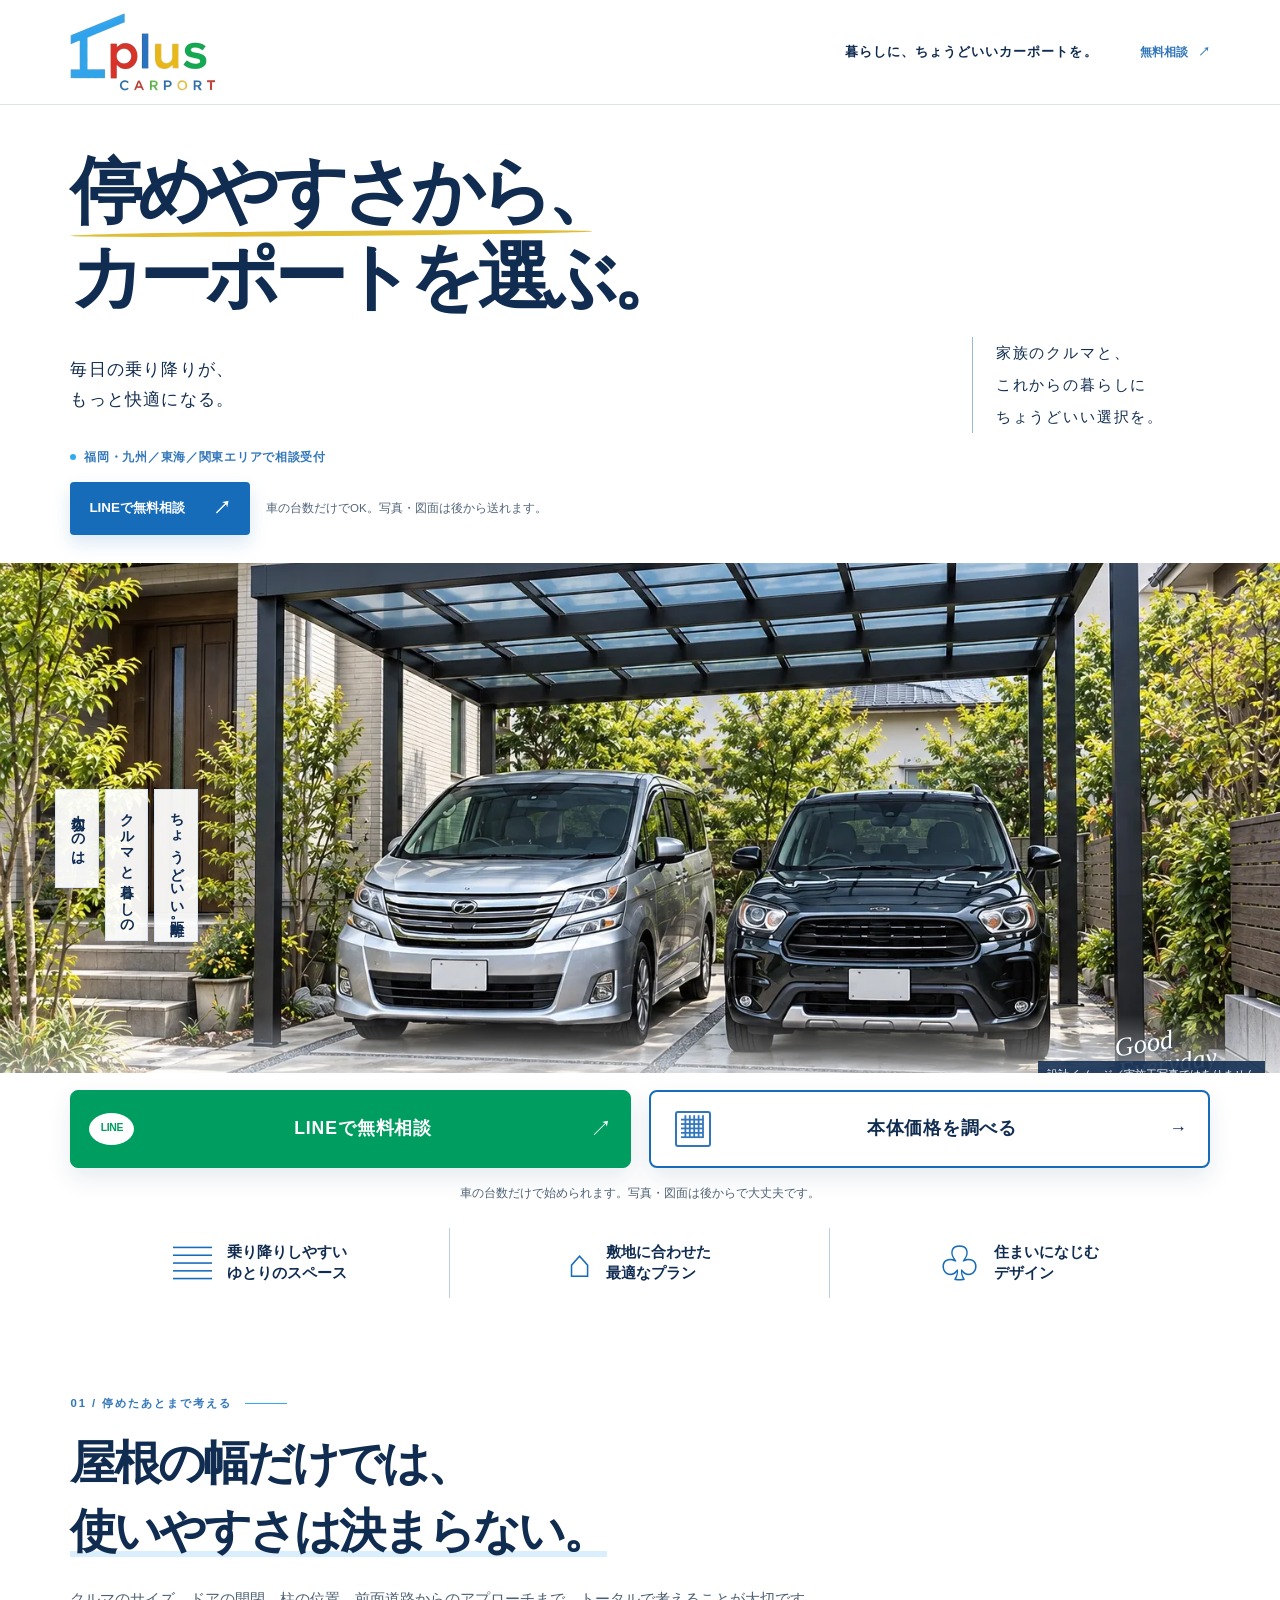
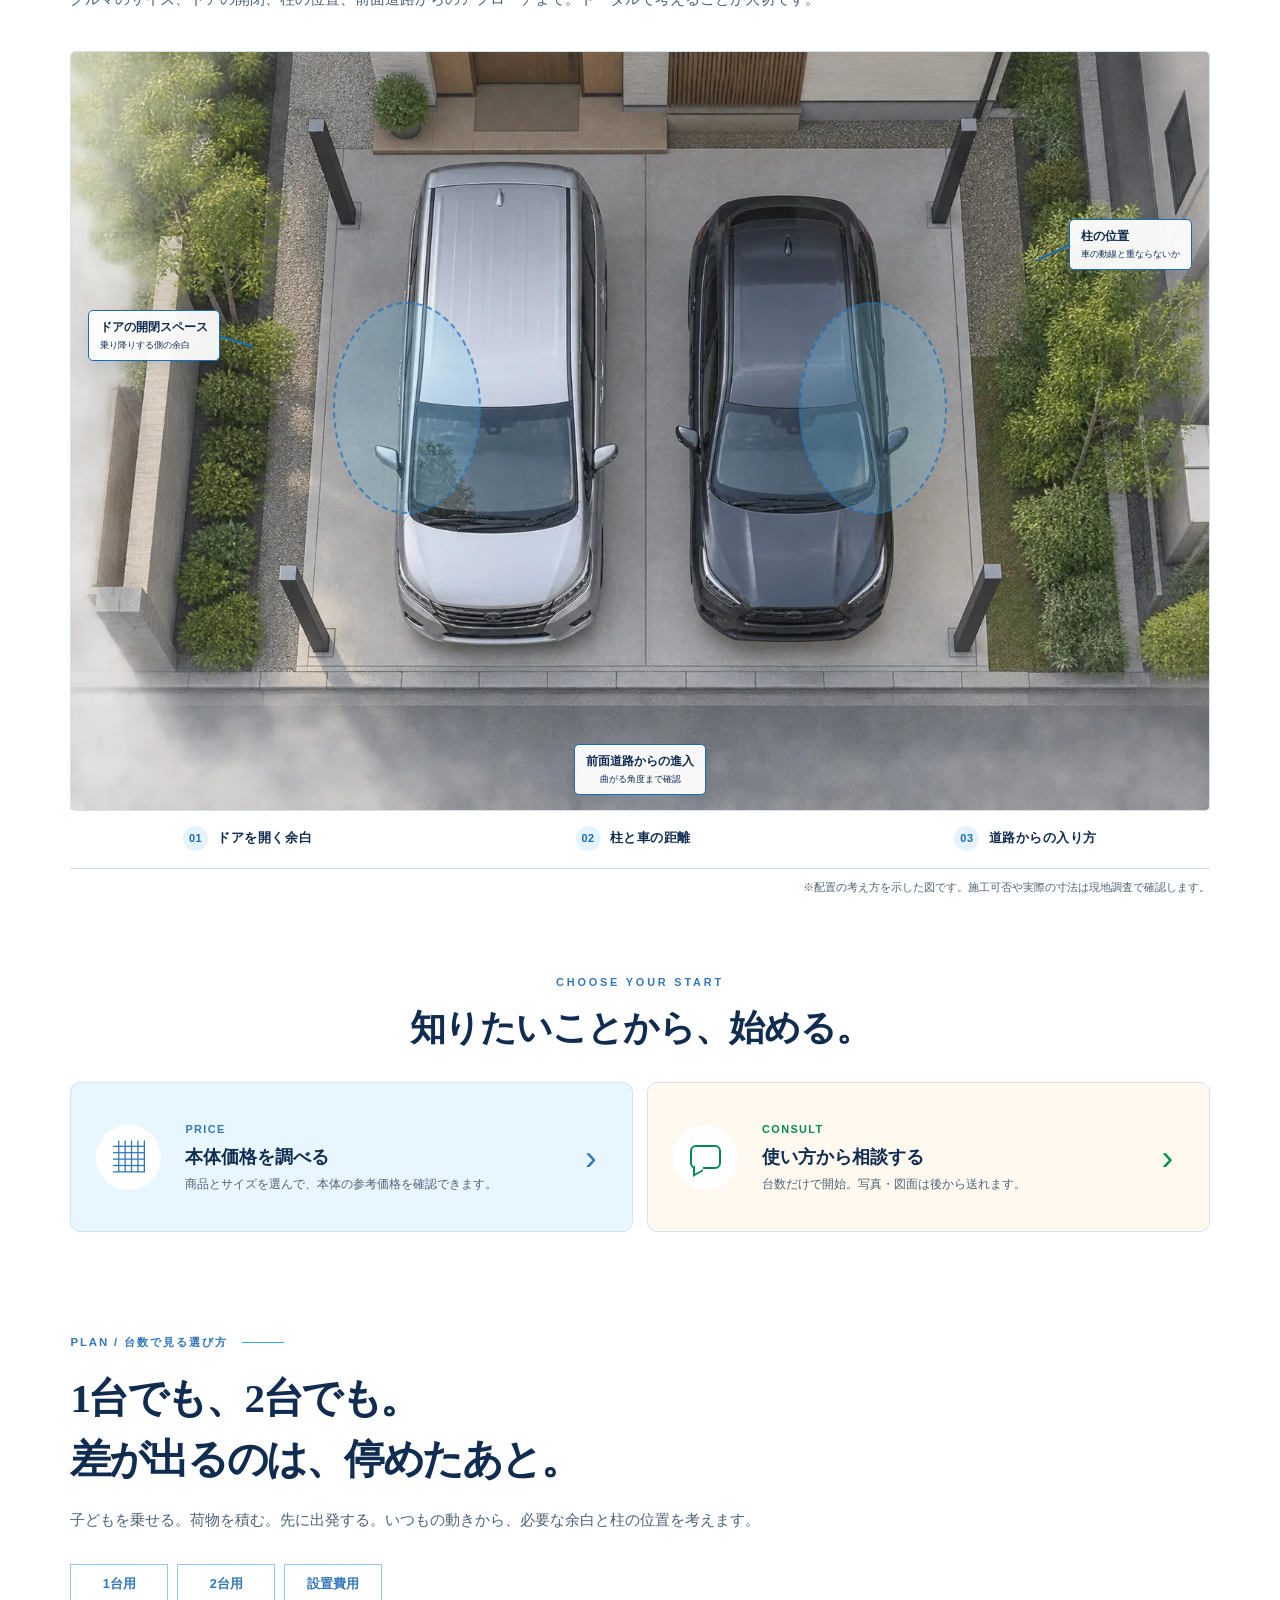
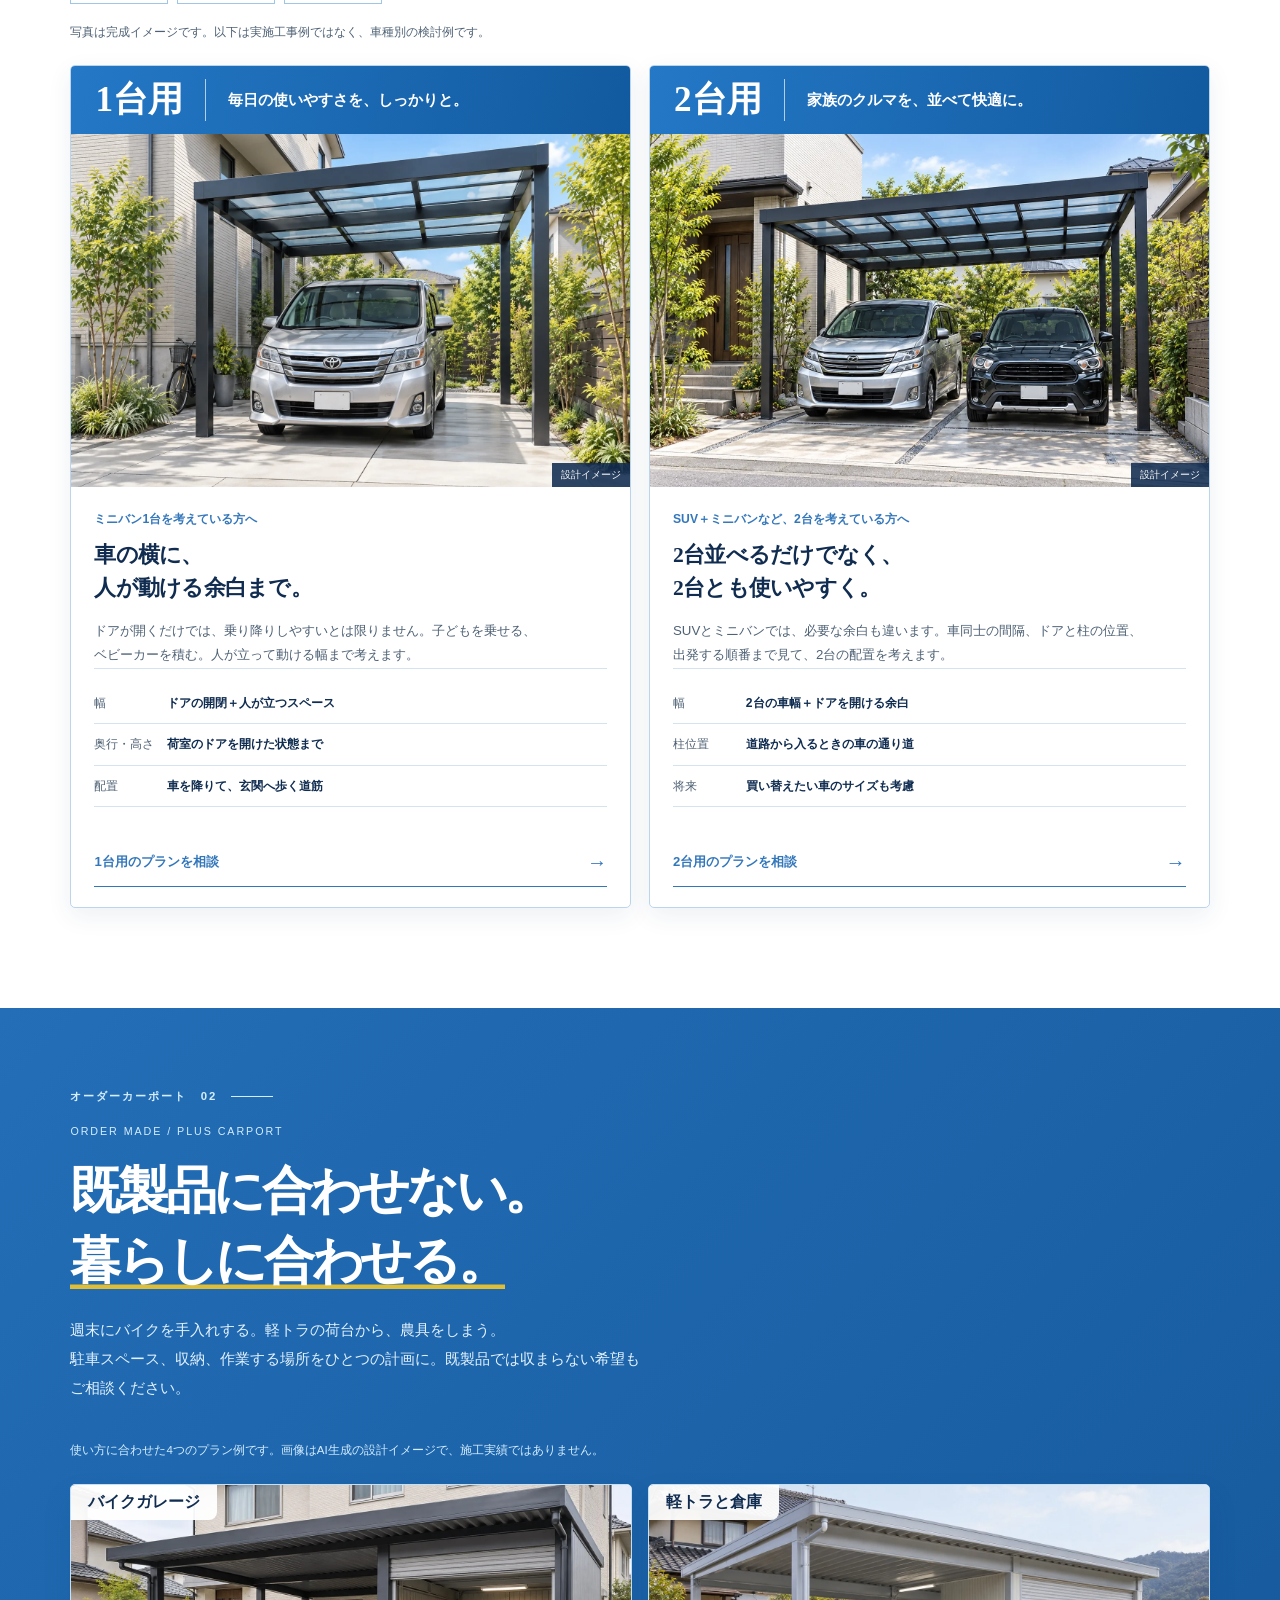
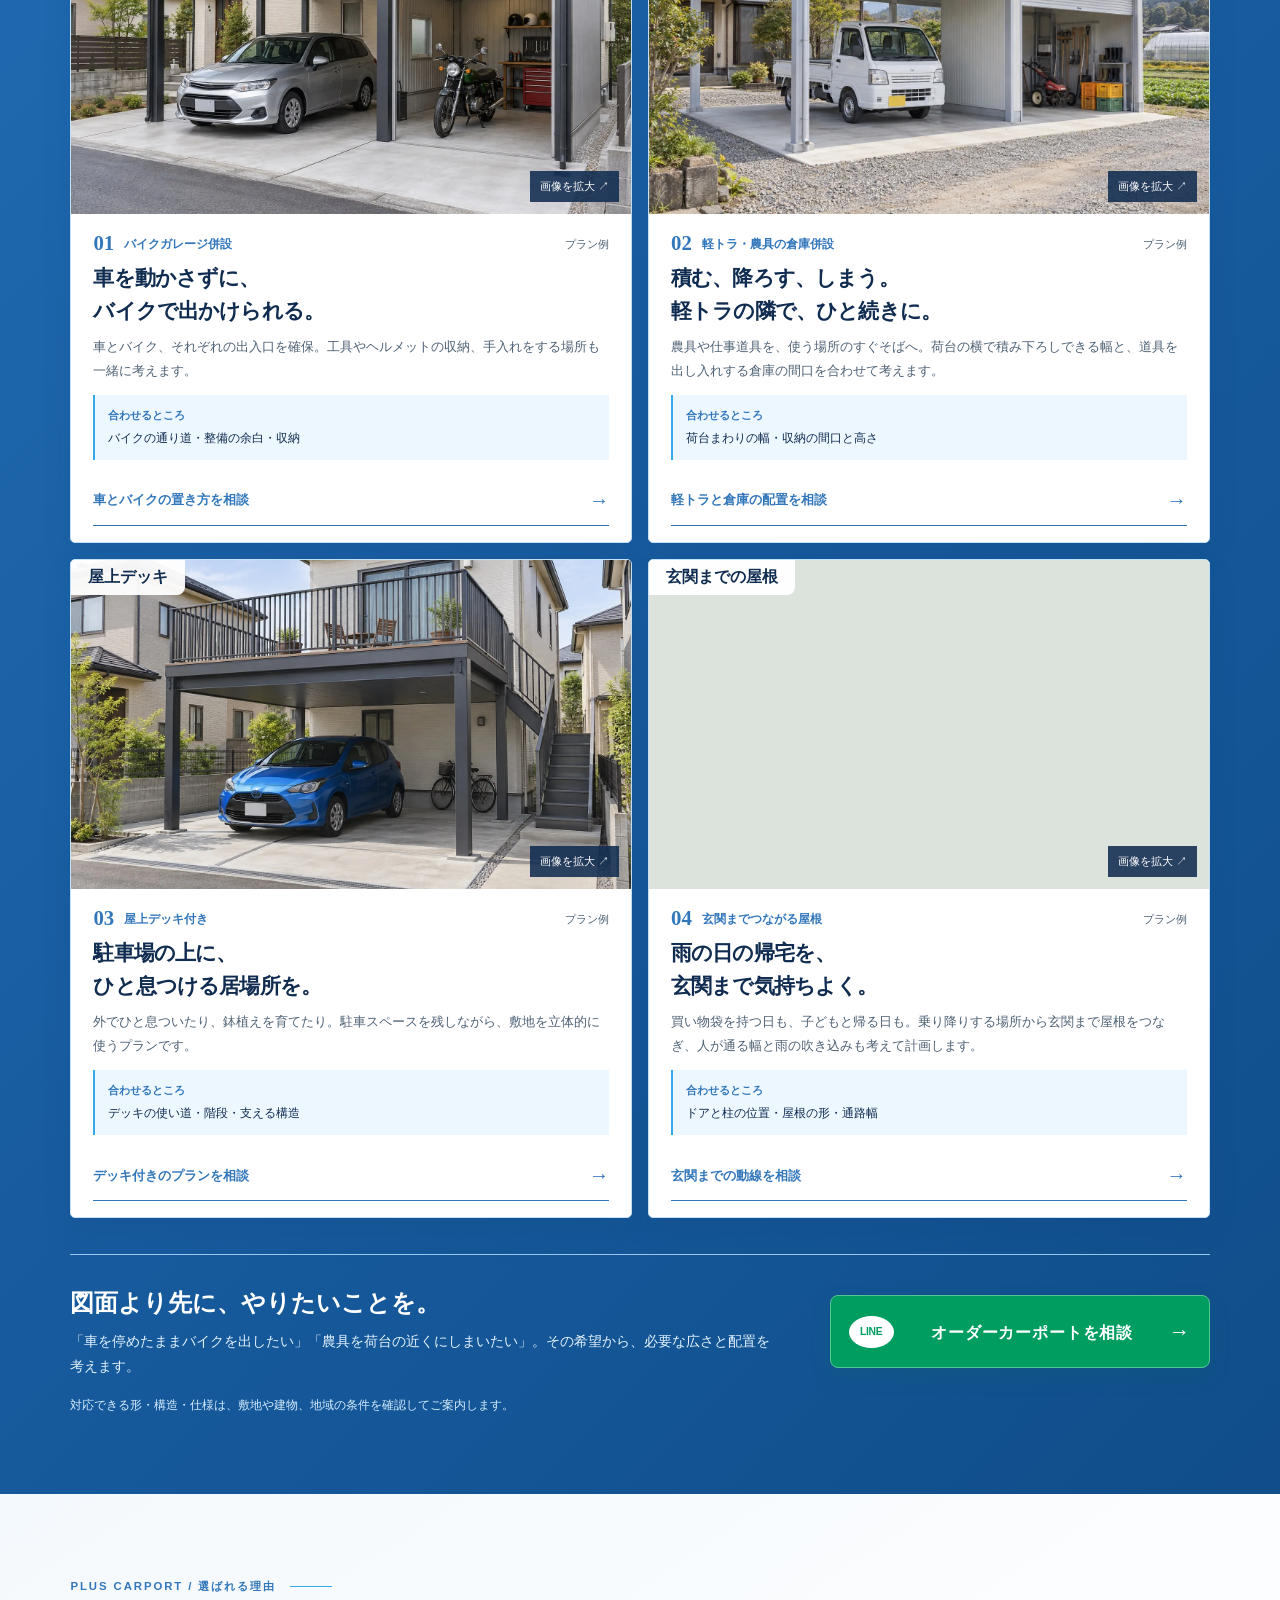
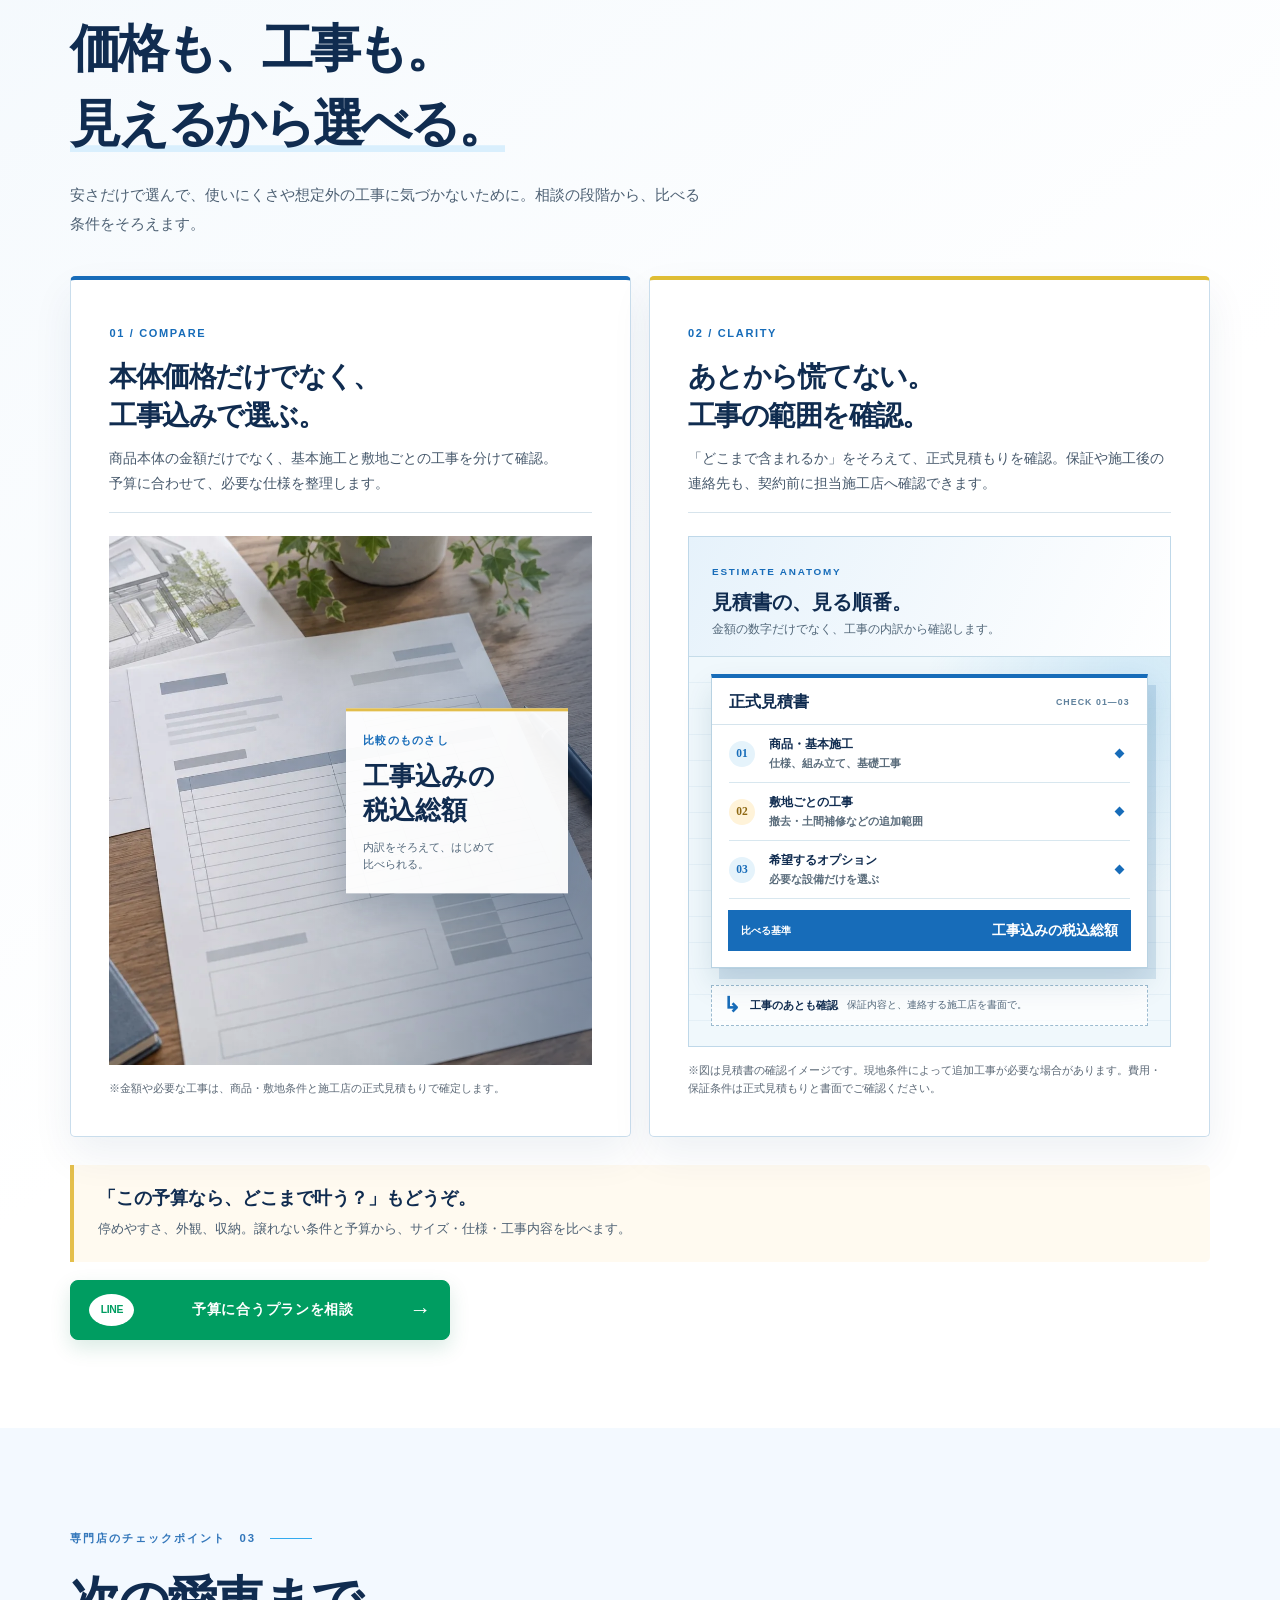
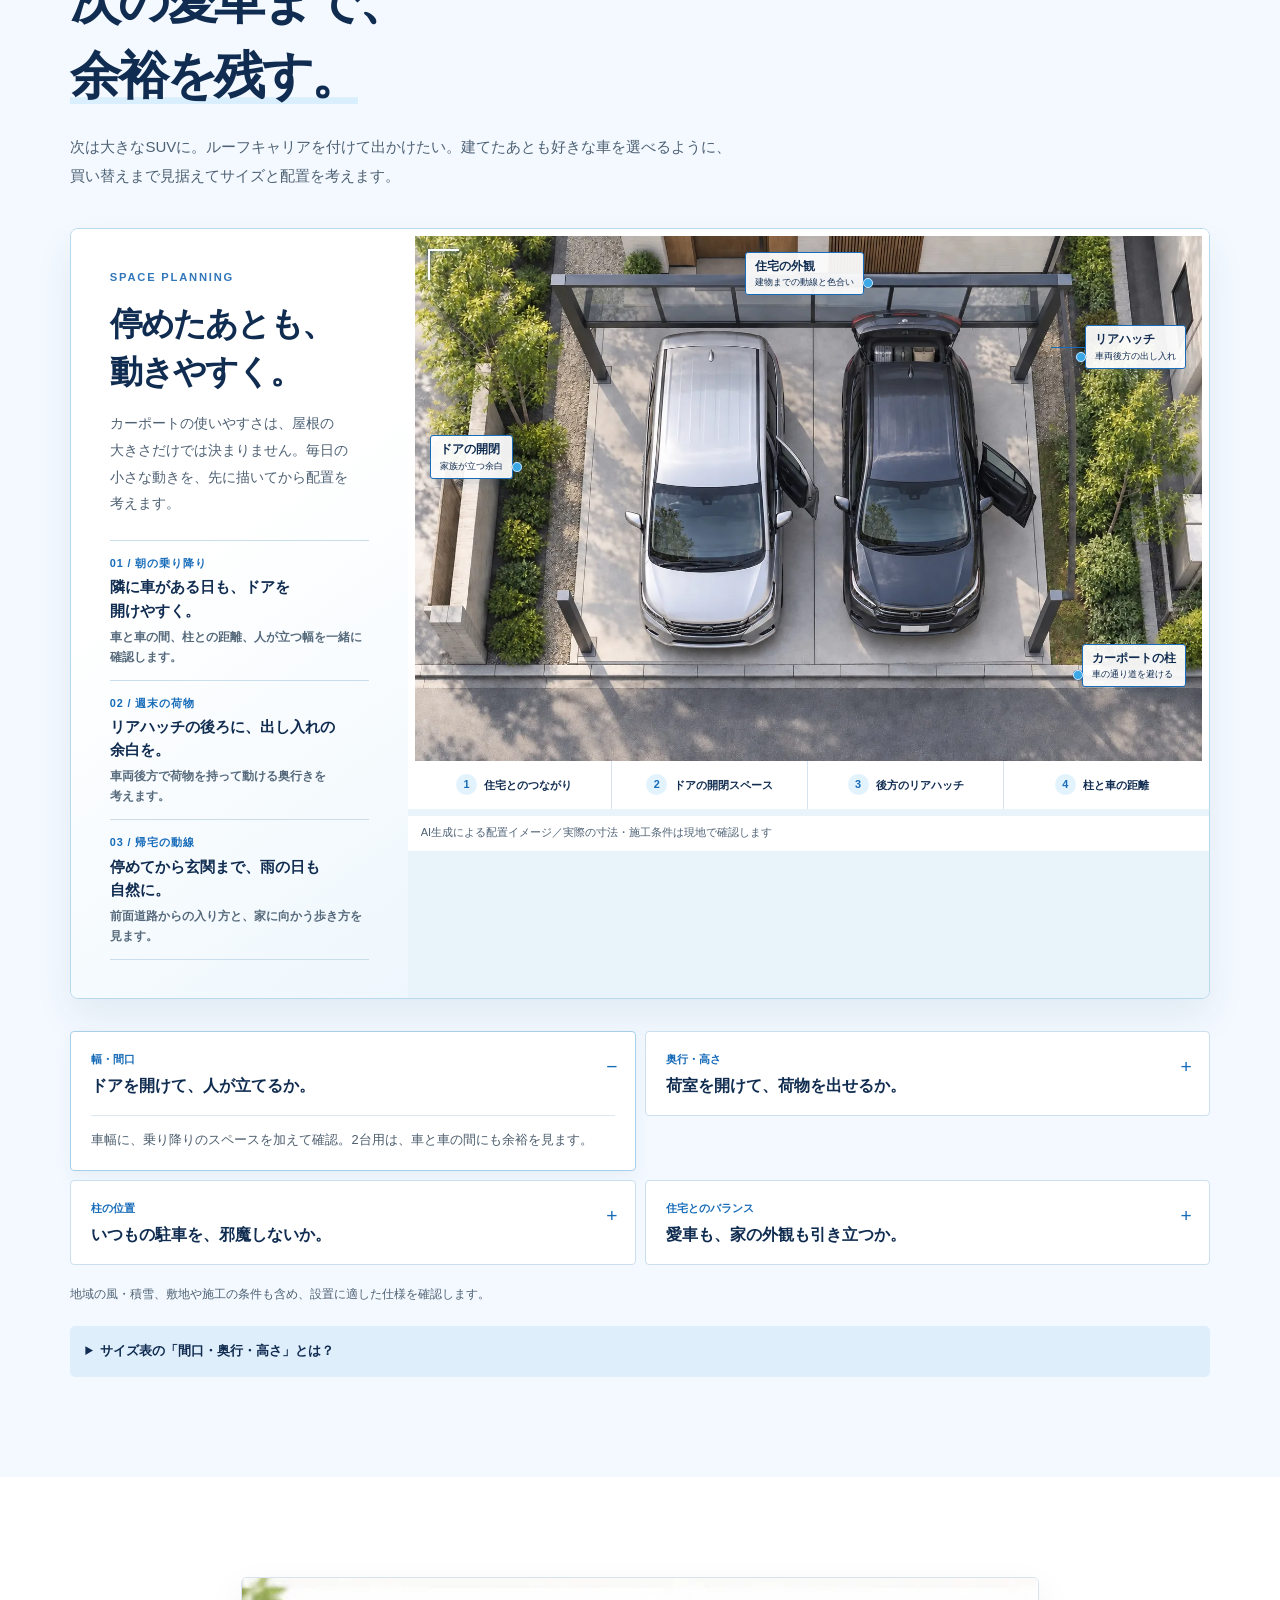
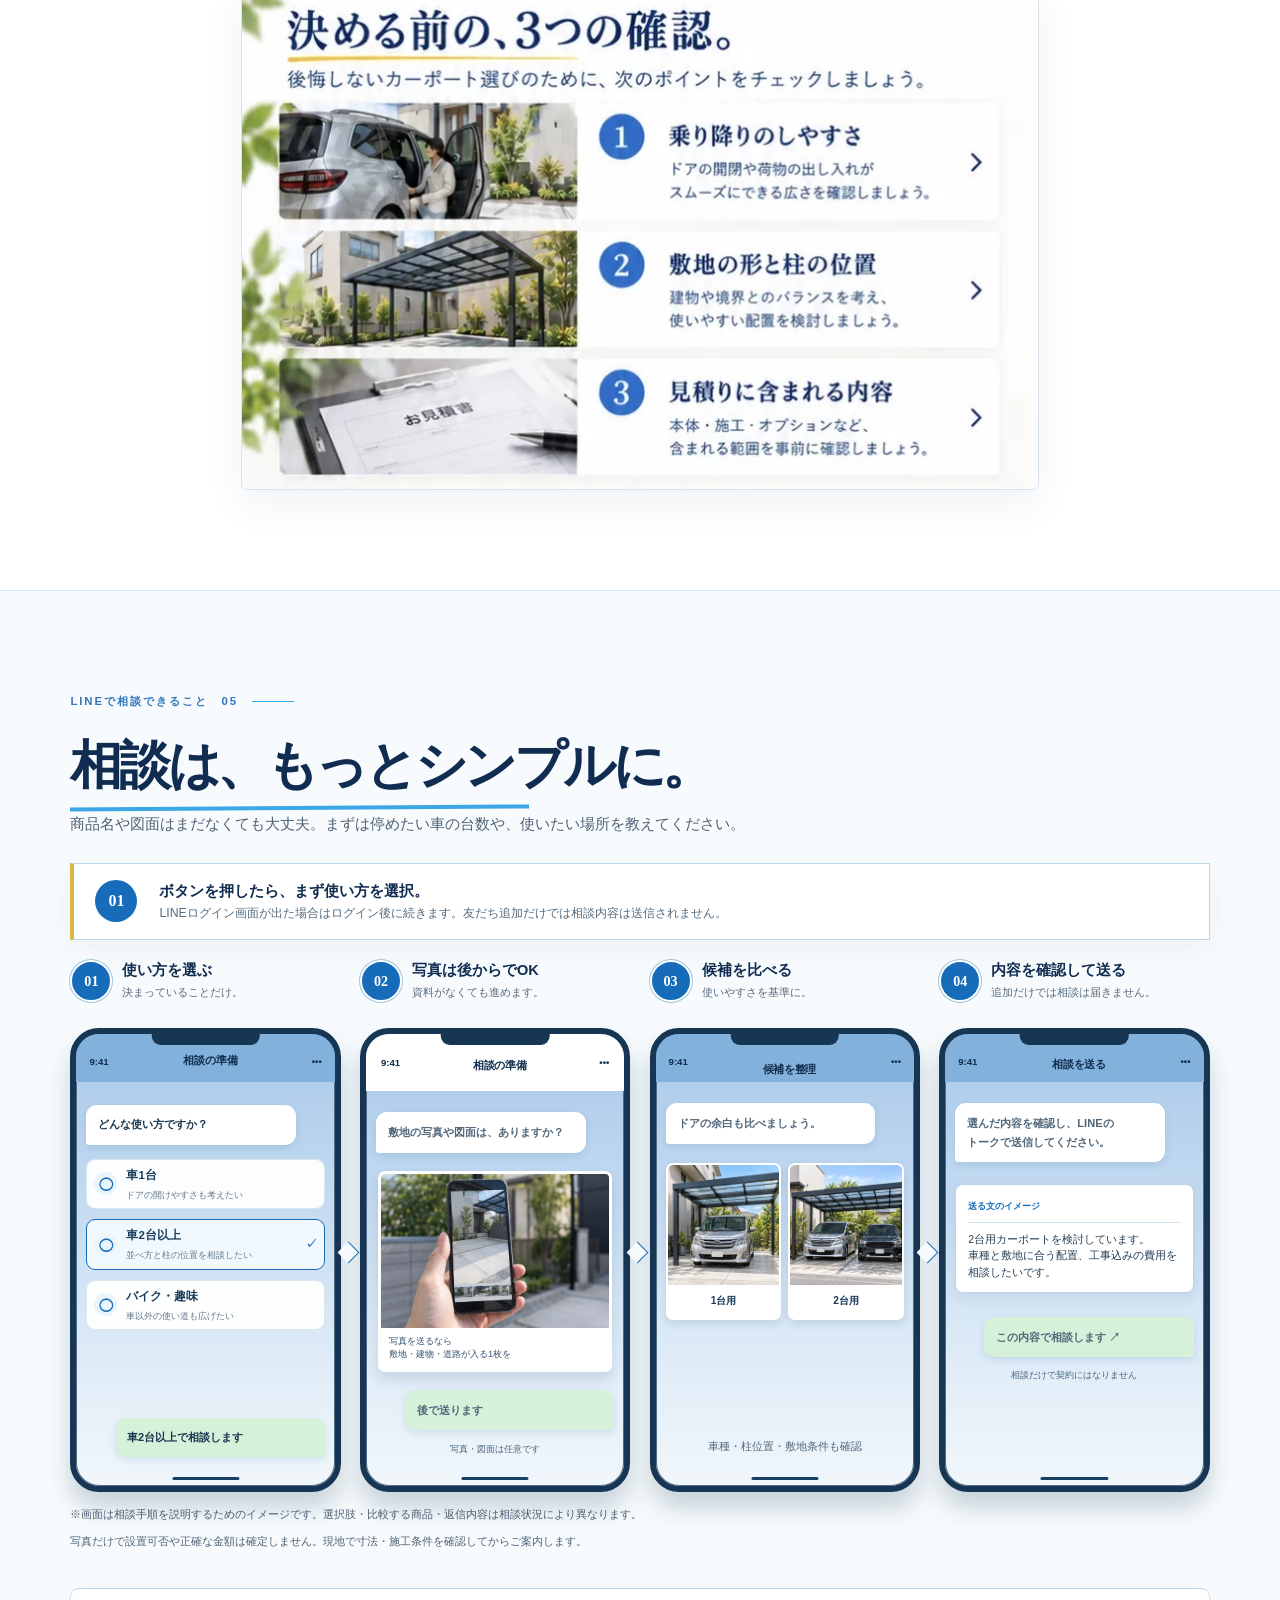
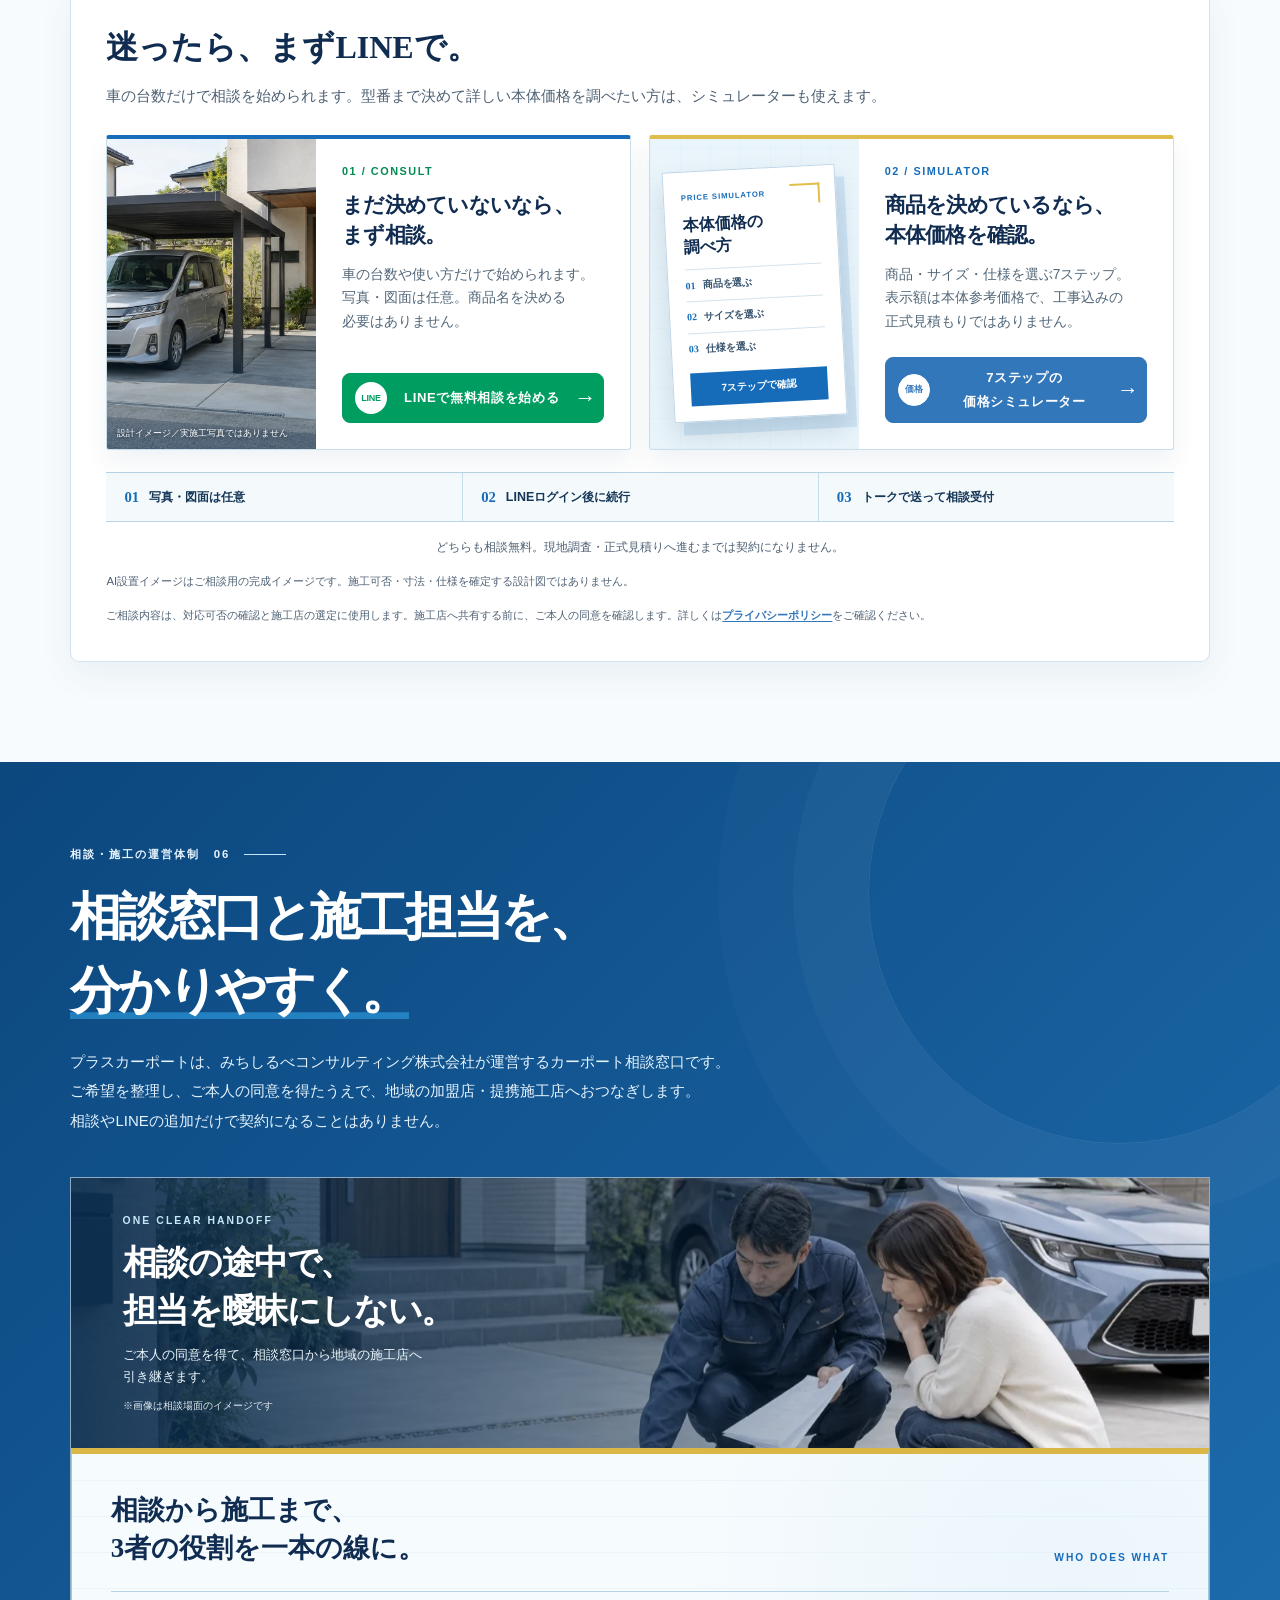
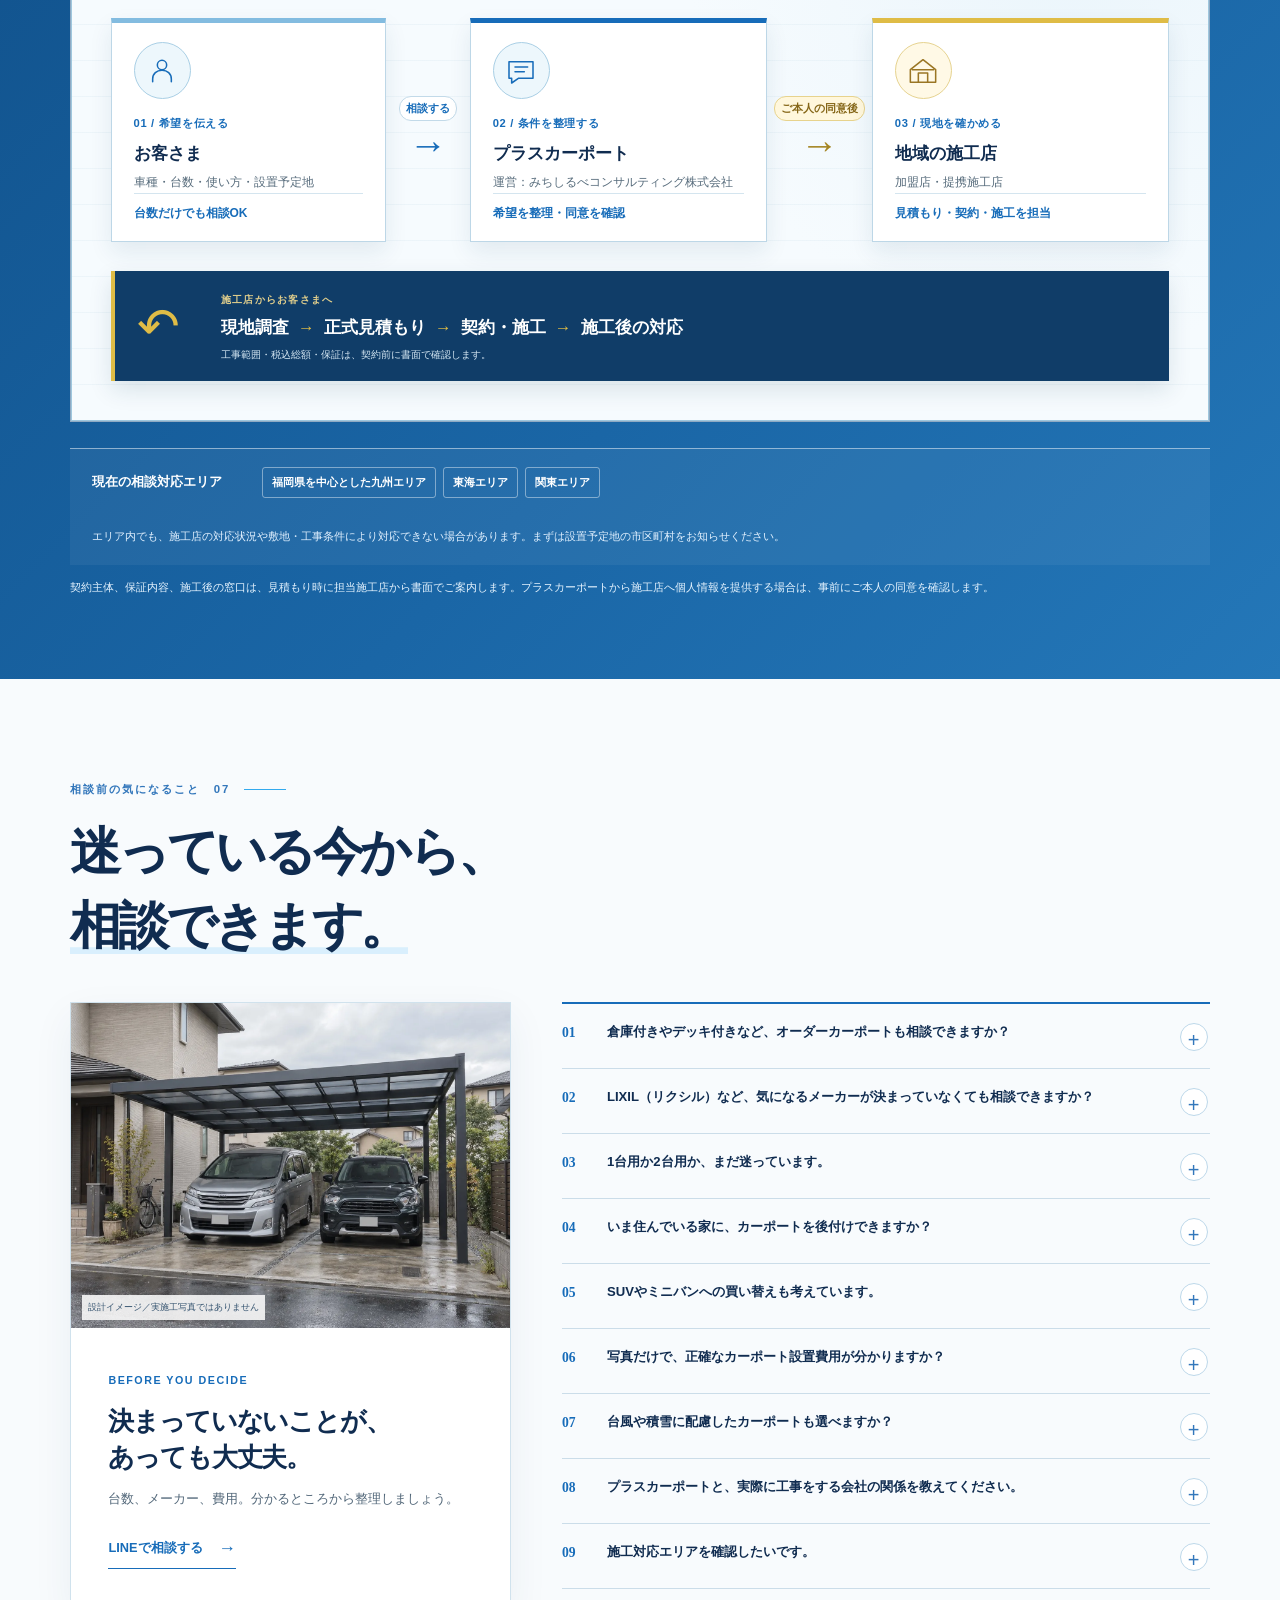
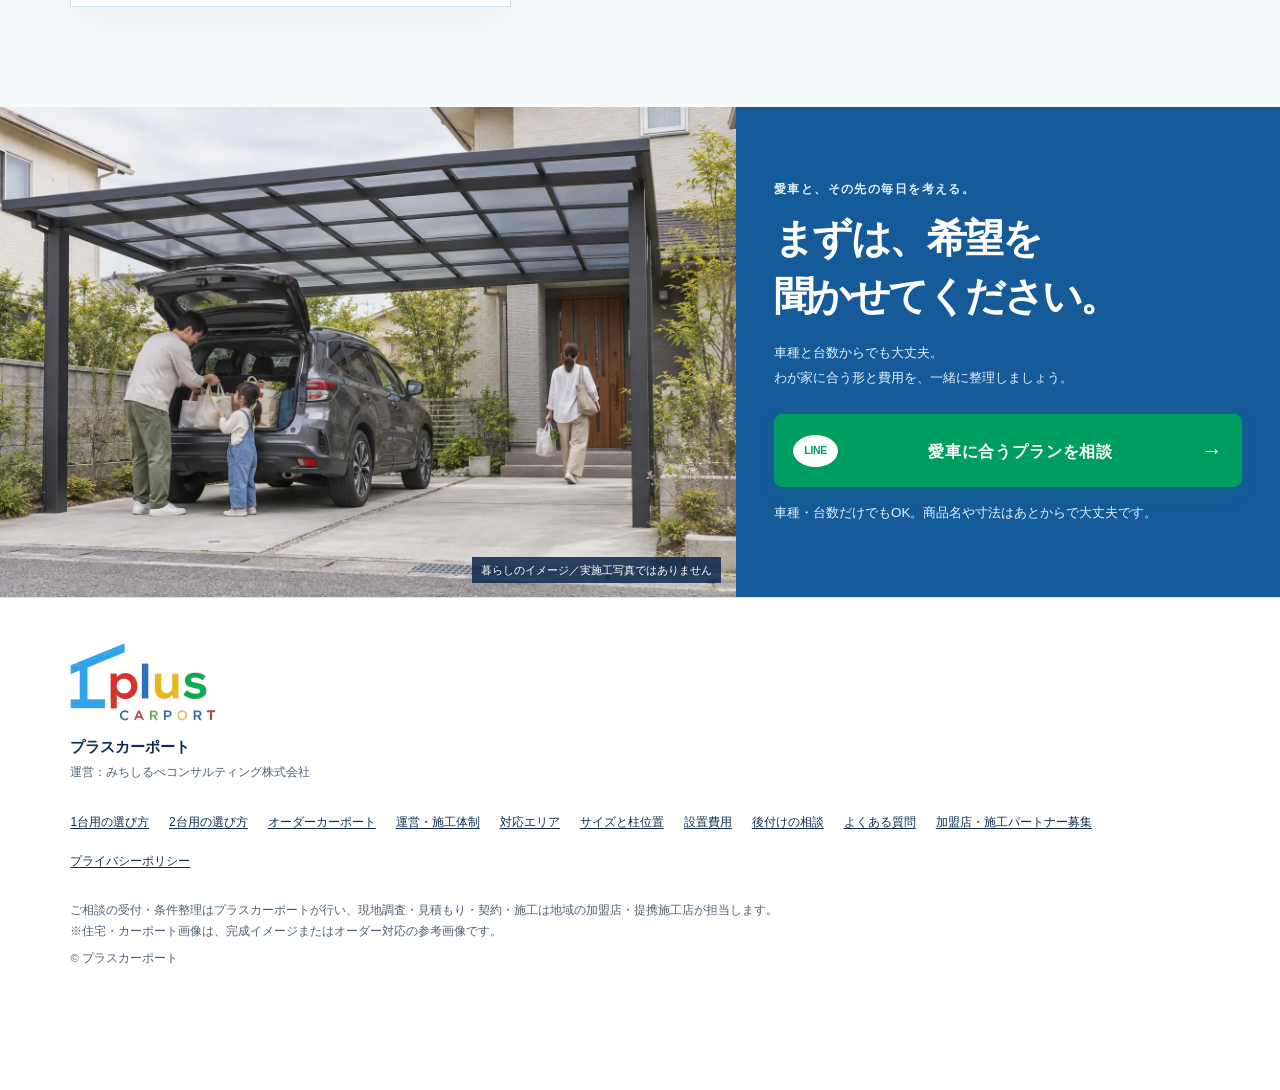
<file: public/index.html>
<!doctype html>
<html lang="ja">
<head>
  <meta charset="UTF-8" />
  <meta name="viewport" content="width=device-width, initial-scale=1, viewport-fit=cover" />
  <meta name="theme-color" content="#3377bb" />
  <meta name="robots" content="noindex,follow,max-image-preview:large" />
  <meta name="description" content="福岡・九州、東海、関東エリアで、1台用・2台用、後付け、オーダーカーポートをご相談いただける窓口です。車種・台数・敷地に合うプランを整理し、地域の加盟店・提携施工店が現地調査、見積もり、施工を担当します。" />
  <link rel="canonical" href="https://michishirube-consulting.github.io/plus-carport/" />
  <link rel="alternate" hreflang="ja" href="https://michishirube-consulting.github.io/plus-carport/" />
  <link rel="sitemap" type="application/xml" href="https://michishirube-consulting.github.io/plus-carport/sitemap.xml" />
  <meta property="og:type" content="website" />
  <meta property="og:locale" content="ja_JP" />
  <meta property="og:site_name" content="プラスカーポート" />
  <meta property="og:title" content="カーポート専門店プラスカーポート｜1台・2台用・後付け・オーダー設計" />
  <meta property="og:description" content="福岡・九州、東海、関東エリア対応。愛車と敷地に合うカーポートを整理し、地域の加盟店・提携施工店へおつなぎします。" />
  <meta property="og:url" content="https://michishirube-consulting.github.io/plus-carport/" />
  <meta property="og:image" content="https://michishirube-consulting.github.io/plus-carport/assets/hero-editorial-fidelity.jpg" />
  <meta property="og:image:width" content="1536" />
  <meta property="og:image:height" content="1024" />
  <meta property="og:image:alt" content="ミニバンとSUVを並べた2台用カーポートのAI生成による設計イメージ" />
  <meta name="twitter:card" content="summary_large_image" />
  <meta name="twitter:title" content="カーポート専門店プラスカーポート｜1台・2台用・後付け・オーダー設計" />
  <meta name="twitter:description" content="福岡・九州、東海、関東エリア対応。愛車と毎日の動きから、停めやすいカーポートと工事込みの費用を考えます。" />
  <meta name="twitter:image" content="https://michishirube-consulting.github.io/plus-carport/assets/hero-editorial-fidelity.jpg" />
  <link rel="icon" type="image/svg+xml" href="data:image/svg+xml,%3Csvg xmlns='http://www.w3.org/2000/svg' viewBox='0 0 64 64'%3E%3Crect width='64' height='64' rx='12' fill='white'/%3E%3Cpath d='M9 23 55 7v10L31 26v24h18v8H9v-8h13V29L9 34z' fill='%2330a8e5'/%3E%3C/svg%3E" />
  <title>カーポート専門店プラスカーポート｜1台・2台用・後付け・オーダー設計</title>
  <link rel="preload" href="assets/hero-editorial-fidelity.webp" as="image" fetchpriority="high" media="(min-width: 641px)" />
  <link rel="preload" href="assets/hero-mobile-fidelity-v2.webp" as="image" fetchpriority="high" media="(max-width: 640px)" />
  <link rel="stylesheet" href="lp.css?v=20260929" />
  <script type="application/ld+json">
    {"@context":"https://schema.org","@graph":[{"@type":"Organization","@id":"https://michishirube-consulting.github.io/plus-carport/#organization","name":"みちしるべコンサルティング株式会社","legalName":"みちしるべコンサルティング株式会社","url":"https://michishirube-consulting.github.io/plus-carport/","brand":{"@id":"https://michishirube-consulting.github.io/plus-carport/#brand"}},{"@type":"Brand","@id":"https://michishirube-consulting.github.io/plus-carport/#brand","name":"プラスカーポート","alternateName":"plus CARPORT","url":"https://michishirube-consulting.github.io/plus-carport/","logo":"https://michishirube-consulting.github.io/plus-carport/assets/plus-carport-logo.png"},{"@type":"WebSite","@id":"https://michishirube-consulting.github.io/plus-carport/#website","url":"https://michishirube-consulting.github.io/plus-carport/","name":"プラスカーポート","inLanguage":"ja","publisher":{"@id":"https://michishirube-consulting.github.io/plus-carport/#organization"}},{"@type":"WebPage","@id":"https://michishirube-consulting.github.io/plus-carport/#webpage","url":"https://michishirube-consulting.github.io/plus-carport/","name":"カーポート専門店プラスカーポート｜1台・2台用・後付け・オーダー設計","description":"福岡・九州、東海、関東エリアで、車種・台数・敷地に合わせたカーポート選びと地域の施工店への相談を受け付けるページ。","inLanguage":"ja","isPartOf":{"@id":"https://michishirube-consulting.github.io/plus-carport/#website"},"about":{"@id":"https://michishirube-consulting.github.io/plus-carport/#carport-service"},"primaryImageOfPage":{"@type":"ImageObject","url":"https://michishirube-consulting.github.io/plus-carport/assets/hero-editorial-fidelity.jpg","caption":"AI生成による2台用カーポートの設計イメージ"}},{"@type":"Service","@id":"https://michishirube-consulting.github.io/plus-carport/#carport-service","url":"https://michishirube-consulting.github.io/plus-carport/","name":"プラスカーポートのカーポート相談・施工店案内","serviceType":"カーポートの相談受付、条件整理、加盟店・提携施工店の案内、設置・施工相談","provider":{"@id":"https://michishirube-consulting.github.io/plus-carport/#organization"},"brand":{"@id":"https://michishirube-consulting.github.io/plus-carport/#brand"},"areaServed":[{"@type":"AdministrativeArea","name":"福岡県を中心とした九州エリア"},{"@type":"AdministrativeArea","name":"東海エリア"},{"@type":"AdministrativeArea","name":"関東エリア"}],"description":"車種・台数・使い方を整理し、相談者の同意を得たうえで、対応可能な地域の加盟店・提携施工店へつなぐカーポート相談窓口。現地調査、見積もり、契約、施工は各施工店が担当します。"},{"@type":"FAQPage","@id":"https://michishirube-consulting.github.io/plus-carport/#faq-schema","url":"https://michishirube-consulting.github.io/plus-carport/#faq","mainEntity":[{"@type":"Question","name":"倉庫付きやデッキ付きなど、オーダーカーポートも相談できますか？","acceptedAnswer":{"@type":"Answer","text":"オーダーカーポートも相談できます。倉庫併設、屋上デッキ、玄関への屋根など、希望の使い方や参考写真をもとに、敷地・建物・地域の条件を確認して対応できる形と費用をご案内します。"}},{"@type":"Question","name":"LIXIL（リクシル）など、気になるメーカーが決まっていなくても相談できますか？","acceptedAnswer":{"@type":"Answer","text":"メーカー未定でも相談できます。台数、車種、使い方を先に整理し、取扱可否を含めて候補を確認します。特定メーカーや商品を希望する場合は商品名をお知らせください。"}},{"@type":"Question","name":"1台用か2台用か、まだ迷っています。","acceptedAnswer":{"@type":"Answer","text":"今の台数、将来の買い替え、自転車の置き場などを伺い、敷地の広さと乗り降りの余裕を踏まえて比較します。"}},{"@type":"Question","name":"いま住んでいる家に、カーポートを後付けできますか？","acceptedAnswer":{"@type":"Answer","text":"既存住宅も検討できます。敷地の寸法、境界、土間、地中の配管、道路や玄関との位置関係を確認して設置可否を判断します。"}},{"@type":"Question","name":"SUVやミニバンへの買い替えも考えています。","acceptedAnswer":{"@type":"Answer","text":"候補の車種があれば、今の車に加えて次の車の幅・長さ・高さ、ドアと荷室の開閉も含めて検討します。"}},{"@type":"Question","name":"写真だけで、正確なカーポート設置費用が分かりますか？","acceptedAnswer":{"@type":"Answer","text":"写真は希望や駐車場の状態を把握する出発点です。正確な設置可否や金額は、寸法・基礎・既存物などの施工条件を現地で確認してからご案内します。"}},{"@type":"Question","name":"台風や積雪に配慮したカーポートも選べますか？","acceptedAnswer":{"@type":"Answer","text":"地域の基準風速や積雪量、敷地条件を確認し、製品ごとの耐風圧・耐積雪性能を比較して候補を検討します。"}},{"@type":"Question","name":"プラスカーポートと、実際に工事をする会社の関係を教えてください。","acceptedAnswer":{"@type":"Answer","text":"プラスカーポートは、みちしるべコンサルティング株式会社が運営する相談窓口です。相談内容を整理し、同意を得たうえで地域の加盟店・提携施工店へつなぎます。現地調査、見積もり、契約、施工、施工後の対応は、担当する施工店が行います。"}},{"@type":"Question","name":"施工対応エリアを確認したいです。","acceptedAnswer":{"@type":"Answer","text":"福岡県を中心とした九州エリア、東海エリア、関東エリアで相談を受け付けています。エリア内でも施工店の対応状況や敷地条件により対応できない場合があるため、設置予定地の市区町村を確認してご案内します。"}}]}]}
  </script>
  <script id="contact-config" type="application/json">{"lineUrl":"https://liff.line.me/2008296342-NND2cbRC?mode=direct"}</script>
</head>
<body>
  <a class="skip-link" href="#main-content">本文へ移動</a>
  <div class="site-shell">
    <header class="site-header">
      <a class="brand" href="#main-content" aria-label="プラスカーポート トップへ">
        <span class="brand-logo brand-logo--header"><img src="assets/plus-carport-logo-512.webp" width="512" height="512" alt="" /></span>
      </a>
      <p class="header-tagline">暮らしに、ちょうどいいカーポートを。</p>
      <a class="header-consult" href="#line-consult" data-line-direct data-position="header">無料相談 <span aria-hidden="true">↗</span></a>
      <details class="mobile-menu"><summary><span aria-hidden="true">☰</span><span>メニュー</span></summary><nav aria-label="モバイルメニュー"><a href="#examples">選び方</a><a href="#custom-carport">オーダー例</a><a href="#cost">価格の考え方</a><a href="#line-consult" data-line-direct data-position="mobile-menu">LINEで相談</a></nav></details>
    </header>
    <main id="main-content">
      <section class="hero" aria-labelledby="hero-title">
        <div class="hero-intro">
          <h1 id="hero-title"><span class="hero-title-desktop"><span>停めやすさから、</span><br />カーポートを<wbr>選ぶ。</span><span class="hero-title-mobile">停めやすさから、<br />カーポートを<br />選ぶ。</span></h1>
          <div class="hero-copy-row"><p class="hero-lead"><span class="desktop-only">毎日の<wbr>乗り<wbr>降りが、<br />もっと<wbr>快適に<wbr>なる。</span><span class="mobile-only">毎日の<wbr>乗り<wbr>降りが、<br />もっと<wbr>快適に<wbr>なる。</span></p><p class="hero-side-copy">家族の<wbr>クルマと、<br />これからの<wbr>暮らしに<br />ちょうど<wbr>いい<wbr>選択を。</p></div>
          <p class="hero-area">福岡・九州／東海／関東エリアで<wbr>相談受付</p>
          <div class="hero-early-action"><a href="#line-consult" data-line-direct data-position="hero-first-view">LINEで無料相談 <span aria-hidden="true">↗</span></a><span>車の台数だけでOK。写真・図面は後から送れます。</span></div>
        </div>
        <figure class="hero-media">
          <picture><source media="(max-width: 640px)" srcset="assets/hero-mobile-fidelity-v2.webp" /><img src="assets/hero-editorial-fidelity.webp" width="1536" height="1024" alt="日本の住宅の2台用カーポートにミニバンとSUVを並べたAI生成の設計イメージ。実施工写真ではありません。" fetchpriority="high" /></picture>
          <div class="hero-photo-callout" aria-hidden="true"><span>大切なのは、</span><span>クルマと暮らしの</span><span>ちょうどいい距離。</span></div><span class="hero-english" aria-hidden="true">Good<br />Everyday</span>
          <figcaption class="image-note">設計イメージ／実施工写真では<wbr>ありません</figcaption>
        </figure>
        <div class="hero-action-card">
          <a class="line-button" href="#line-consult" data-line-direct data-position="hero"><span class="chat-icon" aria-hidden="true">LINE</span><span>LINEで<wbr>無料相談</span><span class="button-arrow" aria-hidden="true">↗</span></a>
          <nav class="hero-shortcuts" aria-label="知りたいことから見る">
            <a href="https://plus-carport-consult.vercel.app/carport" data-simulator-entry data-position="hero-price"><span class="price-icon" aria-hidden="true">▦</span>本体価格を調べる <span aria-hidden="true">→</span></a>
          </nav>
          <p class="button-note">車の<wbr>台数だけで<wbr>始められます。<wbr>写真・<wbr>図面は<wbr>後からで<wbr>大丈夫です。</p>
        </div>
        <div class="hero-benefits" aria-label="プラスカーポートが大切にすること"><div><span aria-hidden="true">▤</span>乗り降りしやすい<br />ゆとりのスペース</div><div><span aria-hidden="true">⌂</span>敷地に合わせた<br />最適なプラン</div><div><span aria-hidden="true">♧</span>住まいになじむ<br />デザイン</div></div>
      </section>

      <section class="examples" id="examples" aria-labelledby="examples-title">
        <div class="section-heading">
          <p class="section-number">01 / 停めた<wbr>あとまで<wbr>考える</p>
          <h2 id="examples-title"><span class="desktop-only">屋根の<wbr>幅だけでは、<br /><em>使いやすさは<wbr>決まらない。</em></span><span class="mobile-only">家と<wbr>車に、<br /><em>ちょうど<wbr>いい形を。</em></span></h2>
          <p>クルマのサイズ、ドアの開閉、柱の位置、前面道路からのアプローチまで。トータルで考えることが大切です。</p>
        </div>
        <div class="parking-diagram">
          <div class="parking-diagram-visual"><img src="assets/parking-plan-photo-120b.webp" width="1536" height="1024" loading="lazy" alt="2台の車、敷地の植栽、4本の柱と前面道路を上から見たAI生成の配置イメージ。設計図や施工実績ではありません。" /><span class="parking-clearance parking-clearance--left" aria-hidden="true"></span><span class="parking-clearance parking-clearance--right" aria-hidden="true"></span><span class="parking-callout parking-callout--door"><strong>ドアの<wbr>開閉スペース</strong><small>乗り降りする<wbr>側の<wbr>余白</small></span><span class="parking-callout parking-callout--post"><strong>柱の<wbr>位置</strong><small>車の<wbr>動線と<wbr>重ならないか</small></span><span class="parking-callout parking-callout--entry"><strong>前面道路からの進入</strong><small>曲がる角度まで確認</small></span></div>
          <div class="parking-diagram-copy"><span><b>01</b> ドアを<wbr>開く<wbr>余白</span><span><b>02</b> 柱と<wbr>車の<wbr>距離</span><span><b>03</b> 道路からの<wbr>入り方</span></div>
          <p class="diagram-note">※配置の考え方を示した図です。施工可否や実際の寸法は現地調査で確認します。</p>
        </div>
        <div class="decision-heading"><p>CHOOSE YOUR START</p><h3><span class="desktop-only">知りたい<wbr>ことから、<wbr>始める。</span><span class="mobile-only">選び方は、<wbr>ふたつ。</span></h3></div>
        <div class="decision-grid" aria-label="相談の2つの入口">
          <a class="decision-card decision-card--price" href="https://plus-carport-consult.vercel.app/carport" data-simulator-entry data-position="early-choice-price"><img class="decision-photo" src="assets/one-car-fidelity.webp" width="1536" height="1024" alt="" loading="lazy" /><span class="decision-symbol" aria-hidden="true">▦</span><span class="decision-card-text"><small>PRICE</small><strong>本体<wbr>価格を<wbr>調べる</strong><span>商品と<wbr>サイズを<wbr>選んで、<wbr>本体の<wbr>参考価格を<wbr>確認できます。</span></span><span class="decision-arrow" aria-hidden="true">›</span></a>
          <a class="decision-card decision-card--line" href="#line-consult" data-line-direct data-position="early-choice-line"><img class="decision-photo" src="assets/hero-editorial-fidelity.webp" width="1536" height="1024" alt="" loading="lazy" /><span class="decision-symbol decision-symbol--chat" aria-hidden="true"></span><span class="decision-card-text"><small>CONSULT</small><strong>使い方から<wbr>相談する</strong><span>台数だけで<wbr>開始。<wbr>写真・<wbr>図面は<wbr>後から<wbr>送れます。</span></span><span class="decision-arrow" aria-hidden="true">›</span></a>
        </div>
        <div class="example-intro"><p class="section-number">PLAN / 台数で<wbr>見る<wbr>選び方</p><h3>1台でも、<wbr>2台でも。<br />差が<wbr>出るのは、<wbr>停めた<wbr>あと。</h3><p>子どもを乗せる。荷物を積む。先に出発する。いつもの動きから、必要な余白と柱の位置を考えます。</p></div>
        <nav class="filter-row" aria-label="台数別の検討プラン"><a class="filter-chip" href="#case-one">1台用</a><a class="filter-chip" href="#case-two">2台用</a><a class="filter-chip" href="#cost">設置費用</a></nav>
        <p class="image-disclosure">写真は完成イメージです。以下は実施工事例ではなく、車種別の検討例です。</p>
        <div class="case-grid">
          <article class="case-card" id="case-one">
            <div class="case-banner"><strong>1台用</strong><span>毎日の<wbr>使いやすさを、<wbr>しっかりと。</span></div>
            <div class="case-image"><img src="assets/one-car-fidelity.webp" width="1536" height="1024" alt="1台用カーポートのAI生成による設計イメージ。実施工写真ではありません。" loading="lazy" /><span class="case-tag">1台用</span><span class="image-note">設計イメージ</span></div>
            <div class="case-body">
              <span class="mobile-plan-count" role="heading" aria-level="3">1台用</span><span class="case-mobile-desc">毎日の<wbr>乗り降りも、<wbr>雨の<wbr>日の<wbr>出入りも<wbr>スムーズに。</span><p class="case-kicker">ミニバン1台を<wbr>考えている<wbr>方<wbr>へ</p>
              <h3>車の<wbr>横に、<br />人が<wbr>動ける<wbr>余白まで。</h3>
              <p>ドアが開くだけでは、乗り降りしやすいとは限りません。子どもを乗せる、ベビーカーを積む。人が立って動ける幅まで考えます。</p>
              <dl class="spec-list"><div><dt>幅</dt><dd>ドアの<wbr>開閉＋人が<wbr>立つスペース</dd></div><div><dt>奥行・高さ</dt><dd>荷室の<wbr>ドアを<wbr>開けた<wbr>状態まで</dd></div><div><dt>配置</dt><dd>車を<wbr>降りて、<wbr>玄関へ<wbr>歩く<wbr>道筋</dd></div></dl>
              <a class="text-link" href="#line-consult" data-line-direct data-position="one-car" data-plan="one-car">1台用の<wbr>プランを<wbr>相談 <span aria-hidden="true">→</span></a>
            </div>
          </article>
          <article class="case-card case-card--two" id="case-two">
            <div class="case-banner"><strong>2台用</strong><span>家族の<wbr>クルマを、<wbr>並べて<wbr>快適に。</span></div>
            <div class="case-image"><img src="assets/hero-editorial-fidelity.webp" width="1536" height="1024" alt="ミニバンとSUVを並べた2台用カーポートのAI生成による設計イメージ。実施工写真ではありません。" loading="lazy" /><span class="case-tag">2台用</span><span class="image-note">設計イメージ</span></div>
            <div class="case-body">
              <span class="mobile-plan-count" role="heading" aria-level="3">2台用</span><span class="case-mobile-desc">家族の<wbr>車を<wbr>並べて、<wbr>2台とも<wbr>使いやすく。</span><p class="case-kicker">SUV＋ミニバンなど、<wbr>2台を<wbr>考えている<wbr>方<wbr>へ</p>
              <h3>2台<wbr>並べるだけでなく、<br />2台とも<wbr>使いやすく。</h3>
              <p>SUVとミニバンでは、必要な余白も違います。車同士の間隔、ドアと柱の位置、出発する順番まで見て、2台の配置を考えます。</p>
              <dl class="spec-list"><div><dt>幅</dt><dd>2台の<wbr>車幅＋ドアを<wbr>開ける<wbr>余白</dd></div><div><dt>柱位置</dt><dd>道路から<wbr>入る<wbr>ときの<wbr>車の<wbr>通り道</dd></div><div><dt>将来</dt><dd>買い替えたい車の<wbr>サイズも<wbr>考慮</dd></div></dl>
              <a class="text-link" href="#line-consult" data-line-direct data-position="two-car" data-plan="two-car">2台用の<wbr>プランを<wbr>相談 <span aria-hidden="true">→</span></a>
            </div>
          </article>
        </div>
      </section>

      <section class="custom-section" id="custom-carport" aria-labelledby="custom-title">
        <div class="section-heading">
          <p class="section-number">オーダーカーポート <span>02</span></p>
          <p class="custom-eyebrow" lang="en">ORDER MADE / PLUS CARPORT</p>
          <h2 id="custom-title">既製品に<wbr>合わせない。<br /><em>暮らしに<wbr>合わせる。</em></h2>
          <p>週末にバイクを手入れする。軽トラの荷台から、農具をしまう。<br />駐車スペース、収納、作業する場所をひとつの計画に。既製品では収まらない希望もご相談ください。</p>
        </div>
        <p class="custom-disclosure">使い方に合わせた4つのプラン例です。画像はAI生成の設計イメージで、施工実績ではありません。</p>
        <div class="carousel-controls" data-controls-for="custom-grid"><span>プラン例を横に見る</span><button type="button" data-carousel-prev aria-label="前のプラン例">←</button><output aria-live="polite">1 / 4</output><button type="button" data-carousel-next aria-label="次のプラン例">→</button></div>
        <div class="custom-grid" id="custom-grid" role="region" aria-label="オーダーカーポートのプラン例。スマートフォンでは左右にスワイプできます" tabindex="0">
          <article class="custom-card" id="custom-architectural">
            <a class="custom-photo" href="assets/custom-architectural.webp" target="_blank" rel="noopener" aria-label="バイクガレージ併設プランの設計イメージを拡大（新しいタブ）"><img src="assets/custom-architectural.webp" width="1536" height="1024" alt="車とバイクそれぞれの出入口を確保した、ガレージ併設カーポートのAI生成イメージ。" loading="lazy" decoding="async" /><span class="custom-photo-label">バイクガレージ</span><span class="custom-zoom" aria-hidden="true">画像を拡大 ↗</span></a>
            <div class="custom-body">
              <p class="custom-category"><span>01</span> バイクガレージ併設 <small>プラン例</small></p>
              <h3>車を<wbr>動かさずに、<br />バイクで<wbr>出かけられる。</h3>
              <p>車とバイク、それぞれの出入口を確保。工具やヘルメットの収納、手入れをする場所も一緒に考えます。</p>
              <dl class="custom-design-points"><div><dt>合わせる<wbr>ところ</dt><dd>バイクの<wbr>通り道・整備の<wbr>余白・収納</dd></div></dl>
              <a class="text-link" href="#line-consult" data-line-direct data-position="custom-architectural" data-plan="bike">車と<wbr>バイクの<wbr>置き方を<wbr>相談 <span aria-hidden="true">→</span></a>
            </div>
          </article>
          <article class="custom-card" id="custom-storage">
            <a class="custom-photo" href="assets/custom-storage.webp" target="_blank" rel="noopener" aria-label="軽トラックと農具の倉庫併設プランの設計イメージを拡大（新しいタブ）"><img src="assets/custom-storage.webp" width="1536" height="1024" alt="軽トラックの駐車スペースと、農具が出し入れできる倉庫を並べたカーポートのAI生成イメージ。" loading="lazy" decoding="async" /><span class="custom-photo-label">軽トラと<wbr>倉庫</span><span class="custom-zoom" aria-hidden="true">画像を拡大 ↗</span></a>
            <div class="custom-body">
              <p class="custom-category"><span>02</span> 軽トラ・農具の<wbr>倉庫併設 <small>プラン例</small></p>
              <h3>積む、<wbr>降ろす、<wbr>しまう。<br />軽トラの<wbr>隣で、<wbr>ひと<wbr>続きに。</h3>
              <p>農具や仕事道具を、使う場所のすぐそばへ。荷台の横で積み下ろしできる幅と、道具を出し入れする倉庫の間口を合わせて考えます。</p>
              <dl class="custom-design-points"><div><dt>合わせる<wbr>ところ</dt><dd>荷台まわりの<wbr>幅・収納の<wbr>間口と<wbr>高さ</dd></div></dl>
              <a class="text-link" href="#line-consult" data-line-direct data-position="custom-storage" data-plan="truck">軽トラと<wbr>倉庫の<wbr>配置を<wbr>相談 <span aria-hidden="true">→</span></a>
            </div>
          </article>
          <article class="custom-card" id="custom-deck">
            <a class="custom-photo" href="assets/custom-deck.webp" target="_blank" rel="noopener" aria-label="屋上デッキ付きプランの設計イメージを拡大（新しいタブ）"><img src="assets/custom-deck.webp" width="1536" height="1024" alt="駐車スペースの上を手すりのあるデッキとして使うカーポートのAI生成イメージ。" loading="lazy" decoding="async" /><span class="custom-photo-label">屋上デッキ</span><span class="custom-zoom" aria-hidden="true">画像を拡大 ↗</span></a>
            <div class="custom-body">
              <p class="custom-category"><span>03</span> 屋上デッキ付き <small>プラン例</small></p>
              <h3>駐車場の<wbr>上に、<br />ひと<wbr>息つける<wbr>居場所を。</h3>
              <p>外でひと息ついたり、鉢植えを育てたり。駐車スペースを残しながら、敷地を立体的に使うプランです。</p>
              <dl class="custom-design-points"><div><dt>合わせる<wbr>ところ</dt><dd>デッキの<wbr>使い道・階段・<wbr>支える<wbr>構造</dd></div></dl>
              <a class="text-link" href="#line-consult" data-line-direct data-position="custom-deck" data-plan="deck">デッキ付きの<wbr>プランを<wbr>相談 <span aria-hidden="true">→</span></a>
            </div>
          </article>
          <article class="custom-card" id="custom-entrance">
            <a class="custom-photo" href="assets/custom-entrance.webp" target="_blank" rel="noopener" aria-label="玄関まで屋根をつなぐプランの設計イメージを拡大（新しいタブ）"><img src="assets/custom-entrance.webp" width="1536" height="1024" alt="乗り降りする側の通路から玄関まで、敷地の形に合わせて屋根をつなぐカーポートのAI生成イメージ。" loading="lazy" decoding="async" /><span class="custom-photo-label">玄関までの<wbr>屋根</span><span class="custom-zoom" aria-hidden="true">画像を拡大 ↗</span></a>
            <div class="custom-body">
              <p class="custom-category"><span>04</span> 玄関まで<wbr>つながる<wbr>屋根 <small>プラン例</small></p>
              <h3>雨の<wbr>日の<wbr>帰宅を、<br />玄関まで<wbr>気持ちよく。</h3>
              <p>買い物袋を持つ日も、子どもと帰る日も。乗り降りする場所から玄関まで屋根をつなぎ、人が通る幅と雨の吹き込みも考えて計画します。</p>
              <dl class="custom-design-points"><div><dt>合わせる<wbr>ところ</dt><dd>ドアと<wbr>柱の<wbr>位置・屋根の<wbr>形・通路幅</dd></div></dl>
              <a class="text-link" href="#line-consult" data-line-direct data-position="custom-entrance" data-plan="entrance">玄関までの<wbr>動線を<wbr>相談 <span aria-hidden="true">→</span></a>
            </div>
          </article>
        </div>
        <div class="custom-closing">
          <div><h3>図面より<wbr>先に、<wbr>やりたい<wbr>ことを。</h3><p>「車を停めたままバイクを出したい」「農具を荷台の近くにしまいたい」。その希望から、必要な広さと配置を考えます。</p></div>
          <a class="line-button" href="#line-consult" data-line-direct data-position="custom-summary" data-plan="custom"><span class="chat-icon" aria-hidden="true">LINE</span><span>オーダーカーポートを<wbr>相談</span><span class="button-arrow" aria-hidden="true">→</span></a>
        </div>
        <p class="custom-note">対応できる形・構造・仕様は、敷地や建物、地域の条件を確認してご案内します。</p>
      </section>

      <section class="reasons-section" id="cost" aria-labelledby="reasons-title">
        <div class="section-heading reasons-heading"><p class="section-number">PLUS CARPORT / 選ばれる<wbr>理由</p><h2 id="reasons-title">価格も、<wbr>工事も。<br /><em>見えるから<wbr>選べる。</em></h2><p>安さだけで選んで、使いにくさや想定外の工事に気づかないために。相談の段階から、比べる条件をそろえます。</p></div>
        <div class="reason-panels">
          <article class="reason-panel reason-panel--compare">
            <div class="reason-panel-heading"><span class="reason-index">01 / COMPARE</span><h3>本体<wbr>価格だけでなく、<br />工事込みで<wbr>選ぶ。</h3><p>商品本体の金額だけでなく、基本施工と敷地ごとの工事を分けて確認。予算に合わせて、必要な仕様を整理します。</p></div>
            <div class="reason-estimate" aria-label="見積もりは本体、基本施工、敷地ごとの工事に分け、税込総額で比べます">
              <img src="assets/estimate-editorial-120b.webp" width="1536" height="1024" alt="見積書を確認するイメージ。実際の見積書ではありません。" loading="lazy" />
              <div class="reason-estimate-slip"><span>比較のものさし</span><strong>工事込みの<br />税込総額</strong><small>内訳を<wbr>そろえて、<wbr>はじめて<wbr>比べられる。</small></div>
            </div>
            <p class="reason-footnote">※金額や必要な工事は、商品・敷地条件と施工店の正式見積もりで確定します。</p>
          </article>
          <article class="reason-panel reason-panel--clarity">
            <div class="reason-panel-heading"><span class="reason-index">02 / CLARITY</span><h3>あとから<wbr>慌てない。<br />工事の<wbr>範囲を<wbr>確認。</h3><p>「どこまで含まれるか」をそろえて、正式見積もりを確認。保証や施工後の連絡先も、契約前に担当施工店へ確認できます。</p></div>
            <div class="reason-document" aria-label="契約前に見積書で確認する3つの要点">
              <div class="reason-document-heading"><span>ESTIMATE ANATOMY</span><strong>見積書の、<wbr>見る<wbr>順番。</strong><p>金額の<wbr>数字だけでなく、<wbr>工事の<wbr>内訳から<wbr>確認します。</p></div>
              <div class="estimate-map">
                <div class="estimate-map-paper">
                  <div class="estimate-map-paper-head"><span>正式見積書</span><small>CHECK 01—03</small></div>
                  <ol>
                    <li><b>01</b><span><strong>商品・基本施工</strong><small>仕様、<wbr>組み立て、<wbr>基礎工事</small></span><i aria-hidden="true"></i></li>
                    <li><b>02</b><span><strong>敷地ごとの<wbr>工事</strong><small>撤去・土間補修などの<wbr>追加範囲</small></span><i aria-hidden="true"></i></li>
                    <li><b>03</b><span><strong>希望する<wbr>オプション</strong><small>必要な<wbr>設備だけを<wbr>選ぶ</small></span><i aria-hidden="true"></i></li>
                  </ol>
                  <div class="estimate-map-total"><span>比べる基準</span><strong>工事込みの<wbr>税込総額</strong></div>
                </div>
                <div class="estimate-map-after"><span aria-hidden="true">↳</span><strong>工事のあとも確認</strong><p>保証内容と、<wbr>連絡する<wbr>施工店を<wbr>書面で。</p></div>
              </div>
            </div>
            <p class="reason-footnote">※図は見積書の確認イメージです。現地条件によって追加工事が必要な場合があります。費用・保証条件は正式見積もりと書面でご確認ください。</p>
          </article>
        </div>
        <div class="reason-cta"><div class="budget-note"><strong>「この<wbr>予算なら、<wbr>どこまで<wbr>叶う？」も<wbr>どうぞ。</strong><p>停めやすさ、外観、収納。譲れない条件と予算から、サイズ・仕様・工事内容を比べます。</p></div><a class="line-button" href="#line-consult" data-line-direct data-position="reasons-budget" data-plan="budget"><span class="chat-icon" aria-hidden="true">LINE</span><span>予算に<wbr>合う<wbr>プランを<wbr>相談</span><span class="button-arrow" aria-hidden="true">→</span></a></div>
      </section>

      <section class="guide-section" id="size-guide" aria-labelledby="size-title">
        <div class="section-heading">
          <p class="section-number">専門店の<wbr>チェックポイント <span>03</span></p>
          <h2 id="size-title">次の<wbr>愛車まで、<br /><em>余裕を<wbr>残す。</em></h2>
          <p>次は大きなSUVに。ルーフキャリアを付けて出かけたい。建てたあとも好きな車を選べるように、買い替えまで見据えてサイズと配置を考えます。</p>
        </div>
        <div class="guide-feature">
          <div class="guide-feature-copy"><p class="guide-feature-kicker">SPACE PLANNING</p><h3>停めた<wbr>あとも、<br />動きやすく。</h3><p>カーポートの使いやすさは、屋根の大きさだけでは決まりません。毎日の小さな動きを、先に描いてから配置を考えます。</p><ol class="guide-living-notes"><li><span>01 / 朝の乗り降り</span><strong>隣に<wbr>車が<wbr>ある<wbr>日も、<wbr>ドアを<wbr>開けやすく。</strong><p>車と車の間、柱との距離、人が立つ幅を一緒に確認します。</p></li><li><span>02 / 週末の荷物</span><strong>リアハッチの<wbr>後ろに、<wbr>出し入れの<wbr>余白を。</strong><p>車両後方で荷物を持って動ける奥行きを考えます。</p></li><li><span>03 / 帰宅の動線</span><strong>停めてから<wbr>玄関まで、<wbr>雨の<wbr>日も<wbr>自然に。</strong><p>前面道路からの入り方と、家に向かう歩き方を見ます。</p></li></ol></div>
          <figure class="guide-feature-visual"><div class="guide-photo-stage"><img src="assets/parking-open-details-20260924-v2.webp" width="1536" height="1024" loading="lazy" alt="前を道路側に向けた2台の車を上から見たAI生成イメージ。白い車と黒い車の側面ドアが開き、黒い車のリアハッチは住宅側の車両後方で開いている。設計図・施工実績ではありません。" /><span class="guide-annotation guide-annotation--home" data-index="1" aria-hidden="true"><strong>住宅の<wbr>外観</strong><small>建物までの<wbr>動線と<wbr>色合い</small></span><span class="guide-annotation guide-annotation--door" data-index="2" aria-hidden="true"><strong>ドアの<wbr>開閉</strong><small>家族が<wbr>立つ余白</small></span><span class="guide-annotation guide-annotation--hatch" data-index="3" aria-hidden="true"><strong>リアハッチ</strong><small>車両後方の<wbr>出し入れ</small></span><span class="guide-annotation guide-annotation--post" data-index="4" aria-hidden="true"><strong>カーポートの<wbr>柱</strong><small>車の<wbr>通り道を<wbr>避ける</small></span></div><ol class="guide-photo-legend" aria-label="配置図の4つの注目点"><li><b>1</b>住宅との<wbr>つながり</li><li><b>2</b>ドアの<wbr>開閉スペース</li><li><b>3</b>後方の<wbr>リアハッチ</li><li><b>4</b>柱と<wbr>車の<wbr>距離</li></ol><figcaption>AI生成に<wbr>よる<wbr>配置イメージ／実際の<wbr>寸法・施工条件は<wbr>現地で<wbr>確認します</figcaption></figure>
        </div>
        <div class="guide-cards" aria-label="配置で確認する4つのポイント">
          <details open><summary><span>幅・間口</span><strong>ドアを<wbr>開けて、<wbr>人が<wbr>立てるか。</strong></summary><p>車幅に、乗り降りのスペースを加えて確認。2台用は、車と車の間にも余裕を見ます。</p></details>
          <details><summary><span>奥行・高さ</span><strong>荷室を<wbr>開けて、<wbr>荷物を<wbr>出せるか。</strong></summary><p>全長・車高に加え、リアハッチを開けた位置やルーフキャリアの使用を確認します。</p></details>
          <details><summary><span>柱の<wbr>位置</span><strong>いつもの<wbr>駐車を、<wbr>邪魔しないか。</strong></summary><p>前面道路からの進入角度、ハンドルを切る場所、運転席のドアとの位置関係を見ます。</p></details>
          <details><summary><span>住宅との<wbr>バランス</span><strong>愛車も、<wbr>家の<wbr>外観も<wbr>引き<wbr>立つか。</strong></summary><p>屋根の色や厚み、柱の見え方、玄関とのつながりまで含めて候補を比べます。</p></details>
        </div>
        <p class="technical-note">地域の風・積雪、敷地や施工の条件も含め、設置に適した仕様を確認します。</p>
        <details class="glossary"><summary>サイズ表の<wbr>「間口・奥行・高さ」とは？</summary><p>間口は幅方向、奥行は前後方向の寸法です。高さは商品により柱の高さなどを示します。実際に車や人が使える幅・高さは、屋根の外寸と異なるため、柱・梁を含めて確認します。</p></details>
      </section>

      <section class="check-section" id="mistakes" aria-labelledby="mistakes-title">
        <div class="section-heading"><p class="section-number">購入前に<wbr>確認したい<wbr>こと <span>04</span></p><h2 id="mistakes-title"><span class="desktop-only">完成してから<wbr>気づきたくない。<br /><em>決める<wbr>前の、<wbr>3つの<wbr>確認。</em></span><span class="mobile-only">決める<wbr>前の、<br /><em>3つの<wbr>確認。</em></span></h2></div>
        <figure class="section-reference-artwork section-reference-artwork--checks"><img src="assets/prepurchase-checks-reference-20260924.webp" width="798" height="512" loading="lazy" alt="決める前の3つの確認。乗り降りのしやすさ、敷地の形と柱の位置、見積もりに含まれる工事範囲を確認します。" /><div class="reference-artwork-links" aria-label="3つの確認の詳しい説明"><a href="#size-guide" aria-label="乗り降りのしやすさを詳しく見る"></a><a href="#size-guide" aria-label="敷地の形と柱の位置を詳しく見る"></a><a href="#cost" aria-label="見積もりに含まれる内容を詳しく見る"></a></div></figure>
        <div class="carousel-controls carousel-controls--light" data-controls-for="check-list"><span>3つの確認を横に見る</span><button type="button" data-carousel-prev aria-label="前の確認項目">←</button><output aria-live="polite">1 / 3</output><button type="button" data-carousel-next aria-label="次の確認項目">→</button></div>
        <ol class="check-list" id="check-list" role="region" aria-label="購入前の3つの確認。スマートフォンでは左右にスワイプできます" tabindex="0">
          <li><span>01</span><figure><img src="assets/final-lifestyle-120.webp" width="1536" height="1024" alt="家族が車の荷室から荷物を出す暮らしのイメージ" loading="lazy" /></figure><div><h3>2台とも<wbr>停めた<wbr>状態で、<wbr>乗り<wbr>降りできる？</h3><p>1台ずつなら余裕があっても、並べると狭くなることがあります。運転席・助手席、両方を確認します。</p></div></li>
          <li><span>02</span><figure><img src="assets/hero-editorial-fidelity.webp" width="1536" height="1024" alt="車の通り道とカーポートの柱を考えるためのイメージ" loading="lazy" /></figure><div><h3>その柱、<wbr>いつも<wbr>車が<wbr>通る<wbr>場所では？</h3><p>駐車したあとの位置だけでなく、道路から入る途中の動きを確認します。</p></div></li>
          <li><span>03</span><figure><img src="assets/estimate-editorial-120b.webp" width="1536" height="1024" alt="見積書の内訳を確認するイメージ" loading="lazy" /></figure><div><h3>その<wbr>見積もりで、<wbr>どこまで<wbr>工事できる？</h3><p>本体・施工・追加工事・税込総額を確認。同じ条件にそろえると、候補を比較しやすくなります。</p></div></li>
        </ol>
      </section>

      <section class="line-consult" id="line-consult" aria-labelledby="line-title">
        <div class="consult-heading">
          <p class="section-number section-number--light">LINEで<wbr>相談できる<wbr>こと <span>05</span></p>
          <h2 id="line-title"><span class="desktop-only">相談は、<wbr>もっと<wbr>シンプルに。</span><span class="mobile-only">相談は、<br />もっと<wbr>シンプルに。</span></h2>
          <p class="line-intro">商品名や図面はまだなくても大丈夫。まずは停めたい車の台数や、使いたい場所を教えてください。</p>
          <p class="journey-entry-note"><span aria-hidden="true">01</span><strong>ボタンを<wbr>押したら、<wbr>まず<wbr>使い方を<wbr>選択。</strong><span>LINEログイン画面が出た場合はログイン後に続きます。友だち追加だけでは相談内容は送信されません。</span></p>
          <div class="carousel-controls carousel-controls--light journey-controls" data-controls-for="line-journey"><span>相談の流れを横に見る</span><button type="button" data-carousel-prev aria-label="前の相談ステップ">←</button><output aria-live="polite">1 / 4</output><button type="button" data-carousel-next aria-label="次の相談ステップ">→</button></div>
          <ol class="visual-journey" id="line-journey" role="region" aria-label="使い方の選択からLINEトークで相談を送るまでの流れ。スマートフォンでは左右にスワイプできます" tabindex="0">
            <li><div class="journey-label"><span>01</span><div><strong>使い方を<wbr>選ぶ</strong><p>決まっている<wbr>ことだけ。</p></div></div><div class="journey-scene journey-scene--choice"><div class="journey-phone-bar"><span>9:41</span><strong>相談の<wbr>準備</strong><span>•••</span></div><p class="journey-bubble journey-bubble--desk">どんな<wbr>使い方ですか？</p><div class="journey-option"><span class="journey-option-icon">◯</span><span>車1台<small>ドアの<wbr>開けやすさも<wbr>考えたい</small></span></div><div class="journey-option journey-option--active"><span class="journey-option-icon">◯</span><span>車2台以上<small>並べ方と<wbr>柱の<wbr>位置を<wbr>相談したい</small></span><b>✓</b></div><div class="journey-option"><span class="journey-option-icon">◯</span><span>バイク・趣味<small>車以外の<wbr>使い道も<wbr>広げたい</small></span></div><p class="journey-bubble journey-bubble--user">車2台以上で<wbr>相談します</p></div></li>
            <li><div class="journey-label"><span>02</span><div><strong>写真は<wbr>後からで<wbr>OK</strong><p>資料が<wbr>なくても<wbr>進めます。</p></div></div><div class="journey-scene journey-scene--photo"><div class="journey-phone-bar"><span>9:41</span><strong>相談の<wbr>準備</strong><span>•••</span></div><p class="journey-bubble journey-bubble--desk">敷地の<wbr>写真や<wbr>図面は、<wbr>ありますか？</p><figure class="journey-photo-preview"><img src="assets/photo-consult-120b.webp" width="1145" height="1374" alt="敷地全体の写真として使える構図のイメージ" loading="lazy" /><figcaption>写真を<wbr>送るなら<br />敷地・建物・<wbr>道路が<wbr>入る<wbr>1枚を</figcaption></figure><p class="journey-bubble journey-bubble--user">後で<wbr>送ります</p><small class="journey-screen-note">写真・<wbr>図面は<wbr>任意です</small></div></li>
            <li><div class="journey-label"><span>03</span><div><strong>候補を<wbr>比べる</strong><p>使いやすさを<wbr>基準に。</p></div></div><div class="journey-scene journey-scene--compare"><div class="journey-phone-bar"><span>9:41</span><strong>候補を<wbr>整理</strong><span>•••</span></div><p class="journey-bubble journey-bubble--desk">ドアの<wbr>余白も<wbr>比べましょう。</p><div class="journey-compare-images"><figure><img src="assets/one-car-fidelity.webp" width="1536" height="1024" alt="1台用カーポートの設計イメージ" loading="lazy" /><figcaption>1台用</figcaption></figure><figure><img src="assets/hero-editorial-fidelity.webp" width="1536" height="1024" alt="2台用カーポートの設計イメージ" loading="lazy" /><figcaption>2台用</figcaption></figure></div><p class="journey-screen-note">車種・柱位置・敷地条件も<wbr>確認</p></div></li>
            <li><div class="journey-label"><span>04</span><div><strong>内容を<wbr>確認して<wbr>送る</strong><p>追加だけでは<wbr>相談は<wbr>届きません。</p></div></div><div class="journey-scene journey-scene--handoff"><div class="journey-phone-bar"><span>9:41</span><strong>相談を<wbr>送る</strong><span>•••</span></div><p class="journey-bubble journey-bubble--desk">選んだ<wbr>内容を<wbr>確認し、<wbr>LINEの<wbr>トークで<wbr>送信してください。</p><div class="journey-message-preview"><span>送る<wbr>文の<wbr>イメージ</span><p>2台用カーポートを<wbr>検討しています。<wbr>車種と<wbr>敷地に<wbr>合う<wbr>配置、<wbr>工事込みの<wbr>費用を<wbr>相談したいです。</p></div><p class="journey-bubble journey-bubble--user">この<wbr>内容で<wbr>相談します ↗</p><small class="journey-screen-note">相談だけで<wbr>契約には<wbr>なりません</small></div></li>
          </ol>
          <p class="journey-disclosure">※画面は相談手順を説明するためのイメージです。選択肢・比較する商品・返信内容は相談状況により異なります。</p>
          <p class="consult-caveat">写真だけで設置可否や正確な金額は確定しません。現地で寸法・施工条件を確認してからご案内します。</p>
        </div>
        <div class="consult-action" id="consult-action">
          <h3 class="contact-heading">迷ったら、<wbr>まずLINEで。</h3>
          <p class="contact-lead">車の台数だけで相談を始められます。型番まで決めて詳しい本体価格を調べたい方は、シミュレーターも使えます。</p>
          <div class="consult-paths">
            <article class="consult-path consult-path--line">
              <div class="consult-path-media"><img class="consult-path-image" src="assets/one-car-editorial-120b.webp" width="1536" height="1024" alt="1台用カーポートのAI生成による設計イメージ。実施工写真ではありません。" loading="lazy" /><span class="consult-image-note">設計イメージ／実施工写真では<wbr>ありません</span></div>
              <div class="consult-path-copy"><span class="consult-path-number">01 / CONSULT</span><h4>まだ<wbr>決めていないなら、<br />まず相談。</h4><p>車の台数や使い方だけで始められます。写真・図面は任意。商品名を決める必要はありません。</p><a class="line-button line-button--light" id="line-contact" role="link" aria-disabled="true" tabindex="0" data-position="consult"><span class="chat-icon" aria-hidden="true">LINE</span><span><span class="desktop-only">LINEで<wbr>無料相談を<wbr>始める</span><span class="mobile-only">LINEで<wbr>相談する</span></span><span class="button-arrow" aria-hidden="true">→</span></a></div>
            </article>
            <article class="consult-path consult-path--simulator">
              <div class="consult-path-media consult-path-media--diagram" aria-hidden="true"><div class="consult-simulator-paper"><span>PRICE SIMULATOR</span><strong>本体<wbr>価格の<br />調べ方</strong><ol><li><b>01</b> 商品を選ぶ</li><li><b>02</b> サイズを選ぶ</li><li><b>03</b> 仕様を選ぶ</li></ol><small>7ステップで<wbr>確認</small></div></div>
              <div class="consult-path-copy"><span class="consult-path-number">02 / SIMULATOR</span><h4>商品を<wbr>決めているなら、<br />本体<wbr>価格を<wbr>確認。</h4><p>商品・サイズ・仕様を選ぶ7ステップ。表示額は本体参考価格で、工事込みの正式見積もりではありません。</p><a class="line-button simulator-button" href="https://plus-carport-consult.vercel.app/carport" data-simulator-entry data-position="consult-price"><span class="chat-icon" aria-hidden="true">価格</span><span><span class="desktop-only">7ステップの<wbr>価格シミュレーター</span><span class="mobile-only">本体<wbr>価格を<wbr>詳しく<wbr>見る</span></span><span class="button-arrow" aria-hidden="true">→</span></a></div>
            </article>
          </div>
          <div class="consult-assurance" aria-label="相談前に知っておきたいこと"><span><b>01</b>写真・<wbr>図面は<wbr>任意</span><span><b>02</b>LINEログイン後に<wbr>続行</span><span><b>03</b>トークで<wbr>送って<wbr>相談受付</span></div>
          <p class="button-note button-note--light">どちらも<wbr>相談無料。<wbr>現地調査・正式見積りへ<wbr>進むまでは<wbr>契約に<wbr>なりません。</p>
          <p class="privacy-note">AI設置イメージはご相談用の完成イメージです。施工可否・寸法・仕様を確定する設計図ではありません。</p>
          <p class="privacy-note">ご相談内容は、対応可否の確認と施工店の選定に使用します。施工店へ共有する前に、ご本人の同意を確認します。詳しくは<a href="privacy.html">プライバシーポリシー</a>をご確認ください。</p>
          <p class="contact-status" id="contact-status" role="status">LINE相談画面を確認しています。</p>
        </div>
      </section>

      <section class="network-section" id="operation" aria-labelledby="operation-title">
        <div class="section-heading">
          <p class="section-number">相談・施工の<wbr>運営体制 <span>06</span></p>
          <h2 id="operation-title"><span class="desktop-only">相談窓口と<wbr>施工担当を、<br /><em>分かりやすく。</em></span><span class="mobile-only">相談から<wbr>施工まで、<br /><em>役割を<wbr>明確に。</em></span></h2>
          <p>プラスカーポートは、みちしるべコンサルティング株式会社が運営するカーポート相談窓口です。ご希望を整理し、ご本人の同意を得たうえで、地域の加盟店・提携施工店へおつなぎします。相談やLINEの追加だけで契約になることはありません。</p>
        </div>
        <div class="network-story" aria-label="相談から施工への担当の引き継ぎ">
          <div class="network-story-lead"><img src="assets/site-survey-editorial-20260924.webp" width="1400" height="933" alt="敷地の状態を確認しながら打ち合わせるイメージ" loading="lazy" decoding="async" /><div class="network-story-copy"><span>ONE CLEAR HANDOFF</span><strong>相談の<wbr>途中で、<br />担当を<wbr>曖昧に<wbr>しない。</strong><p>ご本人の<wbr>同意を<wbr>得て、<wbr>相談窓口から<wbr>地域の<wbr>施工店へ<wbr>引き継ぎます。</p><small>※画像は<wbr>相談場面の<wbr>イメージです</small></div></div>
          <div class="handoff-atlas" role="img" aria-label="お客さまからプラスカーポートへ相談。プラスカーポートが条件を整理し、ご本人の同意を得て地域の施工店へ引き継ぐ。施工店はお客さまへ現地調査、正式見積もり、契約、施工、施工後の対応を行う関係図。">
            <div class="handoff-atlas-title"><span>WHO DOES WHAT</span><strong>相談から<wbr>施工まで、<br />3者の<wbr>役割を<wbr>一本の<wbr>線に。</strong></div>
            <div class="handoff-actors">
              <div class="handoff-actor handoff-actor--customer"><span class="handoff-actor-symbol" aria-hidden="true"><svg viewBox="0 0 48 48"><circle cx="24" cy="15" r="7"/><path d="M10 40v-4c0-8 6-13 14-13s14 5 14 13v4"/></svg></span><small>01 / 希望を<wbr>伝える</small><strong>お客さま</strong><p>車種・台数・<wbr>使い方<wbr>・設置予定地</p><span class="handoff-actor-footer">台数だけでも<wbr>相談OK</span></div>
              <div class="handoff-arrow"><span>相談する</span><i aria-hidden="true">→</i></div>
              <div class="handoff-actor handoff-actor--desk"><span class="handoff-actor-symbol" aria-hidden="true"><svg viewBox="0 0 48 48"><path d="M6 10h36v25H20L10 42v-7H6z"/><path d="M15 18h19M15 25h14"/></svg></span><small>02 / 条件を<wbr>整理する</small><strong>プラスカーポート</strong><p>運営：みちしるべコンサルティング<wbr>株式会社</p><span class="handoff-actor-footer">希望を<wbr>整理・<wbr>同意を<wbr>確認</span></div>
              <div class="handoff-arrow handoff-arrow--consent"><span>ご本人の同意後</span><i aria-hidden="true">→</i></div>
              <div class="handoff-actor handoff-actor--builder"><span class="handoff-actor-symbol" aria-hidden="true"><svg viewBox="0 0 48 48"><path d="M5 22 24 7l19 15v19H5z"/><path d="M17 41V27h14v14M8 22h32"/></svg></span><small>03 / 現地を<wbr>確かめる</small><strong>地域の<wbr>施工店</strong><p>加盟店・提携施工店</p><span class="handoff-actor-footer">見積もり・契約・施工を<wbr>担当</span></div>
            </div>
            <div class="handoff-return"><div class="handoff-return-arrow" aria-hidden="true">↶</div><div><span>施工店から<wbr>お客さまへ</span><strong>現地調査 <b>→</b> 正式見積もり <b>→</b> 契約・施工 <b>→</b> 施工後の<wbr>対応</strong><small>工事範囲・税込総額・保証は、<wbr>契約前に<wbr>書面で<wbr>確認します。</small></div></div>
          </div>
        </div>
        <div class="service-areas" id="service-areas">
          <strong>現在の<wbr>相談対応エリア</strong>
          <ul><li>福岡県を中心とした九州エリア</li><li>東海エリア</li><li>関東エリア</li></ul>
          <p>エリア内でも、施工店の対応状況や敷地・工事条件により対応できない場合があります。まずは設置予定地の市区町村をお知らせください。</p>
        </div>
        <p class="responsibility-note">契約主体、保証内容、施工後の窓口は、見積もり時に担当施工店から書面でご案内します。プラスカーポートから施工店へ個人情報を提供する場合は、事前にご本人の同意を確認します。</p>
      </section>

      <section class="faq-section" id="faq" aria-labelledby="faq-title">
        <div class="section-heading"><p class="section-number">相談前の<wbr>気に<wbr>なる<wbr>こと <span>07</span></p><h2 id="faq-title">迷っている<wbr>今から、<br /><em>相談できます。</em></h2></div>
        <div class="faq-layout"><aside class="faq-aside"><figure><img src="assets/hero-concept.webp" width="1536" height="1024" alt="住宅と2台用カーポートのAI生成による設計イメージ。実施工写真ではありません。" loading="lazy" /><figcaption>設計イメージ／実施工写真では<wbr>ありません</figcaption></figure><div class="faq-aside-copy"><span>BEFORE YOU DECIDE</span><strong>決まっていない<wbr>ことが、<br />あっても<wbr>大丈夫。</strong><p>台数、<wbr>メーカー、<wbr>費用。<wbr>分かる<wbr>ところから<wbr>整理しましょう。</p><a href="#line-consult" data-line-direct data-position="faq-aside">LINEで<wbr>相談する <span aria-hidden="true">→</span></a></div></aside>
        <div class="faq-list">
          <details><summary>倉庫<wbr>付きや<wbr>デッキ付きなど、<wbr>オーダーカーポートも<wbr>相談できますか？</summary><p>オーダーカーポートもご相談いただけます。倉庫併設、屋上デッキ、玄関への屋根など、ご希望の使い方や参考写真をお聞かせください。敷地・建物・地域の条件を確認して、対応できる形と費用をご案内します。</p></details>
          <details><summary>LIXIL<wbr>（リクシル）など、<wbr>気に<wbr>なる<wbr>メーカーが<wbr>決まっていなくても<wbr>相談できますか？</summary><p>メーカー未定でもご相談いただけます。台数、車種、使い方を先に整理し、取扱可否を含めて候補を確認します。特定メーカーや商品をご希望の場合は、商品名をお知らせください。</p></details>
          <details><summary>1台用か<wbr>2台用か、<wbr>まだ<wbr>迷っています。</summary><p>今の台数、将来の買い替え、自転車の置き場などをお聞かせください。敷地の広さと乗り降りの余裕を踏まえて比較します。</p></details>
          <details id="faq-retrofit"><summary>いま住んでいる<wbr>家に、<wbr>カーポートを<wbr>後付けできますか？</summary><p>既存住宅も検討できます。敷地の寸法、境界、土間、地中の配管、道路や玄関との位置関係を確認して設置可否を判断します。</p></details>
          <details><summary>SUVや<wbr>ミニバンへの<wbr>買い替えも<wbr>考えています。</summary><p>候補の車種があればお伝えください。今の車に加え、次の車の幅・長さ・高さや、ドアと荷室の開閉も含めて検討します。</p></details>
          <details><summary>写真だけで、<wbr>正確な<wbr>カーポート設置費用が<wbr>分かりますか？</summary><p>写真はご希望や駐車場の状態を把握する出発点です。正確な設置可否や金額は、寸法・基礎・既存物などの施工条件を現地で確認してからご案内します。</p></details>
          <details><summary>台風や<wbr>積雪に<wbr>配慮した<wbr>カーポートも<wbr>選べますか？</summary><p>地域の基準風速や積雪量、敷地条件を確認し、製品ごとの耐風圧・耐積雪性能を比較して候補を検討します。</p></details>
          <details><summary>プラスカーポートと、<wbr>実際に<wbr>工事を<wbr>する<wbr>会社の<wbr>関係を<wbr>教えてください。</summary><p>プラスカーポートは、みちしるべコンサルティング株式会社が運営する相談窓口です。相談内容を整理し、ご本人の同意を得たうえで地域の加盟店・提携施工店へつなぎます。現地調査、見積もり、契約、施工、施工後の対応は、担当する施工店が行います。</p></details>
          <details id="area"><summary>施工対応エリアを<wbr>確認したいです。</summary><p>福岡県を中心とした九州エリア、東海エリア、関東エリアでご相談を受け付けています。エリア内でも施工店の対応状況や敷地条件により対応できない場合があるため、設置予定地の市区町村を確認してご案内します。</p></details>
        </div>
        </div>
      </section>

      <section class="final-cta" aria-labelledby="final-cta-title">
        <figure><img src="assets/final-lifestyle-120.webp" width="1536" height="1024" alt="家族がカーポートの下で買い物袋を運ぶAI生成の暮らしのイメージ。実際のお客様や施工実績の写真ではありません。" loading="lazy" /><figcaption class="image-note">暮らしの<wbr>イメージ／実施工写真では<wbr>ありません</figcaption></figure>
        <div class="final-copy"><p>愛車と、<wbr>その先の<wbr>毎日を<wbr>考える。</p><h2 id="final-cta-title">まずは、<wbr>希望を<br />聞かせてください。</h2><p>車種と<wbr>台数から<wbr>でも<wbr>大丈夫。<br />わが<wbr>家に<wbr>合う形と<wbr>費用を、<wbr>一緒に<wbr>整理しましょう。</p>
          <a class="line-button" href="#line-consult" data-line-direct data-position="final"><span class="chat-icon" aria-hidden="true">LINE</span><span>愛車に<wbr>合う<wbr>プランを<wbr>相談</span><span class="button-arrow" aria-hidden="true">→</span></a>
          <p class="button-note">車種・台数だけでも<wbr>OK。<wbr>商品名や<wbr>寸法は<wbr>あとからで<wbr>大丈夫です。</p>
        </div>
      </section>
    </main>
    <footer class="site-footer">
      <a class="footer-brand" href="#main-content" aria-label="プラスカーポート トップへ"><span class="brand-logo"><img src="assets/plus-carport-logo-512.webp" width="512" height="512" alt="プラスカーポート" loading="lazy" /></span></a>
      <p class="footer-owner">プラスカーポート <span>運営：みちしるべコンサルティング株式会社</span></p>
      <nav aria-label="ページ内メニュー"><a href="#case-one">1台用の選び方</a><a href="#case-two">2台用の選び方</a><a href="#custom-carport">オーダーカーポート</a><a href="#operation">運営・施工体制</a><a href="#service-areas">対応エリア</a><a href="#size-guide">サイズと柱位置</a><a href="#cost">設置費用</a><a href="#faq-retrofit">後付けの相談</a><a href="#faq">よくある質問</a><a href="partners.html">加盟店・施工パートナー募集</a><a href="privacy.html">プライバシーポリシー</a></nav>
      <p>ご相談の受付・条件整理はプラスカーポートが行い、現地調査・見積もり・契約・施工は地域の加盟店・提携施工店が担当します。</p>
      <p>※住宅・カーポート画像は、完成イメージまたはオーダー対応の参考画像です。</p><small>© プラスカーポート</small>
    </footer>
    <div class="sticky-cta" aria-hidden="true" inert>
      <a class="line-button" href="#line-consult" data-line-direct data-position="sticky"><span class="chat-icon" aria-hidden="true">LINE</span><span>LINEで<wbr>無料相談を<wbr>始める</span><span class="button-arrow" aria-hidden="true">→</span></a>
    </div>
  </div>
  <script src="source-routing.js?v=sns-20261023"></script>
  <script src="script.js?v=sns-20261023"></script>
</body>
</html>
</file>
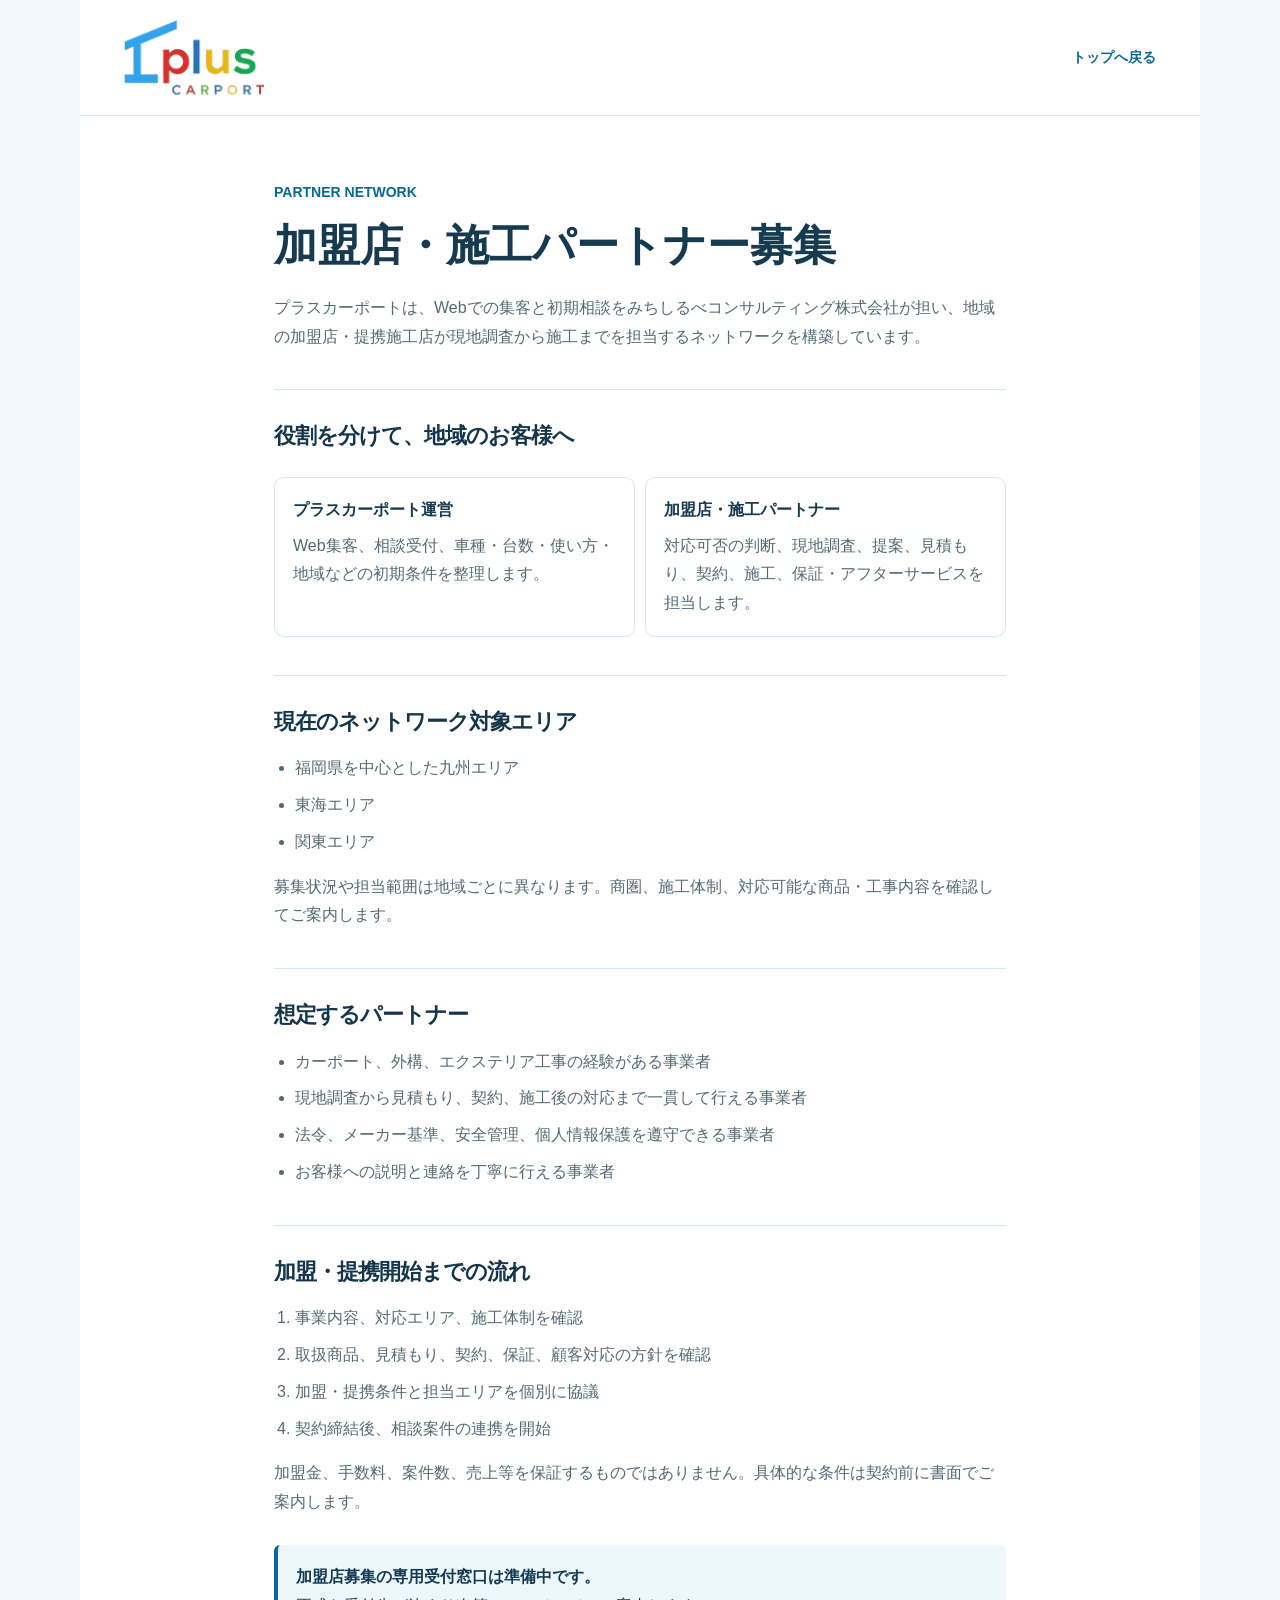
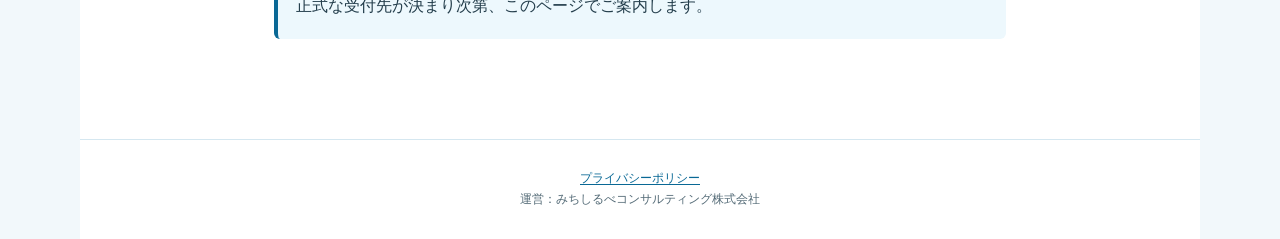
<file: public/partners.html>
<!doctype html>
<html lang="ja">
<head>
  <meta charset="UTF-8" />
  <meta name="viewport" content="width=device-width, initial-scale=1, viewport-fit=cover" />
  <meta name="theme-color" content="#30a8e5" />
  <meta name="robots" content="noindex,follow" />
  <meta name="description" content="プラスカーポートの加盟店・施工パートナー募集についてご案内します。" />
  <link rel="canonical" href="https://michishirube-consulting.github.io/plus-carport/partners.html" />
  <title>加盟店・施工パートナー募集｜プラスカーポート</title>
  <link rel="stylesheet" href="styles.css?v=network-20260921" />
</head>
<body>
  <a class="skip-link" href="#main-content">本文へ移動</a>
  <div class="site-shell subpage-shell">
    <header class="subpage-header">
      <a class="brand" href="index.html" aria-label="プラスカーポート トップへ"><span class="brand-logo"><img src="assets/plus-carport-logo-512.webp" width="512" height="512" alt="プラスカーポート" /></span></a>
      <a class="subpage-back" href="index.html">トップへ戻る</a>
    </header>
    <main class="subpage-main" id="main-content">
      <p class="subpage-kicker">PARTNER NETWORK</p>
      <h1>加盟店・施工パートナー募集</h1>
      <p class="subpage-lead">プラスカーポートは、Webでの集客と初期相談をみちしるべコンサルティング株式会社が担い、地域の加盟店・提携施工店が現地調査から施工までを担当するネットワークを構築しています。</p>

      <section class="subpage-section">
        <h2>役割を分けて、地域のお客様へ</h2>
        <div class="role-table">
          <div><strong>プラスカーポート運営</strong><p>Web集客、相談受付、車種・台数・使い方・地域などの初期条件を整理します。</p></div>
          <div><strong>加盟店・施工パートナー</strong><p>対応可否の判断、現地調査、提案、見積もり、契約、施工、保証・アフターサービスを担当します。</p></div>
        </div>
      </section>

      <section class="subpage-section">
        <h2>現在のネットワーク対象エリア</h2>
        <ul>
          <li>福岡県を中心とした九州エリア</li>
          <li>東海エリア</li>
          <li>関東エリア</li>
        </ul>
        <p>募集状況や担当範囲は地域ごとに異なります。商圏、施工体制、対応可能な商品・工事内容を確認してご案内します。</p>
      </section>

      <section class="subpage-section">
        <h2>想定するパートナー</h2>
        <ul>
          <li>カーポート、外構、エクステリア工事の経験がある事業者</li>
          <li>現地調査から見積もり、契約、施工後の対応まで一貫して行える事業者</li>
          <li>法令、メーカー基準、安全管理、個人情報保護を遵守できる事業者</li>
          <li>お客様への説明と連絡を丁寧に行える事業者</li>
        </ul>
      </section>

      <section class="subpage-section">
        <h2>加盟・提携開始までの流れ</h2>
        <ol>
          <li>事業内容、対応エリア、施工体制を確認</li>
          <li>取扱商品、見積もり、契約、保証、顧客対応の方針を確認</li>
          <li>加盟・提携条件と担当エリアを個別に協議</li>
          <li>契約締結後、相談案件の連携を開始</li>
        </ol>
        <p>加盟金、手数料、案件数、売上等を保証するものではありません。具体的な条件は契約前に書面でご案内します。</p>
      </section>

      <div class="notice-box"><strong>加盟店募集の専用受付窓口は準備中です。</strong><br />正式な受付先が決まり次第、このページでご案内します。</div>
    </main>
    <footer class="subpage-footer"><a href="privacy.html">プライバシーポリシー</a><br />運営：みちしるべコンサルティング株式会社</footer>
  </div>
</body>
</html>
</file>
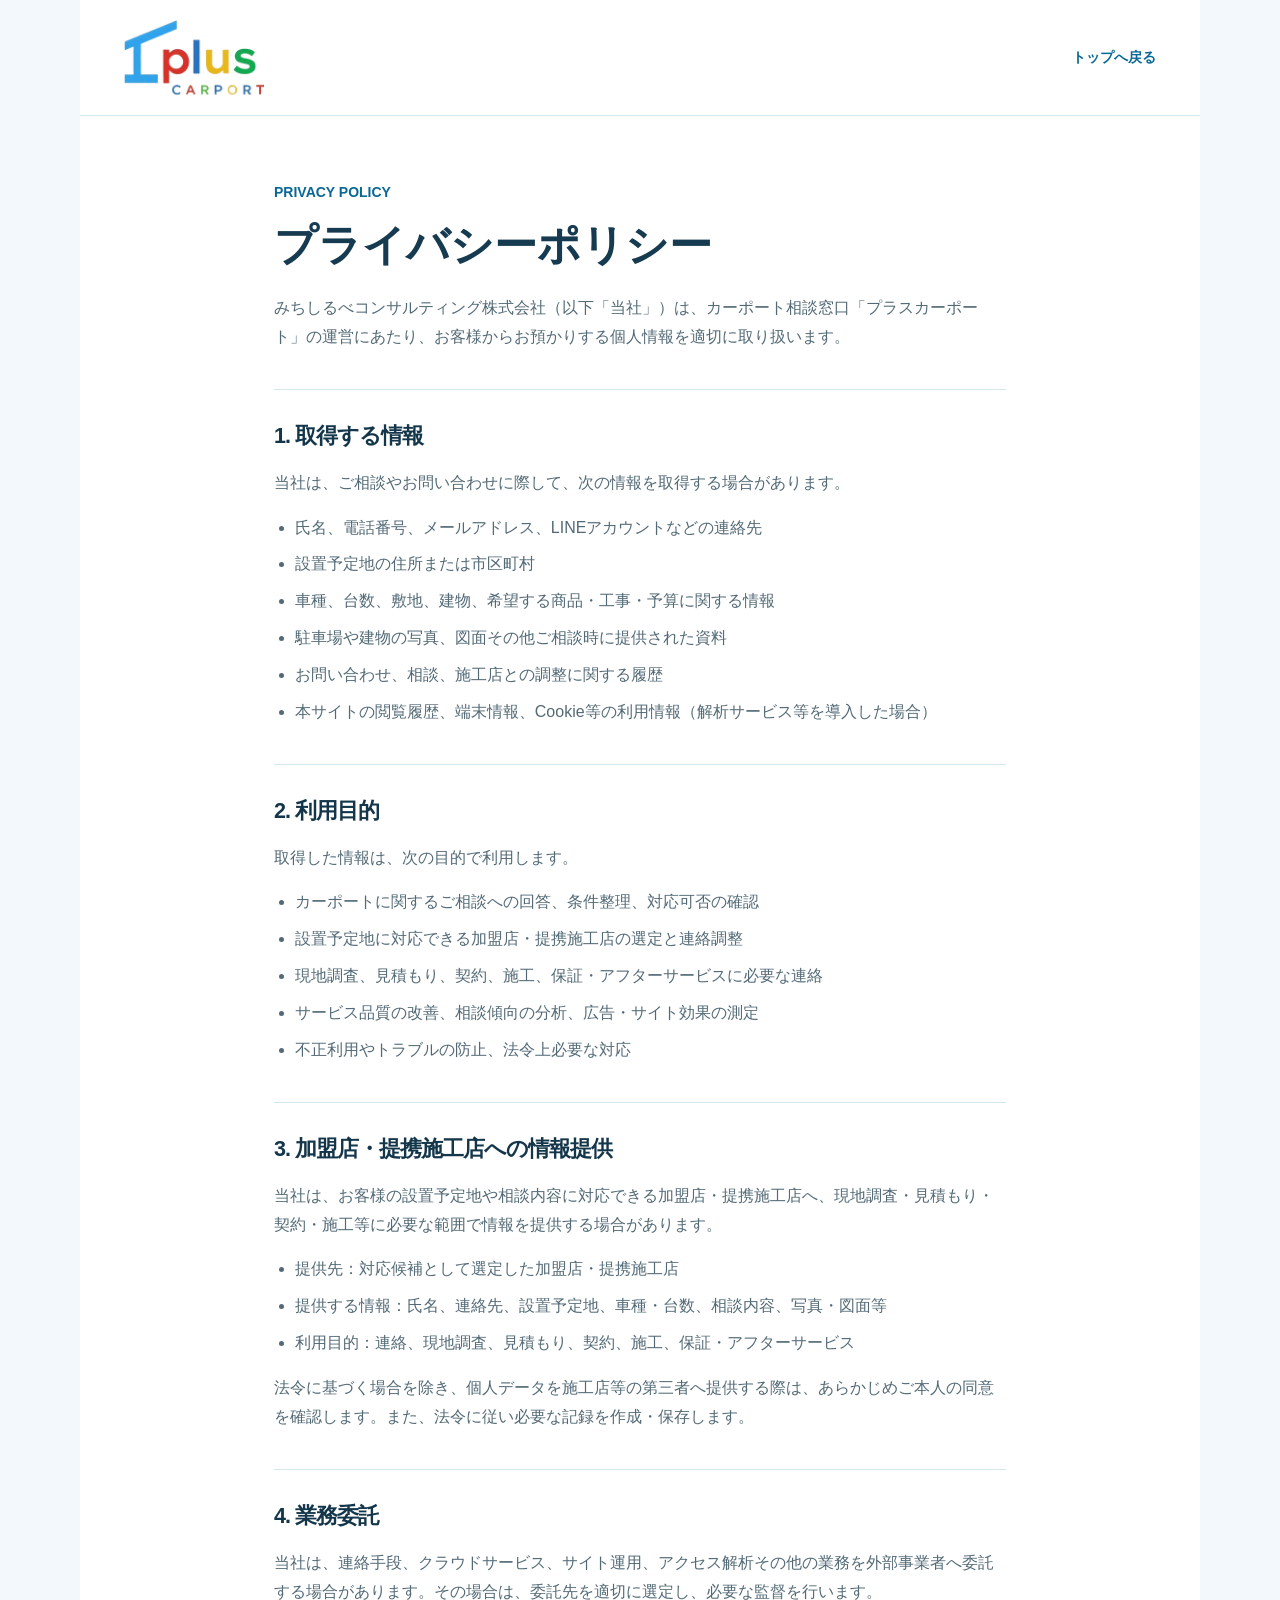
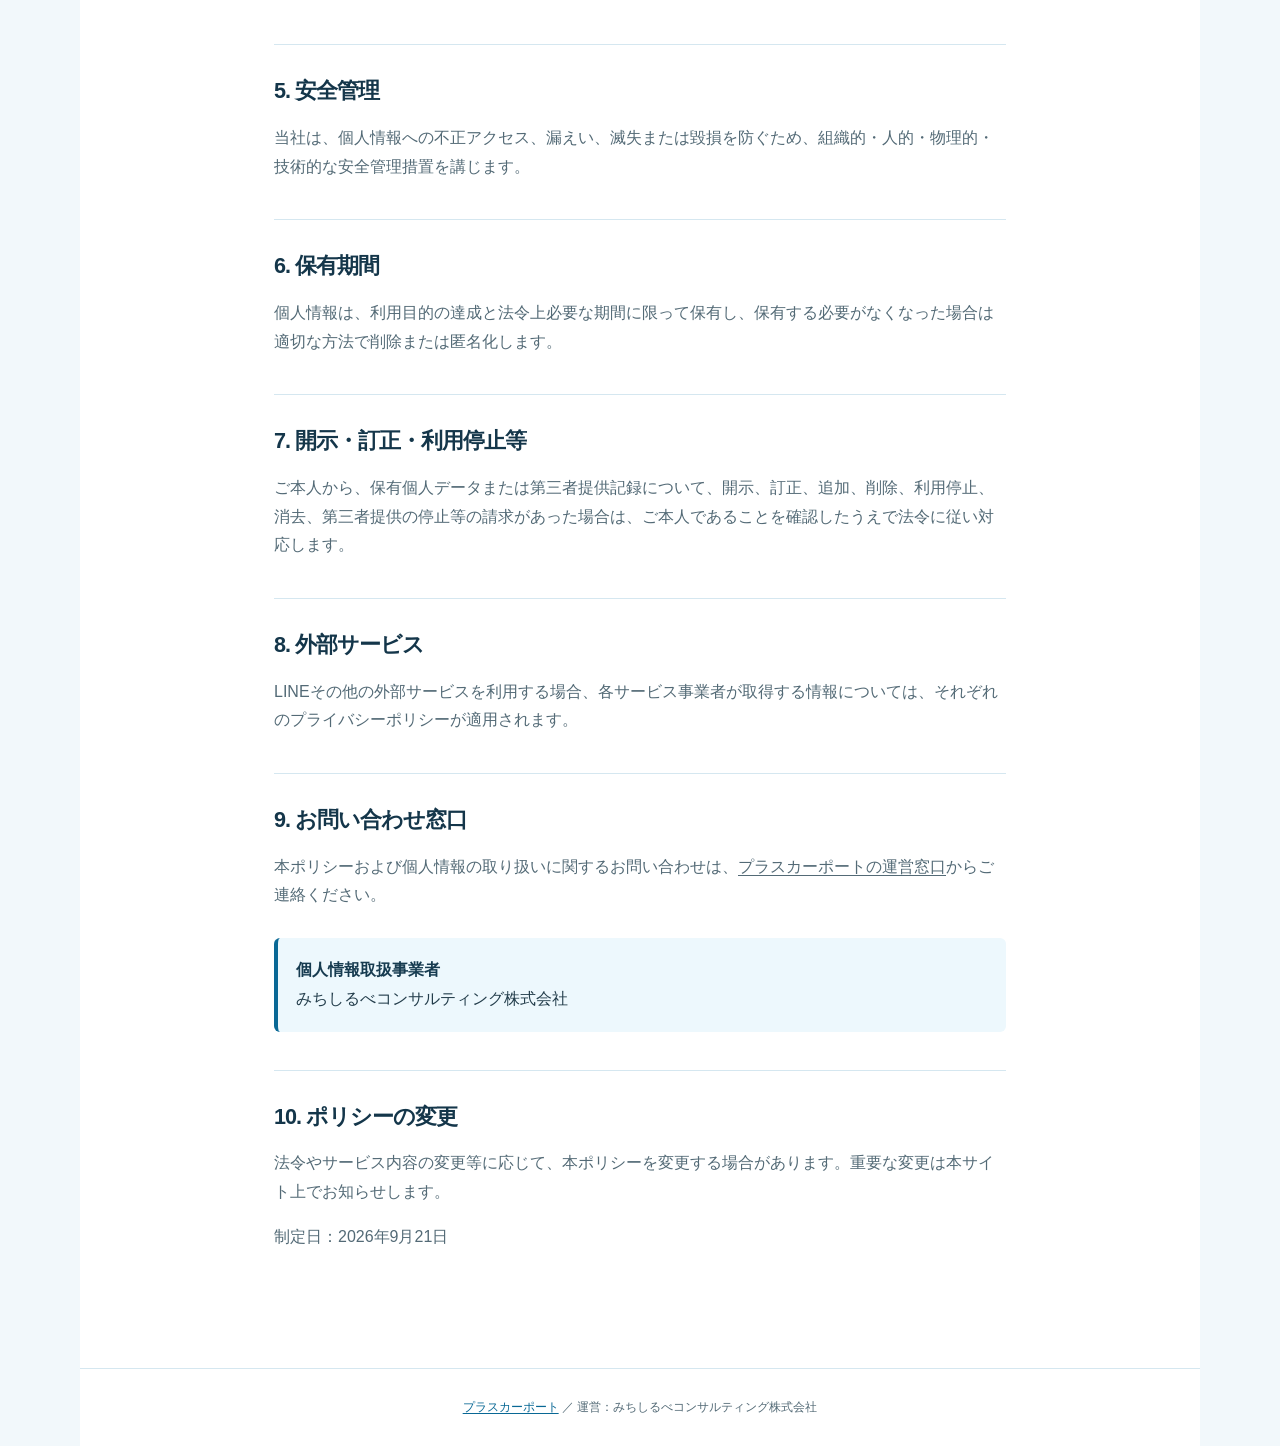
<file: public/privacy.html>
<!doctype html>
<html lang="ja">
<head>
  <meta charset="UTF-8" />
  <meta name="viewport" content="width=device-width, initial-scale=1, viewport-fit=cover" />
  <meta name="theme-color" content="#30a8e5" />
  <meta name="robots" content="noindex,follow" />
  <meta name="description" content="プラスカーポートを運営する、みちしるべコンサルティング株式会社のプライバシーポリシーです。" />
  <link rel="canonical" href="https://michishirube-consulting.github.io/plus-carport/privacy.html" />
  <title>プライバシーポリシー｜プラスカーポート</title>
  <link rel="stylesheet" href="styles.css?v=network-20260921" />
</head>
<body>
  <a class="skip-link" href="#main-content">本文へ移動</a>
  <div class="site-shell subpage-shell">
    <header class="subpage-header">
      <a class="brand" href="index.html" aria-label="プラスカーポート トップへ"><span class="brand-logo"><img src="assets/plus-carport-logo-512.webp" width="512" height="512" alt="プラスカーポート" /></span></a>
      <a class="subpage-back" href="index.html">トップへ戻る</a>
    </header>
    <main class="subpage-main" id="main-content">
      <p class="subpage-kicker">PRIVACY POLICY</p>
      <h1>プライバシーポリシー</h1>
      <p class="subpage-lead">みちしるべコンサルティング株式会社（以下「当社」）は、カーポート相談窓口「プラスカーポート」の運営にあたり、お客様からお預かりする個人情報を適切に取り扱います。</p>

      <section class="subpage-section">
        <h2>1. 取得する情報</h2>
        <p>当社は、ご相談やお問い合わせに際して、次の情報を取得する場合があります。</p>
        <ul>
          <li>氏名、電話番号、メールアドレス、LINEアカウントなどの連絡先</li>
          <li>設置予定地の住所または市区町村</li>
          <li>車種、台数、敷地、建物、希望する商品・工事・予算に関する情報</li>
          <li>駐車場や建物の写真、図面その他ご相談時に提供された資料</li>
          <li>お問い合わせ、相談、施工店との調整に関する履歴</li>
          <li>本サイトの閲覧履歴、端末情報、Cookie等の利用情報（解析サービス等を導入した場合）</li>
        </ul>
      </section>

      <section class="subpage-section">
        <h2>2. 利用目的</h2>
        <p>取得した情報は、次の目的で利用します。</p>
        <ul>
          <li>カーポートに関するご相談への回答、条件整理、対応可否の確認</li>
          <li>設置予定地に対応できる加盟店・提携施工店の選定と連絡調整</li>
          <li>現地調査、見積もり、契約、施工、保証・アフターサービスに必要な連絡</li>
          <li>サービス品質の改善、相談傾向の分析、広告・サイト効果の測定</li>
          <li>不正利用やトラブルの防止、法令上必要な対応</li>
        </ul>
      </section>

      <section class="subpage-section">
        <h2>3. 加盟店・提携施工店への情報提供</h2>
        <p>当社は、お客様の設置予定地や相談内容に対応できる加盟店・提携施工店へ、現地調査・見積もり・契約・施工等に必要な範囲で情報を提供する場合があります。</p>
        <ul>
          <li>提供先：対応候補として選定した加盟店・提携施工店</li>
          <li>提供する情報：氏名、連絡先、設置予定地、車種・台数、相談内容、写真・図面等</li>
          <li>利用目的：連絡、現地調査、見積もり、契約、施工、保証・アフターサービス</li>
        </ul>
        <p>法令に基づく場合を除き、個人データを施工店等の第三者へ提供する際は、あらかじめご本人の同意を確認します。また、法令に従い必要な記録を作成・保存します。</p>
      </section>

      <section class="subpage-section">
        <h2>4. 業務委託</h2>
        <p>当社は、連絡手段、クラウドサービス、サイト運用、アクセス解析その他の業務を外部事業者へ委託する場合があります。その場合は、委託先を適切に選定し、必要な監督を行います。</p>
      </section>

      <section class="subpage-section">
        <h2>5. 安全管理</h2>
        <p>当社は、個人情報への不正アクセス、漏えい、滅失または毀損を防ぐため、組織的・人的・物理的・技術的な安全管理措置を講じます。</p>
      </section>

      <section class="subpage-section">
        <h2>6. 保有期間</h2>
        <p>個人情報は、利用目的の達成と法令上必要な期間に限って保有し、保有する必要がなくなった場合は適切な方法で削除または匿名化します。</p>
      </section>

      <section class="subpage-section">
        <h2>7. 開示・訂正・利用停止等</h2>
        <p>ご本人から、保有個人データまたは第三者提供記録について、開示、訂正、追加、削除、利用停止、消去、第三者提供の停止等の請求があった場合は、ご本人であることを確認したうえで法令に従い対応します。</p>
      </section>

      <section class="subpage-section">
        <h2>8. 外部サービス</h2>
        <p>LINEその他の外部サービスを利用する場合、各サービス事業者が取得する情報については、それぞれのプライバシーポリシーが適用されます。</p>
      </section>

      <section class="subpage-section">
        <h2>9. お問い合わせ窓口</h2>
        <p>本ポリシーおよび個人情報の取り扱いに関するお問い合わせは、<a href="index.html#consult-action">プラスカーポートの運営窓口</a>からご連絡ください。</p>
        <div class="notice-box"><strong>個人情報取扱事業者</strong><br />みちしるべコンサルティング株式会社</div>
      </section>

      <section class="subpage-section">
        <h2>10. ポリシーの変更</h2>
        <p>法令やサービス内容の変更等に応じて、本ポリシーを変更する場合があります。重要な変更は本サイト上でお知らせします。</p>
        <p>制定日：2026年9月21日</p>
      </section>
    </main>
    <footer class="subpage-footer"><a href="index.html">プラスカーポート</a> ／ 運営：みちしるべコンサルティング株式会社</footer>
  </div>
</body>
</html>
</file>
<file: public/lp.css>
/* プラスカーポート LP のスタイル（2026-09-29 に 11 枚の CSS を読み込み順どおり 1 枚にまとめた）。
   後ろに書いた指定ほど優先される。変更は、いちばん下の「2026-09-29 構成の整理にあわせた調整」以降に足す。
   元の各ファイルの区切りは「==== 元ファイル名 ====」のコメントで残している。 */

/* ==== lp-concept.css ==== */
/* Plus Carport LP — concept-led responsive layout. Subpages keep styles.css. */
:root { --ink:#172b29;--green:#1f594a;--deep:#18362e;--muted:#56645e;--paper:#fffefa;--sand:#f7f5ed;--sage:#eef2ec;--line:#d8ded7;--accent:#cfaa2f;--sans:"Hiragino Kaku Gothic ProN","Yu Gothic","Noto Sans JP",Meiryo,sans-serif;--serif:"Hiragino Mincho ProN","Yu Mincho","Noto Serif JP",serif }
* { box-sizing:border-box }
html { scroll-behavior:smooth;background:#e9ece7 }
body { margin:0;color:var(--ink);font:15px/1.85 var(--sans);-webkit-font-smoothing:antialiased }
h1, h2, h3, h4, p, figure, blockquote { margin:0 }
img { display:block;width:100%;max-width:100%;height:auto }
a { color:inherit;text-underline-offset:.2em }
button, select { font:inherit }
em { font-style:normal }
[hidden] { display:none!important }
[id] { scroll-margin-top:22px }
a, button, summary { -webkit-tap-highlight-color:transparent }
a:focus-visible, button:focus-visible, summary:focus-visible, select:focus-visible { outline:3px solid #ad8022;outline-offset:3px }
.site-shell { max-width:1280px;margin:auto;overflow:clip;background:var(--paper);box-shadow:0 12px 60px #25352e17 }
.skip-link { position:fixed;z-index:100;top:8px;left:8px;padding:9px 15px;color:#fff;background:var(--deep);transform:translateY(-170%) }
.skip-link:focus { transform:translateY(0) }
/* The concept uses a quiet masthead and gives the whole first screen to type and photography. */
.site-header { display:grid;grid-template-columns:1fr auto auto;align-items:center;gap:42px;min-height:82px;padding:13px 5.5%;border-bottom:1px solid #bcc8c1;background:var(--paper) }
.brand { text-decoration:none;white-space:nowrap }
.header-tagline { font-size:.85rem;letter-spacing:.18em;white-space:nowrap }
.header-consult { display:inline-flex;align-items:center;gap:10px;min-height:40px;color:var(--green);font-size:.75rem;font-weight:700;text-decoration:none;white-space:nowrap }
.header-consult:hover { text-decoration:underline }
.hero { background:var(--paper) }
.hero-intro { padding:67px 5.5% 39px }
.hero h1 { font:700 clamp(3.5rem,6.5vw,6rem)/1.27 var(--serif);letter-spacing:-.085em }
.hero h1 span { position:relative;display:inline-block }
.hero h1 span::after { content:"";position:absolute;z-index:0;left:0;right:0;bottom:4px;height:7px;border-radius:50%;background:var(--accent);transform:rotate(-.45deg) }
.hero h1 em { white-space:nowrap }
.hero-copy-row { display:flex;align-items:end;justify-content:space-between;gap:30px;margin-top:22px }
.hero-lead { font:500 clamp(1.1rem,1.6vw,1.42rem)/1.75 var(--serif);letter-spacing:.13em }
.hero-side-copy { margin:0 4% 0 0;padding-left:26px;border-left:1px solid #a9b6ad;color:var(--muted);font-size:.93rem;letter-spacing:.12em;line-height:2.1 }
.hero-area { display:inline-flex;align-items:center;gap:8px;margin-top:22px;color:var(--green);font-size:.73rem;font-weight:700;letter-spacing:.06em }
.hero-area::before { content:"";width:6px;height:6px;border-radius:50%;background:var(--green) }
.hero-media { position:relative;height:clamp(390px,48vw,600px);overflow:hidden;background:#e1e7df }
.hero-media img { width:100%;height:100%;object-fit:cover;object-position:center 57% }
.hero-media::after { content:"";position:absolute;right:0;bottom:0;left:0;height:11%;background:linear-gradient(transparent,var(--paper));pointer-events:none }
.hero-photo-callout { position:absolute;top:31%;left:5.5%;z-index:1;display:flex;gap:6px;align-items:flex-start }
.hero-photo-callout span { padding:13px 10px;background:#fffefbef;color:var(--ink);font:700 .9rem/1.5 var(--serif);letter-spacing:.11em;writing-mode:vertical-rl }
.image-note { position:absolute;right:15px;bottom:14px;z-index:2;padding:5px 9px;background:#18362ec9;color:#fff;font-size:.67rem;line-height:1.5 }
.hero-action-card { display:grid;grid-template-columns:1fr 1fr;gap:14px 18px;align-items:center;padding:8px 5.5% 40px;background:var(--paper) }
.line-button { display:grid;grid-template-columns:47px 1fr 22px;align-items:center;gap:9px;min-height:73px;padding:12px 18px;border:1px solid var(--green);border-radius:3px;background:var(--green);color:#fff;font-size:1.03rem;font-weight:700;letter-spacing:.05em;text-align:center;text-decoration:none;transition:background .2s,color .2s,transform .2s }
.line-button:hover { background:#184738;transform:translateY(-2px) }
.chat-icon { display:grid;place-items:center;width:45px;height:32px;border-radius:50%;background:#fff;color:var(--green);font:800 .65rem/1 var(--sans);letter-spacing:-.03em }
.button-arrow { font-size:1.35rem;font-weight:400;line-height:1 }
.hero-shortcuts { display:block }
.hero-shortcuts a { display:grid;grid-template-columns:47px 1fr 22px;align-items:center;gap:9px;min-height:73px;padding:12px 18px;border:1px solid var(--green);border-radius:3px;background:var(--paper);color:var(--ink);font-size:1.03rem;font-weight:700;letter-spacing:.04em;text-align:center;text-decoration:none;transition:background .2s,transform .2s }
.hero-shortcuts a:hover { background:#eff3ed;transform:translateY(-2px) }
.price-icon { display:grid;place-items:center;width:36px;height:36px;margin:auto;border:2px solid var(--green);border-radius:3px;color:var(--green);font-size:1.4rem;line-height:1 }
.button-note { grid-column:1/-1;color:var(--muted);font-size:.73rem;text-align:center }
/* Visual explanation is the main story, not a small utility box. */
.examples, .custom-section, .line-consult, .network-section, .guide-section, .check-section, .faq-section { padding:100px 5.5% }
.section-heading { max-width:950px;margin-bottom:38px }
.section-number { display:flex;align-items:center;gap:14px;margin-bottom:15px;color:var(--green);font-size:.71rem;font-weight:700;letter-spacing:.17em }
.section-number::after { content:"";width:42px;height:1px;background:currentColor }
h2 { font:700 clamp(2rem,4vw,3.4rem)/1.46 var(--serif);letter-spacing:-.065em }
.section-heading>p:last-child:not(.section-number) { max-width:670px;margin-top:18px;color:var(--muted);line-height:1.95 }
.parking-diagram { margin:30px auto 0 }
.parking-diagram-visual { max-width:1070px;margin:auto;overflow:hidden;background:#fbfcf8 }
.parking-diagram-visual img { width:100%;height:auto }
.parking-diagram-copy { display:flex;justify-content:center;gap:38px;flex-wrap:wrap;margin:-3px auto 0;padding:18px 0;border-top:1px solid #bfcac0;border-bottom:1px solid #bfcac0;color:var(--deep);font-size:.83rem;font-weight:700;letter-spacing:.04em }
.diagram-note { margin-top:8px;color:var(--muted);font-size:.68rem;text-align:right }
.decision-heading { margin:91px 0 26px;text-align:center }
.decision-heading p { color:var(--green);font-size:.68rem;font-weight:700;letter-spacing:.26em }
.decision-heading h3 { margin-top:10px;font:700 clamp(1.4rem,2.5vw,2.2rem)/1.5 var(--serif);letter-spacing:-.035em }
.decision-grid { display:grid;grid-template-columns:1fr 1fr;gap:14px }
.decision-card { display:grid;grid-template-columns:72px 1fr 22px;align-items:center;gap:17px;min-height:158px;padding:27px 25px;border-radius:11px;text-decoration:none;transition:transform .2s,box-shadow .2s }
.decision-card:hover { transform:translateY(-3px);box-shadow:0 8px 22px #18362e15 }
.decision-card--price { background:#eef3ed }
.decision-card--line { background:#f8f3e8 }
.decision-symbol { display:grid;place-items:center;width:65px;height:65px;border-radius:50%;background:#fff;color:var(--green);font-size:2rem;line-height:1 }
.decision-symbol--chat { position:relative }
.decision-symbol--chat::before { content:"";width:27px;height:20px;border:2px solid currentColor;border-radius:6px }
.decision-symbol--chat::after { content:"";position:absolute;top:39px;left:20px;width:8px;height:8px;border-left:2px solid currentColor;border-bottom:2px solid currentColor;background:#fff;transform:skewY(-28deg) }
.decision-card-text { display:grid;gap:5px }
.decision-card-text small { color:var(--green);font-size:.68rem;font-weight:800;letter-spacing:.13em }
.decision-card-text strong { font-size:1.15rem;line-height:1.4 }
.decision-card-text>span { color:var(--muted);font-size:.78rem;line-height:1.6 }
.decision-arrow { color:var(--green);font-size:2.2rem;line-height:1 }
.example-intro { max-width:770px;margin:104px 0 30px }
.example-intro h3 { font:700 clamp(1.7rem,3.2vw,2.7rem)/1.5 var(--serif);letter-spacing:-.06em }
.example-intro>p:last-child { margin-top:15px;color:var(--muted) }
.filter-row { display:flex;gap:9px;flex-wrap:wrap;margin-bottom:18px }
.filter-chip { display:grid;place-items:center;min-width:98px;min-height:40px;padding:4px 13px;border:1px solid #b8c9bc;color:var(--green);font-size:.8rem;font-weight:700;text-decoration:none }
.filter-chip:hover { background:var(--sage) }
.image-disclosure, .custom-disclosure { margin-bottom:22px;color:var(--muted);font-size:.72rem }
.case-grid { display:grid;grid-template-columns:1fr 1fr;gap:27px }
.case-card { min-width:0;border-top:1px solid var(--line) }
.case-image { position:relative;aspect-ratio:1.6;overflow:hidden;background:#e3e9e1 }
.case-image img { height:100%;object-fit:cover }
.case-tag { position:absolute;bottom:0;left:0;padding:6px 13px;background:var(--paper);color:var(--green);font-size:.75rem;font-weight:700 }
.case-image .image-note { top:10px;right:10px;bottom:auto;font-size:.62rem }
.case-body { padding:23px 4px 9px }
.case-kicker { margin-bottom:8px;color:var(--green);font-size:.76rem;font-weight:700 }
.case-body h3 { font:700 1.4rem/1.55 var(--serif);letter-spacing:-.035em }
.case-body>p:not(.case-kicker) { margin-top:13px;color:var(--muted);font-size:.86rem }
.spec-list { margin-top:20px;border-top:1px solid var(--line) }
.spec-list>div { display:grid;grid-template-columns:5em 1fr;gap:12px;padding:9px 0;border-bottom:1px solid var(--line);font-size:.75rem }
.spec-list dt { color:var(--muted) }
.spec-list dd { margin:0;font-weight:700 }
.text-link { display:flex;align-items:center;justify-content:space-between;gap:13px;min-height:49px;margin-top:9px;border-bottom:1px solid var(--green);color:var(--green);font-size:.82rem;font-weight:700;text-decoration:none }
.text-link span { font-size:1.25rem }
/* Custom examples keep image provenance explicit and use the same typographic scale. */
.custom-section { background:#193a30;color:#fff }
.custom-section h2 { max-width:960px }
.custom-section h2 em { color:#efdb9d }
.custom-section .section-heading>p:last-child { color:#d3e2d6 }
.custom-section .section-number, .custom-eyebrow { color:#a8cbb2 }
.custom-eyebrow { margin:0 0 14px;font-size:.67rem;letter-spacing:.18em }
.custom-disclosure, .custom-note { color:#ceded2 }
.custom-grid { display:grid;grid-template-columns:repeat(2,minmax(0,1fr));gap:22px }
.custom-card { min-width:0;display:flex;flex-direction:column;background:var(--paper);color:var(--ink) }
.custom-photo { position:relative;display:block;overflow:hidden;background:#dce3dd }
.custom-photo img { aspect-ratio:1.55;object-fit:cover;transition:transform .4s }
.custom-photo:hover img { transform:scale(1.025) }
.custom-zoom { position:absolute;right:12px;bottom:12px;padding:5px 10px;background:#18362edc;color:#fff;font-size:.69rem }
.custom-body { flex:1;display:flex;flex-direction:column;padding:26px 26px 16px }
.custom-category { display:flex;align-items:center;gap:10px;margin-bottom:14px;color:var(--green);font-size:.75rem;font-weight:700 }
.custom-category>span { font:700 1.3rem/1 var(--serif) }
.custom-category small { margin-left:auto;color:var(--muted);font-size:.68rem;font-weight:400 }
.custom-body h3 { font:700 1.48rem/1.55 var(--serif);letter-spacing:-.04em }
.custom-body>p:not(.custom-category) { flex:1;margin:12px 0 18px;color:var(--muted);font-size:.86rem }
.custom-design-points { margin:0 0 15px;padding:10px 13px;border-left:2px solid var(--green);background:var(--sage);font-size:.75rem }
.custom-design-points dt { color:var(--green);font-size:.68rem;font-weight:700 }
.custom-design-points dd { margin:2px 0 0 }
.custom-closing { display:grid;grid-template-columns:1fr minmax(0,330px);align-items:center;gap:35px;margin-top:55px;padding-top:30px;border-top:1px solid #688374 }
.custom-closing h3 { font:700 1.5rem/1.5 var(--serif) }
.custom-closing p { margin-top:8px;color:#d3e2d6;font-size:.85rem }
.custom-closing .line-button { border-color:#b4d1b8 }
.custom-note { margin-top:16px;font-size:.72rem }
/* The conversion section repeats the choice only after the product story. */
.line-consult { background:var(--sand) }
.line-consult .section-number { color:var(--green) }
.line-consult h2 { max-width:800px }
.line-intro { max-width:690px;margin-top:17px;color:var(--muted) }
.consult-caveat, .privacy-note, .responsibility-note { margin-top:13px;color:var(--muted);font-size:.71rem }
.consult-action { margin-top:73px }
.contact-heading { font:700 2rem/1.5 var(--serif) }
.contact-lead { margin:11px 0 25px;color:var(--muted) }
.consult-paths { display:grid;grid-template-columns:repeat(2,1fr);gap:15px }
.consult-path { display:flex;flex-direction:column;min-height:247px;padding:25px;border:1px solid var(--line);background:var(--paper) }
.consult-path-number { color:var(--green);font:700 1.25rem/1 var(--serif) }
.consult-path h4 { margin-top:12px;font:700 1.35rem/1.45 var(--serif) }
.consult-path p { margin:7px 0 20px;color:var(--muted);font-size:.81rem }
.consult-path .line-button { margin-top:auto;min-height:59px;font-size:.84rem }
.simulator-button { border-color:var(--green);background:transparent;color:var(--green) }
.simulator-button:hover { background:var(--sage) }
.simulator-button .chat-icon { border:1px solid var(--green);background:transparent }
.button-note--light { margin-top:14px }
.privacy-note a { color:var(--green);font-weight:700 }
.contact-status { margin-top:14px;padding:10px 13px;border:1px solid var(--line);background:#fff;color:var(--muted);font-size:.71rem }
.line-button[aria-disabled="true"] { background:#7e8d86;cursor:not-allowed }
/* Trust, dimensions, price, process and FAQ all share one restrained editorial system. */
.network-section { background:var(--paper) }
.service-areas { margin-top:25px;padding:23px 25px;background:var(--deep);color:#fff }
.service-areas>strong { font-size:.93rem }
.service-areas ul { display:flex;gap:7px;flex-wrap:wrap;margin:13px 0;padding:0;list-style:none }
.service-areas li { padding:5px 9px;background:#fff;color:var(--green);font-size:.72rem;font-weight:700 }
.service-areas p { color:#d0e0d4;font-size:.73rem }
.guide-section { background:var(--sage) }
.guide-cards { display:grid;grid-template-columns:repeat(2,1fr);gap:0 38px;border-top:1px solid #bfcbc0 }
.guide-cards article { padding:24px 0;border-bottom:1px solid #bfcbc0 }
.guide-cards article>span { color:var(--green);font-size:.73rem;font-weight:700 }
.guide-cards h3 { margin:7px 0;font:700 1.2rem/1.55 var(--serif) }
.guide-cards p { color:var(--muted);font-size:.8rem }
.technical-note { margin:18px 0;color:var(--muted);font-size:.78rem }
.glossary { padding:0 15px;background:#e4ebe3 }
.glossary summary { padding:13px 0;font-size:.78rem;font-weight:700 }
.glossary p { padding-bottom:15px;color:var(--muted);font-size:.76rem }
.cost-formula>div:not(:last-child)::after { content:"+";position:absolute;top:17px;right:-9px;z-index:1;display:grid;place-items:center;width:18px;height:18px;background:var(--paper);color:var(--green);font-size:1.1rem }
.budget-note { margin:26px 0;padding-left:16px;border-left:3px solid var(--accent) }
.budget-note strong { font:700 1.15rem/1.5 var(--serif) }
.budget-note p { margin-top:5px;color:var(--muted);font-size:.83rem }
.check-section { background:#fff }
.check-list { max-width:920px;margin:0;padding:0;border-top:1px solid var(--line);list-style:none }
.check-list li { display:grid;grid-template-columns:54px 1fr;gap:14px;padding:22px 0;border-bottom:1px solid var(--line) }
.check-list li>span { color:var(--green);font:700 1.45rem/1.3 var(--serif) }
.check-list h3 { font:700 1.12rem/1.6 var(--serif) }
.check-list p { margin-top:5px;color:var(--muted);font-size:.81rem }
.faq-section { background:var(--paper) }
.faq-list { max-width:930px;border-top:1px solid var(--line) }
.faq-list details { border-bottom:1px solid var(--line) }
.faq-list summary { position:relative;padding:19px 37px 19px 0;font-size:.88rem;font-weight:700;line-height:1.65;list-style:none;cursor:pointer }
.faq-list summary::-webkit-details-marker { display:none }
.faq-list summary::after { content:"+";position:absolute;top:17px;right:0;color:var(--green);font-size:1.25rem;font-weight:400 }
.faq-list details[open] summary::after { content:"−" }
.faq-list p { margin:0 0 19px;padding-left:14px;border-left:2px solid #a7bda9;color:var(--muted);font-size:.82rem }
.final-cta { display:grid;grid-template-columns:1fr 1fr;background:var(--deep);color:#fff }
.final-cta figure { position:relative;min-height:420px }
.final-cta img { height:100%;object-fit:cover }
.final-copy { display:flex;flex-direction:column;justify-content:center;padding:50px 9% }
.final-copy>p:first-child { margin-bottom:12px;color:#b2cfb8;font-size:.73rem;font-weight:700;letter-spacing:.12em }
.final-copy h2 { color:#fff;font-size:clamp(1.9rem,3vw,2.8rem) }
.final-copy>p:not(:first-child) { margin-top:14px;color:#d9e9dc;font-size:.83rem }
.final-copy .line-button { margin-top:24px;border-color:#b2cfb8 }
.final-copy .button-note { margin-top:8px;color:#d9e9dc;text-align:left }
.site-footer { padding:45px 5.5% 120px;background:var(--paper) }
.footer-brand { display:block;width:145px;height:78px;overflow:hidden }
.brand-logo { position:relative;display:block;width:145px;aspect-ratio:1160/622;overflow:hidden }
.brand-logo img { position:absolute;top:-108.199357%;left:-38.87931%;width:176.551724%;max-width:none }
.site-footer .footer-owner { margin-top:12px;font-weight:700 }
.footer-owner span { display:block;color:var(--muted);font-size:.78rem;font-weight:400 }
.site-footer nav { display:flex;flex-wrap:wrap;gap:0 20px;margin:19px 0 }
.site-footer nav a { display:inline-flex;align-items:center;min-height:39px;font-size:.75rem }
.site-footer>p:not(.footer-owner), .site-footer small { color:var(--muted);font-size:.72rem }
.sticky-cta { position:fixed;z-index:50;bottom:0;left:50%;width:min(100%,430px);padding:9px 13px calc(9px + env(safe-area-inset-bottom));border:1px solid var(--line);background:#fffefaf2;backdrop-filter:blur(14px);transform:translate(-50%,110%);visibility:hidden;transition:transform .2s,visibility .2s }
.sticky-cta.is-visible { transform:translate(-50%,0);visibility:visible }
.sticky-cta .line-button { min-height:48px;padding:8px 11px;font-size:.79rem }
.sticky-cta .chat-icon { width:32px;height:25px;font-size:.55rem }
@media (max-width:850px) {
  .site-header { grid-template-columns:1fr auto;min-height:68px;padding:9px 20px }
  .header-tagline { display:none }
  .hero-intro { padding:45px 24px 25px }
  .hero h1 { font-size:clamp(2.3rem,7.5vw,4rem) }
  .hero-copy-row { margin-top:20px }
  .hero-side-copy { font-size:.8rem }
  .hero-media { height:clamp(290px,55vw,475px) }
  .hero-action-card { padding:12px 24px 30px }
  .examples, .custom-section, .line-consult, .network-section, .guide-section, .check-section, .faq-section { padding:72px 24px }
  .decision-card { grid-template-columns:52px 1fr 14px;gap:12px;min-height:143px;padding:17px }
  .decision-symbol { width:50px;height:50px;font-size:1.55rem }
  .decision-symbol--chat::after { top:31px;left:13px }
  .decision-card-text strong { font-size:.96rem }
  .decision-card-text>span { font-size:.72rem }
}
@media (max-width:640px) {
  body { font-size:14px;line-height:1.78 }
  .site-shell { box-shadow:none }
  .site-header { min-height:65px }
  .header-consult { font-size:.72rem }
  .hero-intro { padding:35px 20px 26px }
  .hero h1 { font-size:clamp(1.95rem,7.55vw,3rem);line-height:1.42;letter-spacing:-.085em }
  .hero h1 span::after { bottom:2px;height:4px }
  .hero-copy-row { align-items:end;gap:9px;margin-top:16px }
  .hero-lead { font-size:.92rem;letter-spacing:.07em }
  .hero-side-copy { margin:0;padding-left:10px;font-size:.65rem;letter-spacing:.02em;line-height:1.85 }
  .hero-area { margin-top:13px;font-size:.66rem;letter-spacing:0 }
  .hero-media { height:clamp(255px,66vw,360px) }
  .hero-media img { object-position:center 55% }
  .hero-photo-callout { top:auto;bottom:27px;left:12px;gap:3px }
  .hero-photo-callout span { padding:5px 5px;font-size:.59rem;letter-spacing:.01em }
  .image-note { right:7px;bottom:7px;font-size:.56rem }
  .hero-action-card { grid-template-columns:1fr;gap:9px;padding:15px 20px 28px }
  .line-button, .hero-shortcuts a { min-height:55px;font-size:.87rem }
  .line-button { grid-template-columns:37px 1fr 18px;padding:9px 13px }
  .hero-shortcuts a { grid-template-columns:37px 1fr 18px;padding:9px 13px }
  .chat-icon { width:36px;height:27px;font-size:.56rem }
  .price-icon { width:28px;height:28px;font-size:1.1rem }
  .button-note { font-size:.66rem }
  .examples, .custom-section, .line-consult, .network-section, .guide-section, .check-section, .faq-section { padding:60px 20px }
  .section-heading { margin-bottom:22px }
  .section-number { margin-bottom:11px;font-size:.62rem }
  h2 { font-size:clamp(1.7rem,6.5vw,2.25rem);line-height:1.52 }
  .section-heading>p:last-child:not(.section-number) { margin-top:12px;font-size:.83rem;line-height:1.82 }
  .parking-diagram { margin-top:17px }
  .parking-diagram-visual { margin:0 -20px }
  .parking-diagram-visual img { width:100%;min-height:245px;object-fit:cover;object-position:center }
  .parking-diagram-copy { justify-content:flex-start;gap:5px 13px;padding:12px 0;font-size:.69rem }
  .diagram-note { font-size:.63rem;text-align:left }
  .decision-heading { margin:65px 0 20px }
  .decision-heading h3 { font-size:clamp(1.1rem,5.8vw,1.42rem) }
  .decision-grid { grid-template-columns:1fr;gap:9px }
  .decision-card { min-height:112px;padding:14px 17px }
  .decision-card-text strong { font-size:1.04rem }
  .example-intro { margin:76px 0 22px }
  .example-intro h3 { font-size:1.64rem }
  .example-intro>p:last-child { font-size:.82rem }
  .filter-chip { min-width:84px;min-height:38px;font-size:.72rem }
  .case-grid, .custom-grid, .consult-paths, .guide-cards { grid-template-columns:1fr }
  .case-grid { gap:36px }
  .case-image { aspect-ratio:1.55 }
  .case-body { padding:19px 0 8px }
  .case-body h3 { font-size:1.31rem }
  .custom-section h2 { font-size:1.78rem }
  .custom-grid { gap:16px }
  .custom-body { padding:19px 18px 13px }
  .custom-body h3 { font-size:1.31rem }
  .custom-closing { grid-template-columns:1fr;gap:17px;margin-top:39px }
  .custom-closing h3 { font-size:1.34rem }
  .consult-action { margin-top:51px }
  .contact-heading { font-size:1.58rem }
  .consult-path { min-height:0;padding:19px }
  .consult-path h4 { font-size:1.22rem }
  .consult-path .line-button { min-height:55px }
  .guide-cards { gap:0 }
  .check-list li { grid-template-columns:42px 1fr;gap:8px }
  .check-list h3 { font-size:1rem }
  .final-cta { grid-template-columns:1fr }
  .final-cta figure { min-height:0;aspect-ratio:1.55 }
  .final-copy { padding:33px 20px 40px }
  .final-copy h2 { font-size:1.9rem }
  .site-footer { padding:36px 20px 110px }
}
@media (max-width:365px) {
  .header-consult { font-size:.68rem }
  .hero h1 { font-size:1.8rem }
  .hero-side-copy { font-size:.59rem }
  .decision-card-text strong { font-size:.95rem }
}
@media (prefers-reduced-motion:reduce) {
  html { scroll-behavior:auto }
  *, *::before, *::after { transition:none!important;animation:none!important }
}

/* ==== lp-120.css ==== */
/* 120-point design pass: logo-led blue system, visual explanations, mobile-first lower sections. */
:root { --ink: #102c50;
  --green: #00a05a;
  --deep: #185da9;
  --muted: #4e6174;
  --paper: #ffffff;
  --sand: #f6f9fd;
  --sage: #eaf5ff;
  --line: #d5e2ef;
  --accent: #ddba2c;
  --brand-blue: #3377bb;
  --brand-sky: #33aaee;
  --brand-red: #dd4433; }
html { background: #edf2f7; }
body { color: var(--ink); }
.site-shell { box-shadow: 0 18px 70px #193c641a; }
a:focus-visible, button:focus-visible, summary:focus-visible, select:focus-visible { outline-color: var(--brand-sky); }
/* The genuine multicolour logo remains an image; blue owns the interface. */
.site-header { position: relative; z-index: 5; border-bottom-color: #d7e4f0; }
.brand { display: flex; align-items: center; width: fit-content; min-height: 58px; }
.brand-logo--header { display: block; width: 145px; height: 78px; overflow: hidden; }
.brand-logo--header img { position: absolute; top: -108.199357%; left: -38.87931%; width: 176.551724%; max-width: none; }
.header-tagline { color: var(--ink); }
.header-consult { color: var(--brand-blue); }
.header-consult:hover { color: #155593; }
.hero-intro { background: #fff; }
.hero h1 { color: var(--ink); }
.hero h1 span::after { background: var(--accent); }
.hero-side-copy { border-left-color: #9db8d3; }
.hero-area { color: var(--brand-blue); }
.hero-area::before { background: var(--brand-sky); }
.hero-media { background: #d7e7f4; }
.hero-media::after { background: linear-gradient(transparent, #fff9); }
.hero-photo-callout span { box-shadow: 0 4px 16px #102c5018; }
.image-note { background: #102c50df; }
.hero-action-card { position: relative; z-index: 2; margin-top: -23px; background: transparent; }
.line-button { border-color: var(--green); background: var(--green); border-radius: 8px; box-shadow: 0 8px 20px #057b4a26; }
.line-button:hover { background: #008b50; box-shadow: 0 10px 24px #057b4a35; }
.chat-icon { color: var(--green); }
.hero-shortcuts a { border-color: var(--brand-blue); border-radius: 8px; background: #fff; box-shadow: 0 6px 18px #183d6812; }
.hero-shortcuts a:hover { background: #eff8ff; }
.price-icon { border-color: var(--brand-blue); color: var(--brand-blue); }
.section-number, .decision-heading p, .filter-chip, .case-kicker, .custom-category, .consult-path-number, .guide-cards article>span, .check-list li>span { color: var(--brand-blue); }
.section-number::after { background: var(--brand-sky); }
h2 em { box-shadow: inset 0 -.13em 0 #d9effd; }
/* The first half uses imagery and decision cards instead of a generic catalogue grid. */
.examples { background: #fff; }
.parking-diagram { padding: 19px; border: 1px solid var(--line); background: #f4f9fd; }
.parking-diagram-visual { background: #f9fcff; }
.parking-diagram-copy { border-color: #c9dcea; color: var(--ink); }
.diagram-note { color: var(--muted); }
.decision-heading { margin-top: 83px; }
.decision-card { border: 1px solid var(--line); border-radius: 8px; box-shadow: 0 8px 24px #173e6810; }
.decision-card--price { background: #eaf5ff; }
.decision-card--line { background: #f0f9f4; }
.decision-card--price .decision-symbol, .decision-card--price .decision-card-text small, .decision-card--price .decision-arrow { color: var(--brand-blue); }
.decision-card--line .decision-symbol, .decision-card--line .decision-card-text small, .decision-card--line .decision-arrow { color: #008b50; }
.decision-symbol { color: var(--brand-blue); }
.decision-card:hover { box-shadow: 0 12px 28px #173e681b; }
.filter-chip { border-color: #9fc5e7; }
.filter-chip:hover { background: #eaf5ff; }
.case-grid { gap: 20px; }
.case-card { overflow: hidden; border: 1px solid var(--line); border-radius: 7px; background: #fff; box-shadow: 0 8px 25px #173e680e; }
.case-body { padding: 26px 28px 25px; }
.case-tag { padding: 8px 16px; color: var(--brand-blue); }
.spec-list { border-color: var(--line); }
.text-link { border-bottom-color: var(--brand-blue); color: var(--brand-blue); }
/* Clear design-imagery disclosure and a blue architectural editorial block. */
.custom-section { background: linear-gradient(155deg, #1f6bb9, #175698 70%, #10497e); }
.custom-section h2 em { color: #fff; box-shadow: inset 0 -.16em 0 #33aaee88; }
.custom-section .section-heading>p:last-child, .custom-closing p { color: #e3f2ff; }
.custom-section .section-number, .custom-eyebrow, .custom-disclosure, .custom-note { color: #d4edff; }
.custom-section .section-number::after { background: #d4edff; }
.custom-card { border: 1px solid #c9e0f4; border-radius: 5px; overflow: hidden; box-shadow: 0 14px 28px #0d3f7321; }
.custom-zoom { background: #102c50df; }
.custom-category, .custom-design-points dt { color: var(--brand-blue); }
.custom-design-points { border-left-color: var(--brand-sky); background: #edf7ff; }
.custom-closing { border-top-color: #9bc8ed; }
.custom-closing .line-button { border-color: #54c592; }
/* Two clear conversion paths and a calm, guided consultation area. */
.line-consult { background: #f6f9fd; }
.line-consult .section-number { color: var(--brand-blue); }
.consult-action { padding: 35px; border: 1px solid var(--line); border-radius: 9px; background: #fff; box-shadow: 0 12px 35px #173e6810; }
.consult-path { border: 1px solid var(--line); border-radius: 7px; background: #f9fcff; }
.consult-path:first-child { background: #f3fbf6; }
.consult-path:first-child .consult-path-number { color: #008b50; }
.consult-path .line-button { box-shadow: none; }
.simulator-button { border-color: var(--brand-blue); background: var(--brand-blue); color: #fff; }
.simulator-button:hover { background: #245f9f; }
.simulator-button .chat-icon { border-color: #fff; background: #fff; color: var(--brand-blue); }
.privacy-note a { color: var(--brand-blue); }
.contact-status { border-color: var(--line); background: #f7fbff; }
.line-button[aria-disabled="true"] { background: #8899a9; border-color: #8899a9; box-shadow: none; }
/* Ownership and service area are explicit, visually separate from promises. */
.network-section { background: linear-gradient(160deg, #2477bf, #16599d 60%, #124a85); color: #fff; }
.network-section .section-number, .network-section .section-heading>p:last-child:not(.section-number) { color: #e6f4ff; }
.network-section .section-number::after { background: #c4e6ff; }
.network-section h2 { color: #fff; }
.network-section h2 em { box-shadow: inset 0 -.13em 0 #33aaee8c; }
.service-areas { border: 1px solid #ffffff63; border-radius: 7px; background: #ffffff16; }
.service-areas li { border-radius: 3px; color: var(--brand-blue); }
.service-areas p { color: #e2f1ff; }
.responsibility-note { color: #e6f4ff; }
/* A real editable diagram with labels, followed by succinct expert guidance. */
.guide-section { background: #eef7ff; }
.guide-feature { display: grid; grid-template-columns: minmax(0, 1.25fr) minmax(0, .75fr); gap: 0; margin: 0 0 32px; overflow: hidden; border: 1px solid #bed9ee; border-radius: 8px; background: #fff; box-shadow: 0 12px 32px #17467513; }
.guide-feature-visual { display: flex; flex-direction: column; justify-content: center; padding: 22px; background: #f9fcff; }
.guide-feature-visual img { width: 100%; height: auto; }
.guide-feature-visual figcaption { margin-top: 7px; color: var(--muted); font-size: .69rem; line-height: 1.5; }
.guide-feature-copy { display: flex; flex-direction: column; justify-content: center; padding: clamp(24px, 3vw, 42px); }
.guide-feature-kicker { color: var(--brand-blue); font-size: .7rem; font-weight: 800; letter-spacing: .16em; }
.guide-feature-copy h3 { margin-top: 12px; font: 700 clamp(1.5rem, 2.7vw, 2.3rem)/1.43 var(--serif); letter-spacing: -.055em; }
.guide-feature-copy>p:not(.guide-feature-kicker) { margin-top: 15px; color: var(--muted); font-size: .86rem; }
.guide-feature-copy ol { display: grid; gap: 9px; margin: 20px 0 0; padding: 0; list-style: none; }
.guide-feature-copy li { display: flex; align-items: baseline; gap: 9px; font-size: .83rem; font-weight: 700; line-height: 1.5; }
.guide-feature-copy li span { color: var(--brand-blue); font: 700 1.1rem/1 var(--serif); }
.guide-cards { gap: 12px; border: 0; }
.guide-cards article { padding: 23px 25px; border: 1px solid #d1e3f1; border-radius: 6px; background: #fff; }
.guide-cards h3 { font-size: 1.15rem; }
.guide-cards p { font-size: .85rem; line-height: 1.8; }
.glossary { margin-top: 20px; border-radius: 5px; background: #dfeefb; }
.glossary summary { font-size: .84rem; }
/* Cost breakdown reads as four inspectable components, not a single price claim. */
.cost-formula>div:not(:last-child)::after { top: 23px; right: -18px; z-index: 2; width: 24px; height: 24px; border: 1px solid var(--line); border-radius: 50%; color: var(--brand-blue); font-weight: 700; }
.budget-note { padding: 20px 24px; border-left-width: 4px; border-radius: 0 5px 5px 0; background: #fffaf0; }
/* The three checks and four steps become visual mini-panels. */
.check-section { background: #f6f9fd; }
.check-list { display: grid; grid-template-columns: repeat(3, minmax(0, 1fr)); gap: 16px; max-width: none; border: 0; }
.check-list li { display: flex; flex-direction: column; gap: 12px; padding: 25px; border: 1px solid var(--line); border-radius: 7px; background: #fff; }
.check-list li>span { font-size: 1.1rem; }
.check-list h3 { font-size: 1.08rem; }
.check-list p { font-size: .83rem; line-height: 1.8; }
.flow-list li:not(:last-child)::after { content: "→"; position: absolute; top: 38px; right: -19px; z-index: 2; display: grid; place-items: center; width: 25px; height: 25px; border-radius: 50%; background: #fff; color: var(--brand-blue); font-weight: 700; }
.faq-section { background: #fff; }
.faq-list { display: grid; grid-template-columns: repeat(2, minmax(0, 1fr)); gap: 11px; max-width: none; border: 0; }
.faq-list details { align-self: start; border: 1px solid var(--line); border-radius: 5px; background: #fff; }
.faq-list summary { min-height: 76px; padding: 20px 49px 20px 20px; font-size: .88rem; }
.faq-list summary::after { top: 20px; right: 19px; display: grid; place-items: center; width: 26px; height: 26px; border-radius: 50%; background: #e9f5ff; color: var(--brand-blue); }
.faq-list p { margin: 0 20px 20px; padding: 15px 0 0; border: 0; border-top: 1px solid var(--line); font-size: .82rem; }
.final-cta { background: #1c5c9c; }
.final-cta figure { overflow: hidden; background: #aac8dd; }
.final-cta img { object-position: 50% 50%; }
.final-copy>p:first-child, .final-copy>p:not(:first-child) { color: #e3f2ff; }
.final-copy .line-button { border-color: var(--green); }
.final-copy .button-note { color: #e3f2ff; }
.site-footer { border-top: 1px solid var(--line); background: #f6f9fd; }
.site-footer nav a:hover { color: var(--brand-blue); }
.sticky-cta { border-color: #d5e2ef; background: #ffffffed; }
@media (max-width: 1050px) {
  .check-list { grid-template-columns: repeat(2, minmax(0, 1fr)); }
}
@media (max-width: 850px) {
  .site-header { gap: 16px; }
  .brand-logo--header { width: 127px; height: 68px; }
  .guide-feature { grid-template-columns: 1fr; }
  .guide-feature-visual { padding: 18px; }
  .guide-feature-copy { padding: 25px; }
}
@media (max-width: 640px) {
  body { font-size: 15px; line-height: 1.75; }
  .site-header { gap: 8px; padding: 4px 20px; }
  .brand { min-height: 54px; }
  .brand-logo--header { width: 112px; height: 60px; }
  .header-consult { min-height: 44px; font-size: .75rem; }
  .hero-intro { padding: 33px 20px 22px; }
  .hero h1 { font-size: clamp(2rem, 8.35vw, 2.65rem); line-height: 1.38; letter-spacing: -.07em; }
  .hero-copy-row { margin-top: 18px; }
  .hero-lead { font-size: .95rem; line-height: 1.65; }
  .hero-side-copy { display: none; }
  .hero-area { font-size: .69rem; }
  .hero-media { height: clamp(285px, 76vw, 430px); }
  .hero-photo-callout { left: 15px; bottom: 28px; }
  .hero-photo-callout span { font-size: .61rem; }
  .hero-action-card { gap: 10px; margin-top: -13px; padding: 16px 20px 31px; }
  .line-button, .hero-shortcuts a { min-height: 58px; font-size: .86rem; }
  .hero-shortcuts a { box-shadow: none; }
  .button-note { font-size: .69rem; line-height: 1.6; }
  .examples, .custom-section, .line-consult, .network-section, .guide-section, .check-section, .faq-section { padding: 66px 20px; }
  .section-heading { margin-bottom: 25px; }
  h2 { font-size: clamp(1.71rem, 7.05vw, 2.17rem); line-height: 1.48; letter-spacing: -.055em; }
  .section-heading>p:last-child:not(.section-number) { font-size: .9rem; line-height: 1.8; }
  .parking-diagram { padding: 12px; }
  .parking-diagram-visual { margin: 0; }
  .parking-diagram-copy { font-size: .72rem; }
  .decision-heading { margin-top: 70px; }
  .decision-card { border-radius: 6px; }
  .case-grid { gap: 20px; }
  .case-body { padding: 18px 19px 20px; }
  .custom-section h2 { font-size: clamp(1.75rem, 7vw, 2.15rem); }
  .custom-grid { gap: 20px; }
  .custom-body { padding: 20px; }
  .consult-action { margin-top: 32px; padding: 21px 16px; }
  .consult-path { padding: 18px; }
  .service-areas { padding: 21px 18px; }
  .guide-feature { gap: 0; }
  .guide-feature-visual { padding: 10px; }
  .guide-feature-visual figcaption { padding: 0 7px 7px; font-size: .65rem; }
  .guide-feature-copy { padding: 23px; }
  .guide-feature-copy h3 { font-size: 1.58rem; }
  .guide-feature-copy>p:not(.guide-feature-kicker) { font-size: .86rem; }
  .guide-cards { gap: 10px; }
  .guide-cards article { padding: 20px; }
  .budget-note { padding: 18px; }
  .check-list { grid-template-columns: 1fr; gap: 11px; }
  .check-list li { display: grid; grid-template-columns: 76px minmax(0, 1fr); gap: 5px 14px; padding: 19px; }
  .check-list li>span { grid-column: 1 / -1; }
  .check-list li>div { grid-column: 2; grid-row: 2; }
  .check-list h3 { font-size: 1rem; }
  .check-list p { font-size: .8rem; }
  .faq-list { grid-template-columns: 1fr; }
  .faq-list summary { min-height: 0; padding: 19px 47px 19px 17px; font-size: .86rem; }
  .faq-list p { margin: 0 17px 18px; }
  .final-cta figure { aspect-ratio: 1.45; }
  .final-copy { padding: 31px 20px 42px; }
  .final-copy h2 { font-size: 2rem; }
  .final-copy>p:not(:first-child) { font-size: .87rem; }
  .site-footer { padding: 38px 20px 112px; }
  .site-footer nav { gap: 1px 16px; }
  .site-footer nav a { font-size: .78rem; }
  .sticky-cta { width: 100%; }
}
@media (max-width: 365px) {
  .hero h1 { font-size: 1.82rem; }
  .header-consult { font-size: .68rem; }
  .brand-logo--header { width: 104px; height: 56px; }
  .check-list li { grid-template-columns: 57px minmax(0, 1fr); padding: 15px; }
}

/* ==== lp-fidelity.css ==== */
/* Image concept v3 -> live HTML/CSS. All copy and controls remain selectable and usable. */
:root { --navy:#102c50; --blue:#176cb9; --sky:#3ba7e5; --green:#009d61; --gold:#dfbd34; }
.mobile-only, .mobile-menu, .case-mobile-desc, .consult-path-image { display:none; }
.site-shell { overflow:clip; }
.site-header { min-height:78px; background:#fff; }
.header-tagline { font:600 .82rem/1.4 var(--serif); letter-spacing:.08em; }
.hero { background:#fff; }
.hero-intro { position:relative; z-index:2; padding:44px 5.5% 28px; }
.hero h1 { font-size:clamp(3.2rem,5.7vw,5.8rem); line-height:1.18; letter-spacing:-.09em; }
.hero h1 span::after { content:none; }
.hero h1 .hero-title-desktop { display:block; }
.hero h1 .hero-title-desktop>span { position:relative; }
.hero h1 .hero-title-desktop>span::after { content:""; position:absolute; left:0; right:4%; bottom:-.02em; height:.07em; border-radius:50%; background:var(--gold); transform:rotate(-.5deg); }
.hero h1 .hero-title-mobile { display:none; }
.hero-copy-row { align-items:center; margin-top:16px; }
.hero-lead { font-size:clamp(1.04rem,1.35vw,1.27rem); letter-spacing:.07em; }
.hero-side-copy { padding-left:23px; color:var(--navy); font-family:var(--serif); font-size:.95rem; }
.hero-area { margin-top:13px; }
.hero-media { height:clamp(390px,42vw,560px); }
.hero-media picture, .hero-media picture img { display:block; width:100%; height:100%; }
.hero-media picture img { object-fit:cover; object-position:center 61%; }
.hero-media::after { height:16%; background:linear-gradient(transparent,#ffffffc7); }
.hero-photo-callout { top:42%; left:4.3%; }
.hero-photo-callout span { border:1px solid #dbe8f3; background:#ffffffef; color:var(--navy); }
.hero-english { position:absolute; right:5%; bottom:24px; z-index:2; color:#fff; font:italic 1.65rem/.9 "Brush Script MT",cursive; transform:rotate(-9deg); text-shadow:0 2px 5px #0b376380; }
.hero-action-card { z-index:3; margin-top:-28px; padding:17px 5.5% 13px; background:#fff; }
.hero-action-card .line-button, .hero-shortcuts a { min-height:78px; border-radius:8px; font-size:1.1rem; box-shadow:0 10px 25px #0b37631a; }
.hero-shortcuts a { border:2px solid var(--blue); color:var(--navy); }
.hero-benefits { display:grid; grid-template-columns:repeat(3,1fr); gap:0; padding:12px 5.5% 25px; background:#fff; }
.hero-benefits>div { display:flex; align-items:center; justify-content:center; gap:15px; min-height:70px; border-right:1px solid #b9cfe1; color:var(--navy); font-size:.91rem; font-weight:700; line-height:1.48; }
.hero-benefits>div:last-child { border:0; }
.hero-benefits span { color:var(--blue); font-size:2.45rem; font-weight:400; line-height:1; }
/* The photo-based planning panel reproduces the visual hierarchy of the concept. */
.examples { padding-top:70px; }
.examples>.section-heading { position:relative; max-width:none; }
.examples>.section-heading h2 { font-size:clamp(2rem,3.65vw,3.75rem); }
.examples>.section-heading>p:last-child { max-width:760px; }
.parking-diagram { margin:26px 0 0; padding:0; border:0; background:#fff; }
.parking-diagram-visual { position:relative; max-width:none; overflow:hidden; border-radius:5px; background:#eef5f9; }
.parking-diagram-visual img { display:block; width:100%; height:auto; }
.parking-clearance { position:absolute; top:33%; width:13%; height:28%; border:2px dashed #176cb9a6; border-radius:50%; background:#71c4e940; pointer-events:none; }
.parking-clearance--left { left:23%; }
.parking-clearance--right { right:23%; }
.parking-callout { position:absolute; z-index:1; padding:8px 11px; border:1px solid var(--blue); border-radius:5px; background:#fffffff0; color:var(--navy); font-size:.84rem; font-weight:700; line-height:1.4; box-shadow:0 5px 13px #0b37631a; }
.parking-callout--door { left:2%; top:36%; }
.parking-callout--post { right:2%; top:13%; }
.parking-callout--entry { left:50%; bottom:3%; transform:translateX(-50%); white-space:nowrap; }
.parking-diagram-copy { justify-content:space-around; padding:17px 0; color:var(--navy); }
.decision-heading { margin-top:75px; }
.decision-heading h3 { font-size:clamp(1.6rem,2.8vw,2.25rem); }
.decision-card { min-height:150px; border:1px solid #d2e3f1; border-radius:10px; box-shadow:none; }
.decision-card--price { background:#e8f6ff; }
.decision-card--line { background:#fff9ef; }
.decision-photo { display:none; }
.decision-card-text strong { color:var(--navy); }
.mobile-plan-count { display:none; }
.example-intro { margin-top:100px; }
.case-grid { gap:18px; }
.case-card { display:flex; flex-direction:column; border:1px solid #bbd5ed; border-radius:5px; box-shadow:0 8px 24px #153d6914; }
.case-banner { display:flex; align-items:center; gap:22px; min-height:68px; padding:10px 24px; background:linear-gradient(105deg,#2478c6,#125a9f); color:#fff; }
.case-banner strong { padding-right:22px; border-right:1px solid #ffffffa8; font:700 2.2rem/1.2 var(--serif); white-space:nowrap; }
.case-banner span { font-size:.94rem; font-weight:700; }
.case-image { aspect-ratio:1.58; }
.case-image img { object-position:center; }
.case-tag { display:none; }
.case-image .image-note { top:auto; right:0; bottom:0; border-radius:0; }
.case-body { display:flex; flex:1; flex-direction:column; padding:21px 23px 20px; }
.case-body h3 { font-size:1.35rem; }
.case-body>p:not(.case-kicker) { font-size:.83rem; }
.spec-list { margin-top:auto; padding-top:14px; }
.spec-list>div { font-size:.76rem; }
.case-body .text-link { margin-top:16px; }
.custom-section { padding-top:78px; padding-bottom:78px; background:linear-gradient(135deg,#236eb7,#145697 73%,#104d89); }
.custom-section .section-heading { max-width:none; }
.custom-section h2 { font-size:clamp(2rem,4vw,3.55rem); line-height:1.37; }
.custom-section h2 em { box-shadow:inset 0 -.09em 0 var(--gold); }
.custom-grid { gap:16px; }
.custom-card { border:1px solid #c4e0f4; background:#fff; }
.custom-photo-label { position:absolute; top:0; left:0; z-index:2; padding:8px 17px 9px; border-radius:0 0 8px 0; background:#fffffff2; color:var(--navy); font:700 .97rem/1.2 var(--serif); }
.custom-photo img { aspect-ratio:1.7; }
.custom-body { padding:19px 22px 16px; }
.custom-category { margin-bottom:7px; font-size:.75rem; }
.custom-body h3 { font-size:1.32rem; }
.custom-body>p:not(.custom-category) { margin:8px 0 12px; font-size:.81rem; }
.custom-design-points { margin-bottom:8px; }
.custom-closing { margin-top:36px; }
/* The desktop journey is a deliberate row of illustrated phone screens. */
.line-consult { background:#fff; }
.line-consult .consult-heading { max-width:none; }
.line-consult h2 { max-width:none; font-size:clamp(2.2rem,4.1vw,3.8rem); }
.line-consult h2::after { content:""; display:block; width:54%; max-width:520px; height:4px; margin-top:3px; background:var(--sky); transform:rotate(-.4deg); }
.line-intro { margin-top:20px; }
.visual-journey { display:grid; grid-template-columns:repeat(4,minmax(0,1fr)); gap:14px; margin:37px 0 0; padding:0; list-style:none; }
.visual-journey li { min-width:0; }
.journey-label { display:flex; align-items:flex-start; gap:10px; min-height:72px; }
.journey-label>span { display:grid; flex:none; place-items:center; width:34px; height:34px; border-radius:50%; background:var(--blue); color:#fff; font:700 1.2rem/1 var(--serif); }
.journey-label strong { display:block; padding-top:1px; color:var(--navy); font-size:.92rem; line-height:1.3; }
.journey-label p { margin-top:5px; color:var(--muted); font-size:.7rem; line-height:1.5; }
.journey-disclosure { margin-top:17px; color:var(--muted); font-size:.72rem; }
.consult-caveat { margin-top:10px; }
.consult-action { margin-top:65px; }
.network-section { padding-top:82px; padding-bottom:82px; }
.service-areas { display:flex; align-items:center; gap:20px; flex-wrap:wrap; margin-top:25px; border-top:1px solid #ffffff7d; border-right:0; border-bottom:0; border-left:0; border-radius:0; padding:21px 0 0; background:transparent; }
.service-areas ul { margin:0; }
.service-areas p { flex-basis:100%; margin-top:0; }
.guide-section { background:#f3f9ff; }
.guide-feature { margin-top:28px; }
.check-section { background:#fff; }
.check-list { gap:16px; }
.check-list li { position:relative; gap:0; padding:0 0 22px; overflow:hidden; border:1px solid #d1e3f1; border-radius:6px; }
.check-list li>span { position:absolute; top:12px; left:12px; z-index:2; display:grid; place-items:center; width:38px; height:38px; border-radius:50%; background:var(--blue); color:#fff; font-family:var(--serif); font-size:1.1rem; }
.check-list figure { width:100%; aspect-ratio:1.66; overflow:hidden; background:#e7f2fa; }
.check-list figure img { width:100%; height:100%; object-fit:cover; }
.check-list li>div { padding:18px 20px 0; }
.check-list h3 { font-size:1.07rem; }
.check-list p { font-size:.82rem; }
.final-cta { display:grid; grid-template-columns:1.15fr .85fr; min-height:400px; background:#155a99; }
.final-cta figure { min-height:400px; }
.final-cta img { object-position:45% 50%; }
.final-copy { padding:45px 7%; }
.final-copy h2 { font-size:clamp(2rem,3.1vw,3rem); }
.site-footer { background:#fff; }
@media (max-width:850px) {
  .hero-benefits>div { gap:8px; font-size:.76rem; }
  .hero-benefits span { font-size:1.9rem; }
  .visual-journey { gap:7px; }
}
@media (max-width:640px) {
  .desktop-only { display:none!important; }
  .mobile-only { display:inline; }
  .site-header { position:relative; z-index:20; grid-template-columns:1fr auto; min-height:64px; padding:3px 18px; }
  .brand-logo--header { width:116px; height:63px; }
  .header-consult { display:none; }
  .mobile-menu { position:relative; display:block; }
  .mobile-menu summary { display:flex; flex-direction:column; align-items:center; gap:0; min-width:53px; color:var(--navy); font-size:.64rem; line-height:1; list-style:none; cursor:pointer; }
  .mobile-menu summary::-webkit-details-marker { display:none; }
  .mobile-menu summary span:first-child { font-size:1.75rem; line-height:1.05; }
  .mobile-menu nav { position:absolute; top:40px; right:-18px; display:grid; width:min(75vw,280px); padding:12px 18px; border:1px solid #c5dcef; border-radius:5px; background:#fff; box-shadow:0 10px 25px #102c5026; }
  .mobile-menu nav a { padding:11px 3px; border-bottom:1px solid #e1edf7; color:var(--navy); font-weight:700; text-decoration:none; }
  .mobile-menu nav a:last-child { border:0; }
  .hero { position:relative; }
  .hero-intro { position:absolute; top:0; right:0; left:0; z-index:3; padding:23px 22px 0; background:transparent; pointer-events:none; }
  .hero h1 { font-size:clamp(2.16rem,9.1vw,2.56rem); line-height:1.14; letter-spacing:-.075em; }
  .hero h1 .hero-title-desktop { display:none; }
  .hero h1 .hero-title-mobile { display:block; }
  .hero h1 .hero-title-mobile::after { content:""; display:block; position:static; width:70%; height:3px; margin-top:8px; border-radius:0; background:var(--sky); transform:rotate(-.4deg); }
  .hero-copy-row { margin-top:10px; }
  .hero-lead { font:700 .78rem/1.58 var(--serif); letter-spacing:0; }
  .hero-area { display:none; }
  .hero-media { height:clamp(425px,122vw,550px); }
  .hero-media picture img { object-fit:cover; object-position:center; }
  .hero-media::after { height:17%; background:linear-gradient(transparent,#ffffffad); }
  .hero-photo-callout { top:auto; bottom:33px; left:15px; }
  .hero-photo-callout span { padding:5px 4px; font-size:.56rem; }
  .hero-english { top:26px; right:23px; bottom:auto; color:#2785cf; font-size:1.27rem; text-shadow:none; }
  .image-note { font-size:.52rem; }
  .hero-action-card { margin-top:-2px; padding:13px 18px 18px; background:#fff; }
  .hero-action-card .line-button { min-height:62px; font-size:.98rem; }
  .hero-shortcuts a { display:flex; justify-content:center; gap:8px; min-height:45px; padding:4px; border:0; border-radius:0; background:transparent; color:var(--navy); font-size:.86rem; box-shadow:none; text-decoration:underline; text-decoration-color:var(--sky); text-underline-offset:5px; }
  .hero-shortcuts .price-icon { display:none; }
  .hero-action-card .button-note { margin-top:1px; font-size:.65rem; }
  .hero-benefits { display:none; }
  .examples { display:flex; flex-direction:column; padding-top:44px; }
  .examples>.section-heading { order:3; margin:55px 0 12px; }
  .examples>.section-heading h2 { font-size:clamp(1.86rem,7.2vw,2.27rem); }
  .examples>.section-heading>p:last-child { margin-top:10px; }
  .parking-diagram { order:4; margin:8px 0 0; }
  .parking-diagram-visual { margin:0 -20px; border-radius:0; }
  .parking-diagram-visual img { width:100%; min-height:270px; object-fit:cover; object-position:center; }
  .parking-clearance { top:35%; width:14%; height:30%; border-width:1px; }
  .parking-callout { padding:4px 6px; font-size:.58rem; }
  .parking-callout--door { left:0; top:30%; }
  .parking-callout--post { right:0; top:11%; }
  .parking-callout--entry { bottom:2%; }
  .parking-diagram-copy { gap:7px; font-size:.67rem; }
  .decision-heading { order:1; margin:0 0 18px; text-align:left; }
  .decision-heading p { display:none; }
  .decision-heading h3 { font-size:clamp(1.8rem,7.2vw,2.16rem); }
  .decision-grid { order:2; gap:10px; }
  .decision-card { position:relative; grid-template-columns:39% minmax(0,1fr) 12px; gap:10px; min-height:124px; padding:0; overflow:hidden; background:#fff; box-shadow:0 8px 22px #163f6913; }
  .decision-card::before { content:"1"; position:absolute; top:11px; left:11px; z-index:2; display:grid; place-items:center; width:31px; height:31px; border-radius:50%; background:var(--blue); color:#fff; font:700 1.05rem/1 var(--serif); }
  .decision-card--line::before { content:"2"; }
  .decision-photo { display:block; width:100%; height:100%; object-fit:cover; }
  .decision-symbol { display:none; }
  .decision-card-text { padding:13px 0; }
  .decision-card-text small { display:none; }
  .decision-card-text strong { font-size:1.05rem; }
  .decision-card-text>span { font-size:.76rem; }
  .decision-arrow { padding-right:7px; font-size:1.55rem; }
  .example-intro { order:5; margin:56px 0 18px; }
  .filter-row { order:6; }
  .image-disclosure { order:7; }
  .case-grid { order:8; gap:12px; }
  .case-card { display:grid; grid-template-columns:46% minmax(0,1fr); border-radius:5px; }
  .case-banner { display:none; }
  .case-image { grid-row:1; height:100%; min-height:180px; aspect-ratio:auto; }
  .case-image img { height:100%; object-fit:cover; object-position:center; }
  .case-tag { top:0; bottom:auto; display:block; padding:5px 8px; background:#ffffffed; color:var(--navy); font-size:.72rem; }
  .case-image .image-note { right:0; bottom:0; font-size:.5rem; }
  .case-body { grid-column:2; grid-row:1; padding:14px 11px 12px; }
  .mobile-plan-count { display:block; margin-bottom:3px; color:var(--navy); font:700 clamp(1.42rem,6vw,1.85rem)/1.15 var(--serif); }
  .case-mobile-desc { display:block; color:var(--navy); font-size:.72rem; line-height:1.55; }
  .case-kicker, .case-body h3 { display:none; }
  .case-body>p:not(.case-kicker) { display:none; }
  .spec-list { display:none; }
  .spec-list>div { display:none; }
  .spec-list>div:first-child { display:block; font-size:.66rem; }
  .spec-list dt { display:none; }
  .case-body .text-link { min-height:42px; margin-top:auto; font-size:.72rem; }
  .custom-section { padding-top:55px; padding-bottom:55px; }
  .custom-section h2 { font-size:clamp(1.84rem,7.2vw,2.25rem); }
  .custom-grid { grid-template-columns:repeat(2,minmax(0,1fr)); gap:9px; }
  .custom-photo img { aspect-ratio:1.25; }
  .custom-photo-label { padding:5px 8px; font-size:.68rem; }
  .custom-zoom { display:none; }
  .custom-body { padding:9px 9px 12px; }
  .custom-category { display:none; }
  .custom-category>span { font-size:.9rem; }
  .custom-category small { display:none; }
  .custom-body h3 { display:none; }
  .custom-body>p:not(.custom-category) { display:-webkit-box; margin:0; overflow:hidden; -webkit-box-orient:vertical; -webkit-line-clamp:3; font-size:.68rem; line-height:1.5; }
  .custom-design-points { display:none; }
  .custom-body .text-link { display:none; }
  .custom-closing { margin-top:30px; }
  .line-consult h2 { font-size:clamp(1.9rem,7.5vw,2.4rem); }
  .visual-journey { grid-template-columns:repeat(2,minmax(0,1fr)); gap:13px 8px; margin-top:25px; }
  .journey-label { min-height:0; }
  .journey-label>span { width:31px; height:31px; font-size:1rem; }
  .journey-label strong { font-size:.83rem; }
  .journey-label p { font-size:.65rem; }
  .journey-disclosure { margin-top:15px; }
  .consult-action { margin-top:37px; }
  .consult-action { padding:0; border:0; box-shadow:none; }
  .consult-path { display:grid; grid-template-columns:40% minmax(0,1fr); grid-template-rows:auto auto 1fr auto; min-height:175px; padding:0; overflow:hidden; background:#fff; }
  .consult-path-image { display:block; grid-column:1; grid-row:1/5; width:100%; height:100%; object-fit:cover; }
  .consult-path-number { display:none; }
  .consult-path h4 { grid-column:2; grid-row:1; margin:11px 9px 0; font-size:.99rem; }
  .consult-path p { grid-column:2; grid-row:2; margin:3px 9px 7px; font-size:.67rem; line-height:1.48; }
  .consult-path .line-button { grid-column:2; grid-row:4; grid-template-columns:22px 1fr 10px; gap:3px; min-height:39px; margin:0 7px 8px; padding:5px 4px; font-size:.63rem; }
  .consult-path .chat-icon { width:21px; height:20px; font-size:.43rem; }
  .service-areas { display:block; }
  .service-areas ul { margin:12px 0; }
  .check-list { grid-template-columns:1fr; gap:9px; }
  .check-list li { display:grid; grid-template-columns:40% minmax(0,1fr); min-height:140px; padding:0; }
  .check-list figure { grid-column:1; grid-row:1; height:100%; min-height:140px; aspect-ratio:auto; }
  .check-list li>span { top:8px; left:8px; width:30px; height:30px; font-size:.92rem; }
  .check-list li>div { grid-column:2; grid-row:1; align-self:center; padding:12px; }
  .check-list h3 { font-size:.94rem; }
  .check-list p { font-size:.71rem; line-height:1.6; }
  .final-cta { grid-template-columns:49% 51%; min-height:254px; }
  .final-cta figure { min-height:254px; aspect-ratio:auto; }
  .final-cta img { width:100%; height:100%; object-fit:cover; object-position:40% center; }
  .final-copy { padding:18px 12px; }
  .final-copy>p:first-child { font-size:.6rem; line-height:1.4; }
  .final-copy h2 { font-size:clamp(1.14rem,5vw,1.48rem); line-height:1.42; }
  .final-copy>p:not(:first-child) { margin-top:8px; font-size:.68rem; }
  .final-copy .line-button { grid-template-columns:26px 1fr 12px; gap:4px; min-height:43px; margin-top:10px; padding:5px; font-size:.68rem; letter-spacing:0; }
  .final-copy .chat-icon { width:25px; height:22px; font-size:.44rem; }
  .final-copy .button-note { display:none; }
}
@media (max-width:365px) {
  .hero h1 { font-size:2.02rem; }
  .hero-media { height:425px; }
  .case-card { grid-template-columns:43% minmax(0,1fr); }
  .case-body h3 { font-size:.97rem; }
  .case-body .text-link { font-size:.65rem; }
  .custom-category { font-size:.56rem; }
  .custom-body h3 { font-size:.83rem; }
  .final-copy h2 { font-size:1.1rem; }
}

/* ==== lp-detail.css ==== */
/* 2026-09-24: clearer reasons, architectural planning visuals, compact mobile browsing. */
.hero-early-action { display:flex; align-items:center; gap:16px; margin-top:14px; }
.hero-early-action a { display:inline-flex; align-items:center; justify-content:space-between; gap:28px; min-height:47px; padding:10px 19px; border-radius:4px; background:var(--blue); color:#fff; font-size:.84rem; font-weight:700; text-decoration:none; box-shadow:0 8px 18px #176cb929; transition:background .2s,transform .2s; }
.hero-early-action a:hover { background:#0e579b; transform:translateY(-2px); }
.hero-early-action a:focus-visible { outline:3px solid var(--gold); outline-offset:3px; }
.hero-early-action a span { font-size:1.1rem; }
.hero-early-action>span { color:#52657a; font-size:.72rem; line-height:1.5; }
.parking-diagram-visual { border:1px solid #d3e2ed; }
.parking-callout { max-width:190px; border-width:1.5px; }
.parking-callout strong, .parking-callout small { display:block; }
.parking-callout strong { font-size:.93em; }
.parking-callout small { margin-top:3px; font-size:.68em; font-weight:500; }
.parking-callout--door { left:1.5%; top:34%; }
.parking-callout--post { right:1.5%; top:22%; }
.parking-callout--entry { bottom:2%; text-align:center; }
.parking-callout--door::after, .parking-callout--post::after { content:""; position:absolute; top:50%; width:36px; border-top:2px solid var(--blue); }
.parking-callout--door::after { left:100%; transform:rotate(17deg); transform-origin:left; }
.parking-callout--post::after { right:100%; transform:rotate(-25deg); transform-origin:right; }
.parking-diagram-copy b { display:inline-grid; place-items:center; width:25px; height:25px; margin-right:5px; border-radius:50%; background:#e5f3fc; color:var(--blue); font-size:.68rem; }
.reasons-section { padding:82px 5.5% 88px; background:linear-gradient(145deg,#f4f9fd,#fff 55%); }
.reasons-heading { max-width:none; }
.reasons-heading>p:last-child { max-width:700px; }
.reason-panels { display:grid; grid-template-columns:repeat(2,minmax(0,1fr)); gap:18px; }
.reason-panel { display:flex; flex-direction:column; min-width:0; padding:clamp(24px,3vw,38px); border:1px solid #c9ddec; border-radius:5px; background:#fff; box-shadow:0 12px 32px #0b37630e; }
.reason-panel--compare { border-top:4px solid var(--blue); }
.reason-panel--clarity { border-top:4px solid var(--gold); }
.reason-index { display:inline-block; margin-bottom:13px; color:var(--blue); font-size:.69rem; font-weight:800; letter-spacing:.15em; }
.reason-panel h3 { color:var(--navy); font:700 clamp(1.38rem,2.15vw,2.15rem)/1.42 var(--serif); letter-spacing:-.055em; }
.reason-panel-heading>p { max-width:520px; margin-top:12px; color:#47596c; font-size:.85rem; line-height:1.82; }
.reason-footnote { margin-top:auto; padding-top:15px; color:#5b6876; font-size:.68rem; line-height:1.65; }
.carousel-controls { display:none; }
.guide-feature { display:grid; grid-template-columns:minmax(250px,.42fr) minmax(0,1fr); align-items:stretch; gap:0; overflow:hidden; border-color:#b8d8ed; background:#fff; box-shadow:0 18px 38px #0b376313; }
.guide-feature-copy { align-items:flex-start; padding:clamp(24px,3vw,42px); background:linear-gradient(145deg,#fff 40%,#eef7fd); }
.guide-feature-copy h3 { color:var(--navy); font-size:clamp(1.7rem,2.6vw,2.7rem); }
.guide-feature-copy>p:not(.guide-feature-kicker) { font-size:.9rem; line-height:1.85; }
.guide-feature-visual { display:block; min-width:0; margin:0; padding:0; background:#e9f4fa; }
.guide-photo-stage { position:relative; overflow:hidden; border:7px solid #fff; border-bottom:0; }
.guide-photo-stage img { display:block; width:100%; height:100%; min-height:480px; object-fit:cover; }
.guide-photo-stage::before { content:""; position:absolute; z-index:2; top:13px; left:13px; width:29px; height:29px; border-top:2px solid #fff; border-left:2px solid #fff; filter:drop-shadow(0 1px 2px #123e6f); pointer-events:none; }
.guide-feature-visual figcaption { padding:8px 13px 11px; background:#fff; }
.guide-annotation { position:absolute; display:block; max-width:140px; padding:6px 9px; border:1px solid var(--blue); border-radius:3px; background:#ffffffed; color:var(--navy); line-height:1.3; box-shadow:0 4px 13px #0b376329; }
.guide-annotation strong, .guide-annotation small { display:block; }
.guide-annotation strong { font-size:.74rem; }
.guide-annotation small { margin-top:2px; font-size:.59rem; }
.guide-annotation::after { content:""; position:absolute; width:22px; height:22px; border:2px solid #fff; border-radius:50%; background:var(--sky); box-shadow:0 0 0 1px var(--blue); transform:scale(.38); }
.guide-annotation--home { top:3%; left:42%; }
.guide-annotation--home::after { right:-18px; top:42%; }
.guide-annotation--door { top:38%; left:2%; }
.guide-annotation--door::after { right:-18px; top:42%; }
.guide-annotation--hatch { top:17%; right:2%; }
.guide-annotation--hatch::after { left:-18px; top:42%; }
.guide-annotation--hatch::before { content:""; position:absolute; top:50%; right:100%; width:35px; border-top:1px solid var(--blue); }
.guide-annotation--post { right:2%; bottom:14%; }
.guide-annotation--post::after { left:-18px; top:42%; }
.guide-photo-legend { display:grid; grid-template-columns:repeat(4,minmax(0,1fr)); gap:0; margin:0; padding:0 9px; background:#fff; list-style:none; }
.guide-photo-legend li { display:flex; align-items:center; justify-content:center; gap:7px; min-height:48px; border-right:1px solid #d4e3ef; color:var(--navy); font-size:.69rem; font-weight:700; line-height:1.45; text-align:center; }
.guide-photo-legend li:last-child { border-right:0; }
.guide-photo-legend b { display:grid; flex:none; place-items:center; width:21px; height:21px; border-radius:50%; background:#e3f3fd; color:var(--blue); font:700 .68rem/1 var(--sans); }
.guide-cards { display:grid; grid-template-columns:repeat(2,minmax(0,1fr)); gap:9px; margin-top:16px; border:0; }
.guide-cards details { align-self:start; border:1px solid #cbdfee; border-radius:4px; background:#fff; }
.guide-cards summary { position:relative; display:grid; gap:5px; padding:17px 39px 17px 20px; color:var(--navy); list-style:none; cursor:pointer; }
.guide-cards summary::-webkit-details-marker { display:none; }
.guide-cards summary::after { content:"+"; position:absolute; top:17px; right:17px; color:var(--blue); font-size:1.2rem; }
.guide-cards details[open] summary::after { content:"−"; }
.guide-cards summary span { color:var(--blue); font-size:.68rem; font-weight:800; }
.guide-cards summary strong { font:700 1rem/1.5 var(--serif); }
.guide-cards details p { margin:0 20px 18px; padding-top:13px; border-top:1px solid #dbe8f2; color:#4d5e6e; font-size:.8rem; line-height:1.75; }
.guide-cards details[open] { border-color:#a8cfe9; box-shadow:0 7px 18px #0b37630d; }
.guide-cards summary:focus-visible, .carousel-controls button:focus-visible { outline:3px solid var(--gold); outline-offset:2px; }
.check-list li { box-shadow:0 10px 22px #0b37630c; }
.faq-list details[open] { border-color:#9ac8e7; background:#fbfdff; }
.section-reference-artwork { display:none; margin:0 auto; }
.section-reference-artwork img { display:block; width:100%; height:auto; }
@media (min-width:641px) {
  .section-reference-artwork { display:block; overflow:hidden; border:1px solid #d7e4ee; border-radius:6px; background:#fff; box-shadow:0 14px 38px #0b376310; }
  .section-reference-artwork--checks { position:relative; max-width:798px; }
  .reference-artwork-links { position:absolute; inset:24% 4% 2% 4%; display:grid; grid-template-rows:repeat(3,1fr); gap:1.5%; }
  .reference-artwork-links a { display:block; border-radius:5px; }
  .reference-artwork-links a:hover, .reference-artwork-links a:focus-visible { outline:3px solid var(--blue); outline-offset:-3px; background:#eaf6ff30; }
  .line-consult .consult-heading>.section-number, .line-consult #line-title, .line-consult .line-intro, .check-section>.section-heading { position:absolute; width:1px; height:1px; overflow:hidden; clip-path:inset(50%); white-space:nowrap; }
  .line-consult .visual-journey, .check-section .check-list, .check-section .carousel-controls { display:none; }
  .line-consult .journey-disclosure { max-width:814px; margin-right:auto; margin-left:auto; }
}
@media (max-width:850px) {
  .hero-early-action { display:none; }
  .guide-feature { grid-template-columns:1fr; }
  .guide-photo-stage img { min-height:0; aspect-ratio:1.5; }
}
@media (max-width:640px) {
  .visual-journey { display:flex; gap:12px; margin:15px -20px 0; padding:0 20px 16px; overflow-x:auto; scroll-snap-type:x mandatory; scroll-padding-inline:20px; scrollbar-width:none; -webkit-overflow-scrolling:touch; }
  .visual-journey::-webkit-scrollbar { display:none; }
  .visual-journey li { flex:0 0 min(86vw,330px); width:min(86vw,330px); min-height:430px; padding:16px 15px 19px; overflow:hidden; border:1px solid #c8deee; border-radius:12px; background:linear-gradient(155deg,#fff 45%,#edf7fd); scroll-snap-align:start; box-shadow:0 9px 23px #0b376313; }
  .visual-journey .journey-label { display:flex; min-height:66px; gap:10px; }
  .visual-journey .journey-label>span { width:36px; height:36px; font-size:1.15rem; }
  .visual-journey .journey-label strong { font-size:1rem; }
  .visual-journey .journey-label p { font-size:.76rem; }
  .journey-controls { margin-top:22px; }
  .reasons-section { padding:58px 20px; }
  .reasons-heading h2 { font-size:clamp(1.8rem,7vw,2.2rem); }
  .reason-panels { grid-template-columns:1fr; gap:10px; }
  .reason-panel { padding:23px 19px; }
  .reason-panel h3 { font-size:1.37rem; }
  .reason-panel-heading>p { font-size:.8rem; }
  .parking-diagram-visual { border:0; }
  .parking-clearance { opacity:.8; }
  .parking-callout { max-width:none; padding:5px 7px; }
  .parking-callout small, .parking-callout::after { display:none; }
  .parking-callout strong { font-size:.57rem; }
  .parking-callout--door { top:33%; }
  .parking-callout--post { top:11%; }
  .parking-callout--entry { bottom:2%; }
  .parking-diagram-copy { display:grid; grid-template-columns:1fr 1fr; gap:5px 8px; justify-content:stretch; font-size:.65rem; }
  .parking-diagram-copy span:last-child { grid-column:1/-1; }
  .parking-diagram-copy b { width:22px; height:22px; font-size:.6rem; }
  .carousel-controls { display:flex; align-items:center; gap:6px; margin:10px 0 12px; color:#fff; }
  .carousel-controls>span { flex:1; font-size:.69rem; font-weight:700; }
  .carousel-controls button { display:grid; place-items:center; width:35px; height:35px; border:1px solid #ffffffac; border-radius:50%; background:#ffffff16; color:#fff; font-size:1.05rem; cursor:pointer; }
  .carousel-controls button:disabled { opacity:.35; cursor:default; }
  .carousel-controls output { min-width:43px; font-size:.7rem; text-align:center; }
  .carousel-controls--light { color:var(--navy); }
  .carousel-controls--light button { border-color:#93bad8; background:#fff; color:var(--navy); }
  .custom-grid, .check-list { display:flex; flex-wrap:nowrap; gap:12px; overflow-x:auto; overflow-y:hidden; scroll-snap-type:x mandatory; scroll-padding-inline:20px; scrollbar-width:none; -webkit-overflow-scrolling:touch; }
  .custom-grid::-webkit-scrollbar, .check-list::-webkit-scrollbar { display:none; }
  .custom-grid { margin:0 -20px; padding:0 20px 16px; }
  .custom-card { flex:0 0 min(82vw,330px); width:min(82vw,330px); scroll-snap-align:start; }
  .custom-photo img { aspect-ratio:1.5; }
  .custom-photo-label { padding:7px 10px; font-size:.76rem; }
  .custom-body { padding:16px 17px 18px; }
  .custom-category { display:block; }
  .custom-body h3 { display:block; font-size:1.13rem; }
  .custom-body>p:not(.custom-category) { margin:8px 0 12px; font-size:.75rem; }
  .custom-body .text-link { display:inline-flex; margin-top:auto; font-size:.76rem; }
  .custom-closing { margin-top:18px; }
  .guide-section { padding-top:58px; }
  .guide-feature { margin-top:20px; }
  .guide-feature-copy { padding:20px 18px; }
  .guide-feature-copy h3 { font-size:1.55rem; }
  .guide-feature-copy>p:not(.guide-feature-kicker) { margin-top:8px; font-size:.8rem; }
  .guide-feature-visual { padding:0; }
  .guide-photo-stage { border-width:4px; }
  .guide-photo-stage img { aspect-ratio:1.1; object-fit:cover; }
  .guide-annotation { display:grid; place-items:center; width:25px; height:25px; max-width:none; padding:0; border:2px solid #fff; border-radius:50%; background:var(--blue); color:#fff; box-shadow:0 2px 7px #0b37634d; }
  .guide-annotation::before { content:attr(data-index); position:static; width:auto; border:0; color:#fff; font-size:.69rem; font-weight:800; line-height:1; }
  .guide-annotation strong, .guide-annotation small, .guide-annotation::after { display:none; }
  .guide-annotation--home { top:6%; left:44%; }
  .guide-annotation--door { top:47%; left:46%; }
  .guide-annotation--hatch { top:20%; right:24%; left:auto; }
  .guide-annotation--post { right:5%; bottom:14%; }
  .guide-photo-legend { grid-template-columns:repeat(2,minmax(0,1fr)); padding:7px 10px; }
  .guide-photo-legend li { justify-content:flex-start; min-height:32px; padding:4px 3px; border-right:0; font-size:.66rem; text-align:left; }
  .guide-photo-legend b { width:19px; height:19px; font-size:.62rem; }
  .guide-feature-visual figcaption { padding:7px 10px; }
  .guide-cards { grid-template-columns:1fr; gap:7px; }
  .guide-cards summary { padding:14px 37px 14px 15px; }
  .guide-cards summary strong { font-size:.88rem; }
  .guide-cards details p { margin:0 15px 15px; font-size:.75rem; }
  .check-list { margin:0 -20px; padding:0 20px 16px; }
  .check-list li { display:flex; flex:0 0 min(82vw,330px); width:min(82vw,330px); min-height:0; flex-direction:column; scroll-snap-align:start; }
  .check-list figure { width:100%; height:auto; min-height:0; aspect-ratio:1.65; }
  .check-list li>div { padding:17px 18px 19px; }
  .check-list h3 { font-size:1.02rem; }
  .check-list p { font-size:.77rem; }
}
@media (prefers-reduced-motion:reduce) {
  .custom-grid, .check-list { scroll-behavior:auto; }
}

/* ==== lp-consult-polish.css ==== */
/* LP / LINE journey: editorial explanation matched to the live consultation UI. */
.line-consult { display:block; background:#f7fbfd; border-top:1px solid #d4e4ee; }
.line-consult .consult-heading { max-width:1200px; margin:0 auto; }
.line-consult .consult-heading>.section-number, .line-consult #line-title, .line-consult .line-intro { position:static; width:auto; height:auto; overflow:visible; clip-path:none; white-space:normal; }
.line-consult #line-title { margin-top:10px; max-width:850px; }
.line-consult .line-intro { max-width:680px; margin-top:15px; font-size:.96rem; line-height:1.8; }
.line-consult .visual-journey { display:grid; grid-template-columns:repeat(4,minmax(0,1fr)); gap:14px; margin:34px 0 0; padding:0; list-style:none; }
.line-consult .visual-journey li { display:flex; min-width:0; min-height:0; flex-direction:column; padding:0; border:0; border-radius:0; background:none; box-shadow:none; }
.line-consult .journey-label { display:flex; align-items:flex-start; gap:10px; min-height:61px; }
.line-consult .journey-label>span { display:grid; flex:none; place-items:center; width:39px; height:39px; border-radius:50%; background:#176cb9; color:#fff; font:700 .88rem/1 var(--serif); }
.line-consult .journey-label strong { display:block; padding-top:1px; color:#102c50; font-size:.94rem; }
.line-consult .journey-label p { margin:4px 0 0; color:#586b7d; font-size:.72rem; }
.journey-scene { display:flex; min-height:310px; flex:1; flex-direction:column; overflow:hidden; border:1px solid #c9deeb; border-top:3px solid #176cb9; border-radius:3px; background:#fff; color:#102c50; }
.journey-scene--choice { padding:19px 13px 15px; }
.journey-scene--choice>strong { display:block; margin:8px 0 15px; font:700 1.15rem/1.5 var(--serif); letter-spacing:-.03em; }
.journey-option { display:flex; align-items:center; gap:9px; min-height:51px; margin-top:6px; padding:6px 8px; border:1px solid #d7e6ef; border-radius:6px; background:#fff; color:#173b59; font-size:.72rem; font-weight:700; }
.journey-option--active { border-color:#176cb9; background:#edf7fc; }
.journey-option-icon { display:grid; place-items:center; width:23px; height:23px; flex:none; border-radius:50%; background:#eaf4fb; color:#176cb9; font-size:.9rem; }
.journey-option span:nth-child(2) { display:block; flex:1; }
.journey-option small { display:block; margin-top:1px; color:#62778a; font-size:.55rem; font-weight:500; }
.journey-option b { color:#176cb9; }
.journey-scene--photo { position:relative; background:#e9f3f8; }
.journey-scene--photo>img { display:block; width:100%; height:165px; object-fit:cover; object-position:center 57%; }
.journey-scene--photo>div { flex:1; padding:17px 15px; background:#fff; }
.journey-scene--photo strong, .journey-scene--compare strong, .journey-scene--handoff strong { display:block; margin-top:7px; font:700 1.03rem/1.48 var(--serif); letter-spacing:-.03em; }
.journey-scene--photo p, .journey-scene--compare p, .journey-scene--handoff p { margin-top:9px; color:#51677a; font-size:.7rem; line-height:1.65; }
.journey-scene--compare { padding:17px 13px; }
.journey-compare-images { display:grid; grid-template-columns:1fr 1fr; gap:4px; margin-top:14px; }
.journey-compare-images img { display:block; width:100%; height:108px; object-fit:cover; }
.journey-scene--compare strong { margin-top:17px; }
.journey-scene--handoff { padding:19px 15px; background:#fafdff; }
.journey-scene--handoff>strong { margin-top:12px; font-size:1.13rem; }
.line-consult .journey-disclosure { max-width:1200px; margin:12px auto 0; font-size:.68rem; }
.line-consult .consult-caveat { max-width:1200px; margin:7px auto 0; }
.line-consult .consult-action { max-width:1200px; margin:48px auto 0; padding-top:34px; border-top:1px solid #bdd4e5; }
/* The daily-use explanation is a set of concrete moments, not another generic feature list. */
.guide-feature-copy .guide-living-notes { display:block; width:100%; margin:23px 0 0; padding:0; list-style:none; border-top:1px solid #c9ddea; }
.guide-feature-copy .guide-living-notes li { display:block; padding:14px 0 13px; border-bottom:1px solid #c9ddea; }
.guide-feature-copy .guide-living-notes span { display:block; color:#176cb9; font:800 .68rem/1.5 sans-serif; letter-spacing:.08em; }
.guide-living-notes strong { display:block; margin-top:5px; color:#102c50; font:700 .94rem/1.55 var(--serif); }
.guide-living-notes p { margin:4px 0 0; color:#55697b; font-size:.73rem; line-height:1.7; }
@media (max-width:960px) and (min-width:641px) {
  .line-consult .visual-journey { grid-template-columns:repeat(2,minmax(0,1fr)); }
  .journey-scene { min-height:300px; }
}
@media (max-width:640px) {
  .line-consult #line-title { font-size:clamp(1.85rem,7.4vw,2.3rem); }
  .line-consult .line-intro { margin-top:13px; font-size:.8rem; line-height:1.75; }
  .line-consult .visual-journey { display:flex; gap:12px; margin:18px -20px 0; padding:0 20px 16px; overflow-x:auto; scroll-snap-type:x mandatory; scroll-padding-inline:20px; scrollbar-width:none; -webkit-overflow-scrolling:touch; }
  .line-consult .visual-journey::-webkit-scrollbar { display:none; }
  .line-consult .visual-journey li { flex:0 0 min(83vw,320px); width:min(83vw,320px); min-height:0; scroll-snap-align:start; }
  .line-consult .journey-label { min-height:61px; }
  .journey-scene { min-height:316px; }
  .journey-scene--photo>img { height:170px; }
  .line-consult .consult-action { margin-top:31px; padding-top:28px; }
  .guide-feature-copy .guide-living-notes { margin-top:19px; }
  .guide-feature-copy .guide-living-notes li { padding:11px 0; }
  .guide-living-notes strong { font-size:.84rem; }
  .guide-living-notes p { font-size:.7rem; }
}

/* ==== lp-editorial-finish.css ==== */
/* 2026-09-24: editorial treatment for the sections that previously read as generic cards. */
.reasons-section, .network-section { overflow:hidden; }
/* The reasons show a real decision: read the estimate, then check its terms. */
.reason-panel { box-shadow:0 18px 42px #143e6212; }
.reason-panel-heading { padding-bottom:16px; border-bottom:1px solid #d7e4ec; }
.reason-estimate { position:relative; min-height:280px; margin-top:23px; overflow:hidden; background:#eaf2f7; }
.reason-estimate::after { content:""; position:absolute; inset:0; background:linear-gradient(90deg,transparent 22%,#092c4d22 55%,#0b294d76); }
.reason-estimate>img { display:block; width:100%; height:280px; object-fit:cover; object-position:43% 52%; }
.reason-estimate-slip { position:absolute; z-index:1; top:50%; right:5%; width:46%; min-width:160px; padding:19px 17px; transform:translateY(-50%); border-top:3px solid #e2bd4b; background:#fffffff2; box-shadow:0 12px 35px #092b4b36; }
.reason-estimate-slip span { display:block; color:#176cb9; font-size:.69rem; font-weight:800; letter-spacing:.12em; }
.reason-estimate-slip strong { display:block; margin-top:10px; color:#102c50; font:700 clamp(1.25rem,2vw,1.8rem)/1.35 var(--serif); }
.reason-estimate-slip small { display:block; margin-top:10px; color:#52677a; font-size:.68rem; line-height:1.6; }
.reason-document { flex:1; margin-top:23px; padding:24px 25px 8px; border:1px solid #cddfea; background:linear-gradient(142deg,#fafdff,#edf6fc); }
.reason-document ol { margin:0; padding:0; list-style:none; }
.reason-document li { display:grid; grid-template-columns:34px minmax(0,.75fr) minmax(0,1.3fr); align-items:center; gap:8px; min-height:57px; border-top:1px solid #cbdce8; }
.reason-document li span { color:#176cb9; font:700 .95rem/1 var(--serif); }
.reason-document li strong { color:#102c50; font-size:.81rem; }
.reason-document li small { color:#596c7d; font-size:.69rem; line-height:1.55; }
/* A single handoff path replaces two disconnected service cards. */
.network-section { position:relative; background:linear-gradient(135deg,#0c477e,#1a66a6 67%,#2477b8); }
.network-section::before { content:""; position:absolute; right:-7%; top:-120px; width:500px; height:500px; border:1px solid #ffffff18; border-radius:50%; box-shadow:0 0 0 75px #ffffff07,0 0 0 150px #ffffff05; pointer-events:none; }
.network-section>.section-heading, .network-story, .network-section>.service-areas, .network-section>.responsibility-note { position:relative; z-index:1; }
.network-section .section-heading { max-width:1120px; }
.network-story { display:grid; grid-template-columns:minmax(220px,.7fr) minmax(0,1.3fr); gap:clamp(30px,5vw,75px); align-items:center; max-width:1240px; margin:42px auto 0; padding:clamp(25px,3vw,44px); border:1px solid #ffffff8a; background:#ffffff0e; backdrop-filter:blur(3px); }
.network-story-lead>span { display:block; color:#b7e2fa; font-size:.68rem; font-weight:800; letter-spacing:.22em; }
.network-story-lead strong { display:block; margin-top:16px; color:#fff; font:700 clamp(1.4rem,2.2vw,2.25rem)/1.4 var(--serif); letter-spacing:-.04em; }
.network-story-lead p { max-width:380px; margin:18px 0 0; color:#e1f1fb; font-size:.82rem; line-height:1.8; }
.network-route li:not(.network-route-handoff) { display:flex; flex-direction:column; min-width:0; min-height:228px; padding:22px 20px; border-top:3px solid #73c1ed; background:#fff; color:#102c50; box-shadow:0 15px 30px #092b4c24; }
.network-section .service-areas { max-width:1240px; margin:26px auto 0; padding:18px 22px; background:#ffffff0d; }
.network-section .service-areas>strong { color:#fff; font-size:.82rem; }
.network-section .service-areas ul { display:inline-flex; margin:0 0 0 20px; vertical-align:middle; }
.network-section .service-areas li { border:1px solid #ffffff6b; background:transparent; color:#fff; font-size:.66rem; }
.network-section .service-areas p { margin-top:9px; font-size:.67rem; }
.network-section .responsibility-note { max-width:1240px; margin:13px auto 0; font-size:.69rem; line-height:1.7; }
/* The estimate is now a document with a reading order, not four decorative icons. */
/* All four steps stay visible; the narrative is carried by a photo and timeline. */
.flow-timeline li:not(:last-child)::before { content:""; position:absolute; top:50px; bottom:-16px; left:21px; border-left:1px solid #a8cfeb; }
@media (max-width:900px) {
  .network-story { grid-template-columns:1fr; gap:24px; }
  .network-story-lead p { max-width:680px; }
}
@media (max-width:640px) {
  .reason-panel-heading { padding-bottom:11px; }
  .reason-estimate { min-height:218px; margin-top:17px; }
  .reason-estimate>img { height:218px; }
  .reason-estimate-slip { min-width:140px; padding:13px 11px; }
  .reason-estimate-slip strong { font-size:1.1rem; }
  .reason-estimate-slip small { font-size:.59rem; }
  .reason-document { margin-top:17px; padding:17px 14px 4px; }
  .reason-document li { grid-template-columns:26px 1fr; gap:3px 7px; padding:8px 0; }
  .reason-document li small { grid-column:2; }
  .network-section { padding-top:62px; padding-bottom:62px; }
  .network-story { margin-top:25px; padding:21px 16px; }
  .network-story-lead strong { font-size:1.55rem; }
  .network-story-lead p { margin-top:10px; font-size:.76rem; }
  .network-route li:not(.network-route-handoff) { min-height:0; padding:19px 17px; }
  .network-section .service-areas { padding:15px; }
  .network-section .service-areas ul { display:flex; margin:10px 0 0; }
  .flow-timeline li:not(:last-child)::before { top:42px; left:16px; }
}

/* ==== lp-whole-page-polish.css ==== */
/* 2026-09-24: complete the remaining visual system without adding decorative images everywhere. */
/* Show the actual decision context beside the accountable handoff diagram. */
.network-story { grid-template-columns:minmax(0,.84fr) minmax(0,1.16fr); align-items:stretch; gap:0; padding:0; background:#0b477d; }
.network-story-lead { position:relative; display:flex; align-items:flex-end; min-height:390px; overflow:hidden; background:#194f7b; }
.network-story-lead::after { content:""; position:absolute; inset:34% 0 0; background:linear-gradient(transparent,#062b4de8); pointer-events:none; }
.network-story-lead>img { position:absolute; inset:0; width:100%; height:100%; object-fit:cover; object-position:58% center; }
.network-story-copy { position:relative; z-index:1; width:100%; padding:clamp(22px,3vw,36px); }
.network-story-copy>span { display:block; color:#c5e9fb; font-size:.65rem; font-weight:800; letter-spacing:.2em; }
.network-story-copy strong { display:block; margin-top:9px; color:#fff; font:700 clamp(1.42rem,2vw,2.1rem)/1.4 var(--serif); letter-spacing:-.04em; }
.network-story-copy p { margin:10px 0 0; color:#e9f6fc; font-size:.82rem; line-height:1.65; }
.network-story-copy small { display:block; margin-top:10px; color:#e0eaf0; font-size:.62rem; }
.network-route li:not(.network-route-handoff) { min-height:240px; }
/* The decision point should look like two genuinely different paths. */
.line-consult .consult-action { background:#fff; }
.line-consult .consult-paths { gap:18px; }
.line-consult .consult-path { display:grid; grid-template-columns:40% minmax(0,1fr); min-width:0; min-height:310px; padding:0; overflow:hidden; border:1px solid #c9dfea; border-top:4px solid #176cb9; border-radius:3px; background:#fff; box-shadow:0 12px 26px #123f6211; }
.line-consult .consult-path--simulator { border-top-color:#dfbd4d; }
.consult-path-media { position:relative; min-width:0; min-height:310px; overflow:hidden; background:#e5eff5; }
.line-consult .consult-path-image { display:block; width:100%; height:100%; min-height:310px; object-fit:cover; object-position:center; }
.consult-path-media::after { content:""; position:absolute; inset:55% 0 0; background:linear-gradient(transparent,#0a335b8c); pointer-events:none; }
.consult-image-note { position:absolute; z-index:1; left:10px; bottom:9px; right:10px; color:#fff; font-size:.58rem; line-height:1.35; text-shadow:0 1px 4px #061b31; }
.consult-path-copy { display:flex; flex-direction:column; align-items:stretch; min-width:0; padding:clamp(18px,2vw,28px); }
.line-consult .consult-path-number { display:block; color:#176cb9; font:800 .68rem/1.3 var(--sans); letter-spacing:.14em; }
.line-consult .consult-path h4 { margin:12px 0 0; color:#102c50; font:700 clamp(1.16rem,1.65vw,1.62rem)/1.42 var(--serif); letter-spacing:-.035em; }
.line-consult .consult-path p { margin:12px 0 19px; color:#526779; font-size:.86rem; line-height:1.72; }
.line-consult .consult-path .line-button { display:grid; grid-template-columns:34px minmax(0,1fr) 17px; align-items:center; gap:7px; min-height:50px; width:100%; margin:auto 0 0; padding:8px 12px; font-size:.82rem; }
.line-consult .consult-path .chat-icon { width:32px; height:32px; font-size:.56rem; }
.consult-path-media--diagram { display:flex; align-items:center; justify-content:center; padding:18px; background:repeating-linear-gradient(0deg,#d4e6f335 0,#d4e6f335 1px,transparent 1px,transparent 30px),repeating-linear-gradient(90deg,#d4e6f335 0,#d4e6f335 1px,transparent 1px,transparent 30px),#eaf5fb; }
.consult-path-media--diagram::after { display:none; }
.consult-simulator-paper { position:relative; width:min(100%,225px); padding:19px 17px 15px; transform:rotate(-3deg); border:1px solid #bed6e7; background:#fff; box-shadow:9px 13px 0 #176cb920,0 14px 28px #183f5c28; }
.consult-simulator-paper::before { content:""; position:absolute; right:15px; top:17px; width:28px; height:18px; border-top:2px solid #e1bd4a; border-right:2px solid #e1bd4a; }
.consult-simulator-paper>span { display:block; color:#176cb9; font-size:.48rem; font-weight:800; letter-spacing:.12em; }
.consult-simulator-paper>strong { display:block; margin:9px 0 12px; color:#102c50; font:700 clamp(.95rem,1.25vw,1.3rem)/1.35 var(--serif); }
.consult-simulator-paper ol { margin:0; padding:0; list-style:none; }
.consult-simulator-paper li { display:flex; align-items:center; gap:7px; padding:6px 0; border-top:1px solid #d5e2ea; color:#385470; font-size:.63rem; font-weight:700; }
.consult-simulator-paper b { color:#176cb9; font:700 .62rem/1 var(--serif); }
.consult-simulator-paper small { display:block; margin-top:9px; padding:7px 5px; background:#176cb9; color:#fff; font-size:.62rem; font-weight:700; text-align:center; }
/* FAQ: an editorial reassurance panel and one calm, scan-friendly question column. */
.faq-section { background:#f8fbfd; }
.faq-layout { display:grid; grid-template-columns:minmax(280px,.68fr) minmax(0,1fr); align-items:start; gap:clamp(28px,4vw,64px); max-width:1240px; margin:31px auto 0; }
.faq-aside { overflow:hidden; border:1px solid #d0e2ed; background:#fff; box-shadow:0 15px 38px #143e6210; }
.faq-aside figure { position:relative; margin:0; aspect-ratio:1.35; overflow:hidden; background:#d9e8ef; }
.faq-aside figure img { display:block; width:100%; height:100%; object-fit:cover; object-position:center; }
.faq-aside figcaption { position:absolute; bottom:8px; left:11px; padding:4px 6px; background:#ffffffd8; color:#365470; font-size:.58rem; }
.faq-aside-copy { padding:clamp(20px,3vw,37px); }
.faq-aside-copy>span { color:#176cb9; font-size:.67rem; font-weight:800; letter-spacing:.14em; }
.faq-aside-copy strong { display:block; margin-top:11px; color:#102c50; font:700 clamp(1.4rem,2vw,2rem)/1.43 var(--serif); letter-spacing:-.045em; }
.faq-aside-copy p { margin:12px 0 18px; color:#526779; font-size:.79rem; line-height:1.72; }
.faq-aside-copy a { display:inline-flex; align-items:center; gap:16px; min-height:40px; border-bottom:1px solid #176cb9; color:#176cb9; font-size:.8rem; font-weight:800; text-decoration:none; }
.faq-aside-copy a span { font-size:1.1rem; }
.faq-section .faq-list { display:block; max-width:none; margin:0; padding:0; border-top:2px solid #176cb9; counter-reset:faq-item; }
.faq-section .faq-list details { display:block; margin:0; border:0; border-bottom:1px solid #cbdde9; border-radius:0; background:transparent; box-shadow:none; counter-increment:faq-item; }
.faq-section .faq-list details[open] { border-color:#a9cfe6; background:#f0f8fd; }
.faq-section .faq-list summary { min-height:64px; padding:17px 47px 17px 45px; color:#102c50; font-size:.82rem; line-height:1.65; }
.faq-section .faq-list summary::before { content:counter(faq-item,decimal-leading-zero); position:absolute; top:19px; left:0; color:#176cb9; font:700 .85rem/1.4 var(--serif); }
.faq-section .faq-list details[open] summary::before { left:12px; }
.faq-section .faq-list summary::after { right:2px; top:19px; border:1px solid #bdd8ea; background:#fff; }
.faq-section .faq-list details[open] summary::after { right:12px; }
.faq-section .faq-list p { margin:0 21px 18px 45px; padding:13px 0 0; border:0; border-top:1px solid #cddfea; color:#526779; font-size:.76rem; line-height:1.75; }
.faq-section .faq-list details[open] p { margin-left:57px; }
@media (min-width:901px) {
  .line-consult #line-title, .line-consult .line-intro { position:absolute; width:1px; height:1px; padding:0; margin:0; overflow:hidden; clip-path:inset(50%); white-space:nowrap; }
  .line-consult .visual-journey, .line-consult .journey-disclosure { display:none; }
  .line-consult .consult-action { margin-top:36px; }
}
@media (max-width:900px) {
  .network-story { grid-template-columns:1fr; }
  .network-story-lead { min-height:300px; }
  .network-route li:not(.network-route-handoff) { min-height:0; }
  .line-consult .consult-paths { grid-template-columns:1fr; }
  .line-consult .consult-path { min-height:250px; }
  .consult-path-media, .line-consult .consult-path-image { min-height:250px; }
  .faq-layout { grid-template-columns:1fr; }
  .faq-aside { display:grid; grid-template-columns:38% 1fr; }
  .faq-aside figure { height:100%; aspect-ratio:auto; }
}
@media (max-width:640px) {
  .network-story-lead { min-height:275px; }
  .network-story-copy { padding:18px; }
  .network-story-copy strong { font-size:1.48rem; }
  .network-story-copy p { font-size:.73rem; }
  .line-consult .journey-scene { position:relative; min-height:336px; border:5px solid #213f57; border-top-width:17px; border-radius:25px; box-shadow:0 12px 28px #163d5d20; }
  .line-consult .journey-scene::before { content:""; position:absolute; z-index:2; top:-12px; left:50%; width:65px; height:6px; transform:translateX(-50%); border-radius:0 0 8px 8px; background:#10283d; }
  .line-consult .consult-action { padding-top:25px; }
  .line-consult .consult-paths { gap:11px; }
  .line-consult .consult-path { grid-template-columns:37% minmax(0,1fr); min-height:215px; }
  .consult-path-media, .line-consult .consult-path-image { min-height:215px; }
  .consult-path-copy { padding:11px 10px 10px; }
  .line-consult .consult-path-number { font-size:.55rem; }
  .line-consult .consult-path h4 { margin-top:6px; font-size:.94rem; }
  .line-consult .consult-path p { margin:5px 0 8px; font-size:.62rem; line-height:1.48; }
  .line-consult .consult-path .line-button { grid-template-columns:20px minmax(0,1fr) 9px; gap:3px; min-height:38px; padding:5px 4px; font-size:.59rem; }
  .line-consult .consult-path .chat-icon { width:20px; height:20px; font-size:.42rem; }
  .consult-image-note { left:5px; bottom:6px; font-size:.43rem; }
  .consult-path-media--diagram { padding:10px 5px; }
  .consult-simulator-paper { padding:10px 6px 7px; }
  .consult-simulator-paper>span { font-size:.33rem; }
  .consult-simulator-paper>strong { margin:5px 0 7px; font-size:.72rem; }
  .consult-simulator-paper li { gap:3px; padding:4px 0; font-size:.46rem; }
  .consult-simulator-paper b { font-size:.46rem; }
  .consult-simulator-paper small { margin-top:5px; padding:4px; font-size:.45rem; }
  .faq-section { padding-top:58px; padding-bottom:58px; }
  .faq-layout { gap:21px; margin-top:22px; }
  .faq-aside { grid-template-columns:41% 1fr; }
  .faq-aside figure img { object-position:62% center; }
  .faq-aside figcaption { left:5px; bottom:5px; font-size:.42rem; }
  .faq-aside-copy { padding:14px 12px; }
  .faq-aside-copy>span { font-size:.52rem; }
  .faq-aside-copy strong { margin-top:6px; font-size:1rem; }
  .faq-aside-copy p { margin:6px 0 9px; font-size:.65rem; }
  .faq-aside-copy a { min-height:29px; font-size:.65rem; }
  .faq-section .faq-list summary { min-height:58px; padding:15px 37px 15px 35px; font-size:.78rem; }
  .faq-section .faq-list summary::before { top:17px; font-size:.75rem; }
  .faq-section .faq-list summary::after { top:17px; right:0; }
  .faq-section .faq-list p { margin-left:35px; font-size:.72rem; }
  .faq-section .faq-list details[open] p { margin-left:47px; }
}
@media (max-width:520px) {
  .line-consult .consult-path { grid-template-columns:1fr; min-height:0; }
  .consult-path-media { min-height:0; height:150px; }
  .line-consult .consult-path-image { min-height:0; height:150px; object-position:center 56%; }
  .consult-path-copy { min-height:214px; padding:17px 19px 18px; }
  .line-consult .consult-path-number { font-size:.65rem; }
  .line-consult .consult-path h4 { margin-top:7px; font-size:1.18rem; line-height:1.38; }
  .line-consult .consult-path p { margin:7px 0 13px; font-size:.75rem; line-height:1.58; }
  .line-consult .consult-path .line-button { grid-template-columns:28px minmax(0,1fr) 16px; gap:7px; min-height:45px; padding:7px 10px; font-size:.78rem; }
  .line-consult .consult-path .chat-icon { width:28px; height:28px; font-size:.52rem; }
  .consult-image-note { left:9px; bottom:8px; font-size:.52rem; }
  .consult-path-media--diagram { height:164px; }
  .consult-simulator-paper { width:207px; padding:13px 14px 10px; }
  .consult-simulator-paper>span { font-size:.44rem; }
  .consult-simulator-paper>strong { margin:6px 0; font-size:.87rem; }
  .consult-simulator-paper li { gap:5px; padding:3px 0; font-size:.55rem; }
  .consult-simulator-paper b { font-size:.55rem; }
  .consult-simulator-paper small { margin-top:5px; padding:4px; font-size:.53rem; }
}

/* ==== lp-diagram-polish.css ==== */
/* 2026-09-24: precise, responsive diagrams instead of generic information cards. */
.reason-panel--compare .reason-estimate { flex:1; min-height:360px; }
.reason-panel--compare .reason-estimate>img { position:absolute; inset:0; width:100%; height:100%; }
.reason-panel--clarity .reason-document { margin-top:23px; padding:0; border:1px solid #bfd8e9; background:#eaf4fa; box-shadow:inset 0 1px #fff; }
.reason-document-heading { padding:19px 23px 17px; border-bottom:1px solid #c5dce9; background:linear-gradient(115deg,#e6f2fb,#fff); }
.reason-document-heading>span { color:#176cb9; font-size:.62rem; font-weight:800; letter-spacing:.18em; }
.reason-document-heading>strong { display:block; margin-top:5px; color:#102c50; font:700 clamp(1.15rem,1.55vw,1.55rem)/1.35 var(--serif); }
.reason-document-heading>p { margin:5px 0 0; color:#526779; font-size:.72rem; line-height:1.55; }
.estimate-map { position:relative; padding:17px 22px 20px; background:radial-gradient(circle at 92% 9%,#cfe8f6 0,transparent 36%),repeating-linear-gradient(0deg,transparent 0 25px,#c7dce947 25px 26px),#f0f8fc; }
.estimate-map-paper { position:relative; max-width:530px; margin:auto; border:1px solid #b8d2e2; border-top:4px solid #176cb9; background:#fff; box-shadow:8px 11px 0 #0d549121,0 15px 28px #0c426121; }
.estimate-map-paper-head { display:flex; justify-content:space-between; align-items:center; gap:10px; padding:14px 17px 12px; border-bottom:1px solid #d5e4ed; }
.estimate-map-paper-head span { color:#102c50; font:700 1rem/1.3 var(--serif); }
.estimate-map-paper-head small { color:#5f819c; font-size:.55rem; font-weight:800; letter-spacing:.12em; }
.reason-document .estimate-map-paper ol { margin:0; padding:0 17px; list-style:none; }
.reason-document .estimate-map-paper li { display:grid; grid-template-columns:32px minmax(0,1fr) 14px; gap:8px; align-items:center; min-height:58px; padding:8px 0; border-top:0; border-bottom:1px solid #d8e7ef; }
.estimate-map-paper li b { display:grid; place-items:center; width:26px; height:26px; border-radius:50%; background:#e5f3fb; color:#176cb9; font:700 .72rem/1 var(--serif); }
.estimate-map-paper li:nth-child(2) b { background:#fff3d9; color:#8e6812; }
.reason-document .estimate-map-paper li strong { display:block; color:#102c50; font-size:.77rem; line-height:1.4; }
.reason-document .estimate-map-paper li small { display:block; margin-top:2px; color:#5a6c7b; font-size:.7rem; line-height:1.4; }
.estimate-map-paper li i { width:7px; height:7px; transform:rotate(45deg); background:#176cb9; }
.estimate-map-total { display:flex; align-items:center; justify-content:space-between; gap:12px; margin:11px 16px 16px; padding:11px 13px; background:#176cb9; color:#fff; }
.estimate-map-total span { font-size:.61rem; font-weight:700; white-space:nowrap; }
.estimate-map-total strong { font:700 clamp(.84rem,1.12vw,1.1rem)/1.3 var(--serif); text-align:right; }
.estimate-map-after { display:flex; align-items:center; gap:9px; max-width:530px; margin:17px auto 0; padding:9px 11px; border:1px dashed #9cbbd0; background:#ffffffbf; }
.estimate-map-after>span { color:#176cb9; font:700 1.3rem/1 var(--serif); }
.estimate-map-after strong { color:#102c50; font-size:.7rem; white-space:nowrap; }
.estimate-map-after p { margin:0; color:#53687b; font-size:.64rem; line-height:1.45; }
/* One connected service map: request -> explicit consent -> local site work. */
.network-story { grid-template-columns:minmax(0,.78fr) minmax(0,1.22fr); }
/* Carry the same visual language into the last three steps before LINE. */
@media (max-width:1000px) {
  .reason-panels { grid-template-columns:1fr; }
  .reason-panel--compare .reason-estimate { min-height:310px; }
}
@media (max-width:900px) {
  .network-story { grid-template-columns:1fr; }
}
@media (max-width:640px) {
  .reason-document-heading { padding:16px; }
  .estimate-map { padding:14px 12px 16px; }
  .reason-document .estimate-map-paper ol { padding:0 12px; }
  .estimate-map-paper-head { padding:12px; }
  .estimate-map-total { margin:10px 11px 12px; }
  .estimate-map-after { align-items:flex-start; flex-wrap:wrap; gap:3px 7px; padding:9px; }
  .estimate-map-after p { flex-basis:100%; padding-left:22px; }
}

/* ==== lp-visual-atlas.css ==== */
/* Plus Carport editorial diagrams. Keep factual relationships legible without invented prices. */
:root { --atlas-ink:#102c50; --atlas-blue:#176cb9; --atlas-sky:#eaf5fb; --atlas-line:#b9d4e6; --atlas-gold:#ddbc4b; }
/* Consultation: four fully readable, code-native screen illustrations. */
.line-consult #line-title, .line-consult .line-intro { position:static; width:auto; height:auto; overflow:visible; clip-path:none; white-space:normal; }
.line-consult .visual-journey { display:grid; grid-template-columns:repeat(4,minmax(0,1fr)); gap:clamp(11px,1.5vw,20px); max-width:1200px; margin:36px auto 0; }
.line-consult .visual-journey li { position:relative; min-width:0; }
.line-consult .visual-journey li:not(:last-child)::after { content:""; position:absolute; z-index:3; top:52%; right:-23px; width:29px; height:29px; border-top:2px solid #176cb9; border-right:2px solid #176cb9; transform:rotate(45deg) scale(.5); background:#f7fbfd; }
.line-consult .journey-label { min-height:68px; }
.line-consult .journey-label>span { width:42px; height:42px; border:2px solid #fff; box-shadow:0 0 0 1px #9cc4dd; }
.line-consult .journey-label strong { font-size:.91rem; }
.line-consult .journey-label p { font-size:.67rem; }
.line-consult .journey-scene { position:relative; min-height:420px; padding:0 10px 16px; border:6px solid #163653; border-radius:29px; background:linear-gradient(#a8c8e9 0%,#dceaf7 68%,#f1f7fb 100%); box-shadow:0 16px 25px #0d355434,inset 0 0 0 1px #516d84; }
.line-consult .journey-scene::before { content:""; position:absolute; z-index:4; top:-1px; left:50%; width:42%; height:12px; transform:translateX(-50%); border-radius:0 0 9px 9px; background:#163653; }
.line-consult .journey-scene::after { content:""; position:absolute; left:50%; bottom:6px; width:26%; height:3px; transform:translateX(-50%); border-radius:5px; background:#164165; }
.journey-phone-bar { display:flex; align-items:center; justify-content:space-between; gap:4px; height:48px; margin:0 -10px 12px; padding:11px 13px 5px; background:#82b1dc; color:#102d4d; font-size:.6rem; font-weight:800; }
.journey-phone-bar strong { font-size:.67rem; }
.journey-bubble { position:relative; width:88%; margin:7px 0; padding:11px 12px; border-radius:11px 11px 11px 3px; background:#fff; color:#18344e; font-size:.69rem; font-weight:650; line-height:1.55; box-shadow:0 3px 7px #1a5a8920; }
.journey-bubble--user { align-self:flex-end; margin-top:auto; border-radius:11px 11px 3px 11px; background:#d5f1d9; }
.journey-scene--choice { gap:4px; }
.journey-scene--choice .journey-option { min-height:46px; margin:3px 0; padding:5px 7px; border-radius:9px; background:#fffffff2; }
.journey-scene--choice .journey-option--active { border-color:#176cb9; background:#f1f9fe; }
.journey-scene--choice .journey-bubble--user { margin-bottom:13px; }
.journey-scene--photo>img, .journey-scene--photo>div:not(.journey-phone-bar) { display:none; }
.journey-photo-preview { position:relative; margin:11px 2px 9px; overflow:hidden; border:3px solid #fff; border-radius:7px; background:#fff; box-shadow:0 7px 13px #173d5c24; }
.journey-photo-preview img { display:block; width:100%; height:154px; object-fit:cover; object-position:center 57%; }
.journey-photo-preview figcaption { padding:7px 8px 8px; color:#365470; font-size:.58rem; line-height:1.4; }
.journey-screen-note { display:block; align-self:center; margin:6px auto 14px; color:#46637c; font-size:.57rem; line-height:1.4; text-align:center; }
.journey-scene--compare .journey-compare-images { display:grid; grid-template-columns:1fr 1fr; gap:7px; margin-top:12px; }
.journey-compare-images figure { margin:0; overflow:hidden; border:2px solid #fff; border-radius:7px; background:#fff; box-shadow:0 4px 9px #173d5c20; }
.journey-scene--compare .journey-compare-images img { height:120px; }
.journey-compare-images figcaption { padding:7px 4px; color:#173957; font-size:.63rem; font-weight:800; text-align:center; }
.journey-scene--compare .journey-screen-note { margin-top:auto; }
.journey-scene--handoff { background:linear-gradient(#a8c8e9,#dceaf7 70%,#f1f7fb); }
.journey-message-preview { margin:15px 0; padding:12px; border:1px solid #bad5e7; border-radius:8px; background:#fff; box-shadow:0 5px 13px #173d5c18; }
.journey-message-preview span { display:block; padding-bottom:7px; border-bottom:1px solid #d1e4ef; color:#176cb9; font-size:.59rem; font-weight:800; }
.journey-message-preview p { margin:8px 0 0; color:#263f55; font-size:.66rem; line-height:1.55; }
.journey-scene--handoff .journey-bubble--user { margin-bottom:6px; }
.line-consult .journey-disclosure { display:block; }
/* Service model: a photo introduces a 3-actor relationship, not generic company cards. */
.network-story { display:block; max-width:1240px; background:#0b477d; }
.network-story-lead { width:100%; min-height:270px; }
.network-story-lead>img { object-position:center 45%; }
.network-story-lead::after { inset:0; background:linear-gradient(90deg,#082c4fe8 0%,#082c4f83 46%,transparent 85%); }
.network-story-copy { max-width:620px; padding:32px clamp(22px,4vw,55px); }
.network-story-copy strong { font-size:clamp(1.7rem,2.65vw,2.7rem); }
.handoff-atlas { position:relative; padding:clamp(20px,3vw,42px); border:1px solid #9fc7de; border-top:6px solid #d9b646; background:radial-gradient(circle at 88% 20%,#d7ebf757,transparent 35%),repeating-linear-gradient(0deg,transparent 0 35px,#c9dfea38 35px 36px),#f6fbfe; }
.handoff-atlas-title { display:flex; align-items:end; justify-content:space-between; gap:20px; padding:0 0 24px; border-bottom:1px solid #b9d4e6; }
.handoff-atlas-title span { order:2; color:#176cb9; font-size:.64rem; font-weight:800; letter-spacing:.19em; white-space:nowrap; }
.handoff-atlas-title strong { color:#102c50; font:700 clamp(1.35rem,2.1vw,2.15rem)/1.4 var(--serif); }
.handoff-actors { display:grid; grid-template-columns:minmax(0,1fr) 84px minmax(0,1.08fr) 105px minmax(0,1.08fr); align-items:stretch; gap:0; padding:26px 0 19px; }
.handoff-actor { display:flex; flex-direction:column; min-width:0; min-height:222px; padding:19px clamp(13px,1.7vw,24px); border:1px solid #bdd7e7; border-top:5px solid #83bce0; background:#fff; box-shadow:0 10px 22px #17466217; }
.handoff-actor--desk { border-top-color:#176cb9; }
.handoff-actor--builder { border-top-color:#dfbc46; }
.handoff-actor-symbol { display:grid; place-items:center; width:57px; height:57px; margin-bottom:14px; border:1px solid #a9cfe5; border-radius:50%; background:#edf7fc; color:#176cb9; }
.handoff-actor--builder .handoff-actor-symbol { border-color:#e6d390; background:#fff9e6; color:#9a7624; }
.handoff-actor-symbol svg { width:32px; height:32px; fill:none; stroke:currentColor; stroke-width:2.3; stroke-linecap:round; stroke-linejoin:round; }
.handoff-actor small { color:#176cb9; font-size:.7rem; font-weight:800; letter-spacing:.06em; }
.handoff-actor strong { display:block; margin-top:8px; color:#102c50; font:700 clamp(.98rem,1.3vw,1.32rem)/1.4 var(--serif); }
.handoff-actor p { margin:8px 0 0; color:#566b7b; font-size:.78rem; line-height:1.55; }
.handoff-actor-footer { display:block; margin-top:auto; padding-top:11px; border-top:1px solid #d4e5ef; color:#176cb9; font-size:.75rem; font-weight:800; line-height:1.45; }
.handoff-arrow { display:flex; flex-direction:column; align-items:center; justify-content:center; gap:2px; color:#176cb9; }
.handoff-arrow span { padding:5px 6px; border:1px solid #c2dae9; border-radius:12px; background:#fff; font-size:.7rem; font-weight:800; line-height:1.2; white-space:nowrap; }
.handoff-arrow i { display:block; margin-top:3px; font:400 2.4rem/1 sans-serif; font-style:normal; }
.handoff-arrow--consent span { border-color:#e7d38d; background:#fff7dc; color:#856617; }
.handoff-arrow--consent i { color:#a58624; }
.handoff-return { display:grid; grid-template-columns:68px minmax(0,1fr); align-items:center; gap:16px; margin-top:10px; padding:19px 22px; border-left:4px solid #dfbc46; background:#103d68; color:#fff; box-shadow:0 9px 22px #1139541f; }
.handoff-return-arrow { color:#dfbc46; font:400 3.2rem/1 sans-serif; }
.handoff-return span { display:block; color:#e0ce8c; font-size:.65rem; font-weight:800; letter-spacing:.12em; }
.handoff-return strong { display:block; margin:6px 0 5px; font:700 clamp(.95rem,1.3vw,1.25rem)/1.6 var(--serif); }
.handoff-return strong b { padding:0 5px; color:#dfbc46; font-weight:400; }
.handoff-return small { display:block; color:#d6e8f4; font-size:.63rem; line-height:1.5; }
/* A composition map instead of another numbered ledger. Deliberately no made-up amounts. */
@media (max-width:1000px) {
  .handoff-actors { grid-template-columns:minmax(0,1fr) 65px minmax(0,1fr) 85px minmax(0,1fr); }
  .handoff-actor { min-height:230px; }
  .handoff-arrow span { max-width:82px; white-space:normal; text-align:center; }
  .line-consult .visual-journey { grid-template-columns:repeat(2,minmax(0,1fr)); max-width:660px; }
  .line-consult .visual-journey li:nth-child(2)::after { display:none; }
}
@media (min-width:641px) and (max-width:900px) {
  .handoff-actors { display:flex; flex-direction:column; align-items:stretch; gap:0; max-width:590px; margin:auto; }
  .handoff-actor { display:grid; grid-template-columns:66px minmax(0,1fr); align-items:center; column-gap:16px; min-height:0; padding:15px 20px; }
  .handoff-actor-symbol { grid-row:1 / span 3; margin:0; }
  .handoff-actor strong { margin-top:4px; font-size:1.3rem; }
  .handoff-actor p { margin-top:4px; }
  .handoff-actor-footer { grid-column:2; margin-top:9px; padding-top:7px; }
  .handoff-arrow { flex-direction:row; min-height:58px; gap:12px; }
  .handoff-arrow span { max-width:none; }
  .handoff-arrow i { transform:rotate(90deg); margin:0; font-size:1.8rem; }
}
@media (max-width:640px) {
  .line-consult .visual-journey { display:flex; max-width:none; gap:13px; margin:20px -20px 0; padding:0 20px 16px; }
  .line-consult .visual-journey li { flex:0 0 min(79vw,312px); width:min(79vw,312px); }
  .line-consult .visual-journey li::after { display:none; }
  .line-consult .journey-scene { min-height:407px; border:6px solid #163653; border-radius:29px; }
  .line-consult .journey-scene::before { top:-1px; left:50%; width:42%; height:12px; transform:translateX(-50%); border-radius:0 0 9px 9px; background:#163653; }
  .network-story-lead { min-height:240px; }
  .network-story-lead::after { background:linear-gradient(0deg,#082c4fe8,#082c4f50 68%,transparent); }
  .network-story-copy { padding:22px; }
  .handoff-atlas { padding:20px 17px 22px; }
  .handoff-atlas-title { display:block; padding-bottom:14px; }
  .handoff-atlas-title span { display:block; margin:0 0 7px; font-size:.55rem; }
  .handoff-atlas-title strong { font-size:1.38rem; }
  .handoff-actors { display:flex; flex-direction:column; align-items:stretch; gap:0; padding:17px 0 13px; }
  .handoff-actor { display:grid; grid-template-columns:49px minmax(0,1fr); align-items:center; column-gap:11px; min-height:0; padding:13px 14px; }
  .handoff-actor-symbol { grid-row:1 / span 3; width:46px; height:46px; margin:0; }
  .handoff-actor-symbol svg { width:27px; height:27px; }
  .handoff-actor small { font-size:.68rem; }
  .handoff-actor strong { margin-top:3px; font-size:1rem; }
  .handoff-actor p { margin:4px 0 0; font-size:.75rem; }
  .handoff-actor-footer { grid-column:2; margin-top:8px; padding-top:6px; font-size:.68rem; }
  .handoff-arrow { flex-direction:row; min-height:52px; gap:8px; }
  .handoff-arrow span { max-width:none; font-size:.71rem; }
  .handoff-arrow i { transform:rotate(90deg); margin:0; font-size:1.7rem; }
  .handoff-return { grid-template-columns:32px minmax(0,1fr); gap:9px; padding:14px 12px; }
  .handoff-return-arrow { font-size:2.1rem; }
  .handoff-return strong { font-size:.86rem; }
  .handoff-return small { font-size:.68rem; }
}

/* ==== lp-line-90.css ==== */
/* One clear LINE handoff: keep the illustrated sequence and the real entry point aligned. */
.line-consult .journey-entry-note { display:grid;
  grid-template-columns:48px minmax(0,1fr);
  gap:2px 16px;
  max-width:1200px;
  margin:25px auto 0;
  padding:16px 21px;
  border:1px solid #b8d7e9;
  border-left:4px solid #d9b646;
  background:#fff;
  color:#102c50;
  box-shadow:0 8px 25px #123f620d; }
.line-consult .journey-entry-note>span:first-child { display:grid;
  grid-row:1 / span 2;
  place-items:center;
  width:42px;
  height:42px;
  border-radius:50%;
  background:#176cb9;
  color:#fff;
  font:700 1rem/1 var(--serif); }
.line-consult .journey-entry-note strong { align-self:end; font-size:.94rem; line-height:1.5; }
.line-consult .journey-entry-note>span:last-child { color:#536b7e; font-size:.77rem; line-height:1.55; }
.line-consult .visual-journey { margin-top:20px; }
.consult-assurance { display:grid;
  grid-template-columns:repeat(3,minmax(0,1fr));
  margin:22px 0 5px;
  border-top:1px solid #b9d4e6;
  border-bottom:1px solid #b9d4e6;
  background:#f4f9fc; }
.consult-assurance span { display:flex; align-items:center; gap:10px; padding:15px 18px; color:#143657; font-size:.78rem; font-weight:700; line-height:1.45; }
.consult-assurance span+span { border-left:1px solid #c5deec; }
.consult-assurance b { color:#176cb9; font:700 .92rem/1 var(--serif); }
@media (max-width:640px) {
  .line-consult .journey-entry-note { grid-template-columns:36px minmax(0,1fr); gap:1px 11px; margin-top:19px; padding:13px 14px; }
  .line-consult .journey-entry-note>span:first-child { width:32px; height:32px; font-size:.8rem; }
  .line-consult .journey-entry-note strong { font-size:.82rem; }
  .line-consult .journey-entry-note>span:last-child { font-size:.7rem; }
  .consult-assurance { grid-template-columns:1fr; }
  .consult-assurance span { padding:10px 13px; font-size:.75rem; }
  .consult-assurance span+span { border-left:0; border-top:1px solid #c5deec; }
}

/* ==== 2026-09-29 構成の整理にあわせた調整（ここから下に足す） ==== */
/* 2026-09-29 構成の整理にあわせた調整 */
/* 日本語の改行：語の途中や、最後の行が1〜2文字だけになる改行を避ける。
   1) 見出し・ボタン・短い説明文：tools/add-wbr.py で文節の切れ目に <wbr> を入れ、そこだけで改行する
      （iPhone の Safari を含むすべてのブラウザで効く。対象は add-wbr.py の TARGET_TAGS・TARGET_CLASSES と同じ）
   2) 本文：Chrome・Android は文節で改行（auto-phrase）、Safari 26 以降と Chrome は最後の行が短くならないよう調整（pretty）
   効かないブラウザでは従来どおりの改行になるだけで、表示は崩れない。 */
/* text-wrap-style（折り返し方だけ）を使う。text-wrap の一括指定だと、既存の white-space: nowrap まで打ち消してしまう */
body { word-break: auto-phrase; overflow-wrap: break-word; }
:where(p, li, blockquote) { text-wrap-style: pretty; }
:where(h1, h2, h3, h4, summary, figcaption, strong, small, dt, dd,
  .section-number, .hero-lead, .hero-side-copy, .hero-area, .button-note, .header-tagline,
  .line-button, .text-link, .decision-card-text, .case-banner, .case-kicker, .case-mobile-desc,
  .image-note, .consult-image-note, .custom-photo-label, .custom-category,
  .journey-label, .journey-bubble, .journey-screen-note, .journey-message-preview,
  .reason-document-heading, .estimate-map-total, .estimate-map-after,
  .network-story-copy, .handoff-actor, .handoff-return,
  .guide-photo-legend, .parking-diagram-copy, .consult-assurance, .faq-aside-copy, .final-copy) { word-break: keep-all;
  overflow-wrap: anywhere;
  text-wrap-style: pretty; }
:where(h1, h2, h3, h4, summary) { text-wrap-style: balance; }
/* 選ばれる理由の最後：予算から相談する入口（旧「設置費用の考え方」セクションから移設） */
.reasons-section .reason-cta { max-width: 1240px; margin: 28px auto 0; }
.reasons-section .reason-cta .budget-note { margin: 0 0 18px; border-color: #e4bf4c; background: #fffaf0; }
.reasons-section .reason-cta .line-button { max-width: 380px; min-height: 60px; border-color: var(--green); font-size: .85rem; }
@media (max-width: 640px) {
  .reasons-section .reason-cta { margin-top: 22px; }
  .reasons-section .reason-cta .line-button { max-width: none; }
}
/* オーダーの締めのボタン：PC で「オーダーカーポートを相談」が1行に収まる幅に */
@media (min-width: 641px) {
  .custom-closing { grid-template-columns: 1fr minmax(0, 380px); }
}
/* スマホの小さすぎる文字の下限（2026-09-29 時点で 12px 未満が 375px 幅に 128 か所あった）
   本文は 12〜13.5px、ラベル・注記は 10〜11.5px を下限にする。見出しの大きさは変えない。
   既存の CSS はセクション名を重ねた強い指定が多いので、#main-content などを付けて最後に確実に効かせる。 */
@media (max-width: 640px) {
  /* 本文 */
  #main-content .faq-list details > p { font-size: .84rem; }
  #main-content :is(.guide-living-notes li > p, .service-areas p, .service-areas li, .network-story-copy p,
    .reason-document-heading p, .case-mobile-desc, .case-body .text-link) { font-size: .78rem; }
  #main-content :is(.custom-disclosure, .custom-note, .image-disclosure, .privacy-note, .consult-caveat,
    .responsibility-note, .journey-disclosure, .reason-footnote, .diagram-note, .button-note,
    .faq-aside-copy p, .faq-aside-copy a, .final-copy > p:not(:first-child), .filter-chip) { font-size: .75rem; }
  .site-footer :is(p:not(.footer-owner), small) { font-size: .75rem; }
  #main-content .estimate-map-after p { font-size: .72rem; }
  /* ラベル・注記 */
  #main-content :is(.section-number, .final-copy > p:first-child) { font-size: .69rem; }
  .site-header .mobile-menu summary span:not([aria-hidden="true"]) { font-size: .69rem; }
  #main-content :is(.parking-diagram-copy span, .guide-photo-legend li, .guide-living-notes li > span,
    .guide-cards summary span, .handoff-actor small, .handoff-actor-footer, .handoff-return span,
    .handoff-return small, .journey-label p) { font-size: .72rem; }
  #main-content :is(.guide-feature-visual figcaption, .journey-message-preview p) { font-size: .69rem; }
  #main-content :is(.image-note, .consult-image-note, .faq-aside figcaption, .network-story-copy small,
    .reason-estimate-slip small, .estimate-map-total span, .parking-callout strong, .hero-photo-callout span) { font-size: .65rem; }
  /* LINE 相談画面の見本（スマホの画面を模した図） */
  #main-content .journey-bubble { font-size: .75rem; }
  #main-content :is(.journey-option small, small.journey-screen-note, .journey-photo-preview figcaption,
    .journey-message-preview span, .consult-simulator-paper small, .consult-simulator-paper li) { font-size: .65rem; }
  #main-content .final-copy .line-button { font-size: .75rem; }
}
/* 幅 360px 未満の小さな画面：最後の申込エリアは写真と文字を縦に並べる（横並びだと見出しが入り切らない） */
@media (max-width: 359px) {
  .final-cta { grid-template-columns: 1fr; min-height: 0; }
  .final-cta figure { min-height: 0; aspect-ratio: 1.6; }
  .final-copy { padding: 26px 20px 30px; }
  .final-copy h2 { font-size: 1.5rem; }
  .final-copy .line-button { font-size: .85rem; min-height: 52px; }
}
/* 本文中のリンク名は途中で折らない */
.privacy-note a { white-space: nowrap; }
/* よくある質問の横の小さな写真：注記が写真を覆いすぎないよう、ここだけ少し小さく */
@media (max-width: 640px) {
  #main-content .faq-aside figcaption { font-size: .6rem; }
}
</file>
<file: public/styles.css>
:root {
  --navy: #163b50;
  --navy-deep: #14364a;
  --blue: #096895;
  --blue-light: #d8f0fc;
  --blue-soft: #edf8fd;
  --brand-sky: #30a8e5;
  --brand-red: #da3a30;
  --brand-yellow: #f1c62b;
  --brand-green: #008b45;
  --brand-stripe: linear-gradient(90deg, var(--brand-sky) 0 40%, var(--brand-red) 40% 60%, var(--brand-yellow) 60% 80%, var(--brand-green) 80% 100%);
  --ink: #233d4b;
  --muted: #536a76;
  --line: #d5e7f0;
  --paper: #fff;
  --page: #f2f8fb;
  --line-green: #008044;
  --line-green-dark: #006734;
  --sans: "Noto Sans JP", "Hiragino Kaku Gothic ProN", "Yu Gothic", "Meiryo", sans-serif;
}
* { box-sizing: border-box; }
html { scroll-behavior: smooth; background: var(--page); }
body { margin: 0; color: var(--ink); font: 1rem/1.8 var(--sans); -webkit-font-smoothing: antialiased; }
h1, h2, h3, h4 { text-wrap: balance; line-break: strict; }
img { display: block; width: 100%; max-width: 100%; height: auto; }
figure, blockquote { margin: 0; }
a { color: inherit; text-underline-offset: .2em; }
button { font: inherit; }
a, button, summary { -webkit-tap-highlight-color: transparent; }
a:focus-visible, button:focus-visible, summary:focus-visible { outline: 3px solid var(--blue); outline-offset: 4px; }
em { font-style: normal; }
[hidden] { display: none !important; }
[id] { scroll-margin-top: 20px; }
.site-shell { max-width: 1120px; margin: 0 auto; background: var(--paper); }
.skip-link { position: fixed; z-index: 100; top: 8px; left: 8px; padding: 10px 14px; color: #fff; background: var(--navy-deep); transform: translateY(-160%); }
.skip-link:focus { transform: translateY(0); }
.site-header { position: relative; min-height: 94px; padding: 9px 20px 12px; display: flex; justify-content: space-between; align-items: center; gap: 12px; border-bottom: 1px solid var(--line); }
.site-header::before { content: ""; position: absolute; top: 0; right: 0; left: 0; height: 4px; background: var(--brand-stripe); }
.brand { display: flex; align-items: center; gap: 10px; text-decoration: none; }
/* Keep the supplied PNG unchanged; exclude its transparent margins in layout. */
.brand-logo { position: relative; display: block; flex: none; width: 140px; aspect-ratio: 1160 / 622; overflow: hidden; }
.brand-logo img { position: absolute; width: 176.551724%; max-width: none; height: auto; left: -38.87931%; top: -108.199357%; }
.header-consult { min-height: 44px; display: flex; align-items: center; justify-content: center; padding: 8px 12px; border: 1px solid #aad5e9; border-radius: 8px; background: var(--blue-soft); color: var(--blue); font-size: .875rem; font-weight: 700; text-decoration: none; }
.hero { background: var(--blue-soft); color: var(--navy); }
.hero-intro { padding: 24px 22px 22px; }
.eyebrow { margin: 0 0 12px; font-size: .875rem; font-weight: 700; color: var(--blue); letter-spacing: .04em; }
.hero h1 { margin: 0; font-size: clamp(1.75rem, 7.2vw, 2.15rem); line-height: 1.36; letter-spacing: -.055em; font-weight: 800; }
.hero h1 em { color: var(--blue); background: linear-gradient(transparent 79%, #f9e895 79%); }
.hero-lead { margin: 16px 0 0; max-width: 31em; color: var(--ink); font-size: 1rem; line-height: 1.75; }
.hero-media { position: relative; height: 210px; }
.hero-media img { height: 100%; object-fit: cover; object-position: center 55%; }
.image-note { position: absolute; top: 10px; right: 10px; padding: 3px 8px; color: #fff; background: rgba(11,34,55,.86); border-radius: 3px; font-size: .75rem; line-height: 1.5; }
.photo-caption { position: absolute; right: 0; bottom: 0; left: 0; padding: 22px 20px 10px; color: #fff; background: linear-gradient(transparent, rgba(4,20,33,.8)); font-size: .75rem; }
.hero-action-card { padding: 19px 20px 23px; background: #fff; color: var(--ink); border-bottom: 1px solid var(--line); }
.action-promise { margin: 0 0 11px; color: var(--navy); font-size: .875rem; text-align: center; }
.action-promise strong { font-weight: 800; }
.line-button { display: grid; grid-template-columns: 32px minmax(0,1fr) 18px; align-items: center; gap: 7px; min-height: 60px; padding: 12px; color: #fff; background: var(--line-green); border: 0; border-radius: 8px; font-size: .9375rem; font-weight: 800; line-height: 1.5; text-align: center; text-decoration: none; transition: background 160ms ease; }
.line-button:hover { background: var(--line-green-dark); }
.chat-icon { display: grid; place-items: center; width: 32px; height: 29px; border: 1px solid rgba(255,255,255,.6); border-radius: 7px; font-size: .75rem; line-height: 1; letter-spacing: -.035em; }
.button-arrow { font-size: 1.25rem; }
.button-note { margin: 9px 0 0; font-size: .75rem; line-height: 1.7; color: var(--muted); text-align: center; }
.secondary-link { display: block; width: fit-content; margin: 9px auto -3px; padding: 6px 0; color: var(--navy); font-size: .875rem; }
.hero-shortcuts { display: grid; grid-template-columns: repeat(2, minmax(0, 1fr)); gap: 8px; margin-top: 14px; }
.hero-shortcuts a { display: grid; place-items: center; min-height: 44px; padding: 7px 4px; background: transparent; color: var(--blue); border: 1px solid #afd0e0; border-radius: 8px; font-size: .8125rem; font-weight: 700; text-decoration: none; text-align: center; }
.hero-shortcuts a:hover { text-decoration: underline; }
.custom-shortcut { display: flex; align-items: center; justify-content: space-between; gap: 8px; min-height: 48px; margin-top: 10px; color: var(--blue); font-size: .75rem; font-weight: 700; text-decoration: none; }
.custom-shortcut:hover { text-decoration: underline; }
.specialist-promise { margin: 0; padding: 25px 20px; background: #fff; color: var(--blue); border-bottom: 1px solid var(--line); font-size: .875rem; line-height: 1.8; text-align: center; }
.specialist-promise strong { color: var(--navy); }
.expert-strip, .examples, .guide-section, .cost-section, .check-section, .flow-section, .faq-section, .line-consult, .network-section { padding: 52px 20px; }
.expert-strip { padding-top: 42px; padding-bottom: 42px; background: var(--blue-soft); }
h2 { margin: 0; color: var(--navy-deep); font-size: clamp(1.5rem, 6.7vw, 2rem); line-height: 1.5; font-weight: 800; letter-spacing: -.045em; }
h2 em { color: var(--blue); }
.section-number { display: flex; align-items: center; justify-content: space-between; gap: 12px; margin: 0 0 14px; color: var(--blue); font-size: .875rem; font-weight: 700; letter-spacing: .055em; }
.section-number span { display: grid; place-items: center; width: 34px; height: 34px; border-radius: 50%; background: var(--blue-soft); color: var(--blue); flex: none; font-size: .875rem; font-family: ui-monospace, monospace; }
.section-heading { margin-bottom: 24px; }
.section-heading > p:last-child:not(.section-number) { margin: 14px 0 0; color: var(--muted); }
.everyday-list { display: grid; gap: 0; margin: 24px 0 0; padding: 0; list-style: none; }
.everyday-list li { display: grid; gap: 5px; padding: 15px 0; border-top: 1px solid #ccdce4; }
.everyday-list span { color: var(--blue); font-size: .75rem; font-weight: 700; }
.everyday-list strong { font-size: 1rem; line-height: 1.6; }
.expert-note { margin: 20px 0 0; color: var(--muted); }
.filter-row { display: grid; grid-template-columns: repeat(3,minmax(0,1fr)); gap: 8px; margin-bottom: 14px; }
.filter-chip { min-height: 44px; display: grid; place-items: center; padding: 8px 5px; color: var(--blue); border: 1px solid #afd0e0; border-radius: 8px; font-size: .875rem; font-weight: 700; text-decoration: none; }
.filter-chip:hover { background: var(--blue-soft); }
.image-disclosure { margin: 0 0 20px; color: var(--muted); font-size: .75rem; line-height: 1.7; }
.case-grid { display: grid; gap: 24px; }
.case-card { overflow: hidden; background: #fff; border: 1px solid var(--line); border-radius: 14px; }
.case-image { position: relative; aspect-ratio: 3/2; overflow: hidden; }
.case-image img { height: 100%; object-fit: cover; }
.case-tag { position: absolute; bottom: 12px; left: 12px; padding: 4px 12px; border-radius: 6px; color: var(--navy); background: #fff; border-left: 4px solid var(--brand-sky); font-size: .875rem; font-weight: 800; }
.case-card--two .case-tag { border-left-color: var(--brand-red); }
.case-body { padding: 22px 18px 14px; }
.case-kicker { margin: 0 0 8px; font-size: .875rem; font-weight: 700; color: var(--blue); }
.case-body h3 { margin: 0; color: var(--navy-deep); font-size: 1.1875rem; line-height: 1.6; letter-spacing: -.025em; }
.case-body > p:not(.case-kicker) { margin: 14px 0 0; color: var(--muted); }
.spec-list { margin: 20px 0 0; border-top: 1px solid var(--line); }
.spec-list > div { display: grid; grid-template-columns: 5em 1fr; gap: 8px; padding: 10px 0; border-bottom: 1px solid var(--line); font-size: .875rem; line-height: 1.65; }
.spec-list dt { color: var(--muted); }
.spec-list dd { margin: 0; font-weight: 600; }
.text-link { display: flex; justify-content: space-between; gap: 8px; align-items: center; min-height: 52px; margin-top: 10px; padding: 6px 0; color: var(--navy); font-weight: 800; font-size: .875rem; text-decoration: none; }
.text-link span { font-size: 1.25rem; }
.case-card--two { background: #f2f9fd; }
.cost-bridge { margin-top: 28px; padding: 24px 18px; background: #fff9e3; border-left: 4px solid var(--brand-yellow); border-radius: 0 10px 10px 0; }
.cost-bridge strong { color: var(--navy); font-size: 1rem; }
.cost-bridge p { margin: 10px 0; color: var(--muted); }
.cost-bridge a { display: flex; align-items: center; justify-content: space-between; min-height: 44px; font-size: .875rem; font-weight: 700; }
.custom-section { position: relative; padding: 52px 20px 38px; color: #fff; background: var(--navy-deep); }
.custom-section::before { content: ""; position: absolute; top: 0; right: 0; left: 0; height: 4px; background: var(--brand-stripe); }
.custom-section .section-number { color: #b5dcee; }
.custom-section .section-number span { background: #2c5369; color: #fff; }
.custom-eyebrow { margin: 24px 0 12px; color: #b5dcee; font-size: .6875rem; letter-spacing: .17em; }
.custom-section h2 { color: #fff; font-size: clamp(1.85rem, 7.7vw, 2.8rem); line-height: 1.45; }
.custom-section h2 em { color: #99d9fa; }
.custom-section .section-heading > p:last-child { color: #d6e5ee; }
.custom-disclosure { margin: 0 0 24px; max-width: 54em; color: #c0d4e0; font-size: .75rem; line-height: 1.8; }
.custom-grid { display: grid; gap: 24px; }
.custom-card { min-width: 0; display: flex; flex-direction: column; background: #fff; color: var(--ink); border-radius: 12px; }
.custom-photo { position: relative; display: block; border-radius: 12px 12px 0 0; overflow: hidden; background: #e5edf0; }
.custom-photo img { aspect-ratio: 3/2; object-fit: contain; }
.custom-photo:hover .custom-zoom { background: var(--navy); }
.custom-zoom { position: absolute; bottom: 10px; right: 10px; padding: 4px 9px; color: #fff; background: #14364ae6; border-radius: 4px; font-size: .6875rem; }
.custom-body { flex: 1; display: flex; flex-direction: column; padding: 20px 18px 12px; }
.custom-category { display: flex; align-items: center; flex-wrap: wrap; gap: 8px; margin: 0 0 14px; color: var(--blue); font-size: .8125rem; font-weight: 700; }
.custom-category > span { padding-left: 7px; border-left: 3px solid var(--brand-sky); font-family: ui-monospace, monospace; }
.custom-card:nth-child(2) .custom-category > span { border-color: var(--brand-red); }
.custom-card:nth-child(3) .custom-category > span { border-color: var(--brand-yellow); }
.custom-card:nth-child(4) .custom-category > span { border-color: var(--brand-green); }
.custom-category small { margin-left: auto; color: var(--muted); font-size: .6875rem; font-weight: 400; }
.custom-body h3 { margin: 0; color: var(--navy); font-size: 1.375rem; line-height: 1.55; letter-spacing: -.035em; }
.custom-body > p:not(.custom-category) { flex: 1; margin: 14px 0 20px; color: var(--muted); font-size: .9375rem; }
.custom-design-points { margin: 0 0 16px; padding: 12px 14px; background: var(--blue-soft); border-radius: 6px; font-size: .8125rem; line-height: 1.7; }
.custom-design-points dt { margin: 0 0 3px; color: var(--blue); font-size: .6875rem; font-weight: 700; }
.custom-design-points dd { margin: 0; color: var(--navy); }
.custom-body .text-link { margin: 0; border-top: 1px solid var(--line); }
.custom-closing { margin-top: 32px; padding-top: 26px; border-top: 1px solid #527185; }
.custom-closing h3 { margin: 0; color: #fff; font-size: 1.125rem; }
.custom-closing p { margin: 12px 0 22px; color: #d6e5ee; font-size: .9375rem; }
.custom-closing .line-button { background: #00783f; border: 1px solid #78bd98; }
.custom-closing .line-button:hover { background: #006332; }
.custom-note { margin: 18px 0 0; color: #c0d4e0; font-size: .75rem; }
.line-consult { color: var(--ink); background: var(--blue-soft); border-top: 4px solid var(--brand-sky); }
.cost-section { color: var(--ink); background: #fffaf0; border-top: 4px solid var(--brand-yellow); }
.line-consult h2, .cost-section h2 { color: var(--navy); }
.line-consult h2 em, .cost-section h2 em, .section-number--light { color: var(--blue); }
.line-intro, .cost-intro { margin: 16px 0 0; color: var(--muted); }
.consult-list { display: grid; gap: 16px; padding: 0; margin: 26px 0 0; list-style: none; }
.consult-list li { display: grid; grid-template-columns: 28px 1fr; gap: 12px; padding-top: 16px; border-top: 1px solid #c4deec; }
.consult-list li > span { color: var(--blue); font-size: .875rem; font-family: ui-monospace, monospace; }
.consult-list strong { font-size: 1rem; }
.consult-list p { margin: 5px 0 0; color: var(--muted); font-size: .875rem; }
.consult-caveat { margin: 22px 0 0; color: var(--muted); font-size: .75rem; }
.consult-action { margin-top: 28px; }
.contact-heading { margin: 0; color: var(--navy); font-size: 1.5rem; line-height: 1.5; }
.contact-lead { margin: 12px 0 20px; color: var(--ink); }
.consult-context { margin: 0 0 14px; color: var(--blue); font-size: .875rem; }
.consult-paths { display: grid; gap: 14px; }
.consult-path { padding: 18px; background: #fff; border: 1px solid #c4deec; border-radius: 12px; }
.consult-path-number { color: var(--blue); font: 700 .75rem/1 ui-monospace, monospace; letter-spacing: .08em; }
.consult-path h4 { margin: 8px 0 0; color: var(--navy); font-size: 1.0625rem; line-height: 1.55; }
.consult-path p { margin: 8px 0 16px; color: var(--muted); font-size: .8125rem; line-height: 1.7; }
.simulator-button { background: var(--blue); }
.simulator-button:hover { background: #075577; }
.consult-builder { margin-top: 26px; overflow: hidden; background: #fff; color: var(--ink); border: 1px solid #c4deec; border-radius: 12px; }
.consult-builder > summary { display: flex; justify-content: space-between; align-items: center; gap: 8px; padding: 18px 16px; font-size: .875rem; line-height: 1.7; }
.consult-builder > summary::before { content: "+"; flex: none; font-size: 1.125rem; }
.consult-builder[open] > summary::before { content: "−"; }
.consult-builder > summary span { margin-left: auto; flex: none; color: var(--muted); font-size: .75rem; font-weight: 500; }
.builder-fields { padding: 0 18px 20px; }
.builder-intro { margin: 0 0 20px; color: var(--muted); font-size: .875rem; }
.builder-fields label { display: block; margin-top: 18px; color: var(--navy); font-size: .875rem; font-weight: 700; }
.builder-fields select { display: block; width: 100%; min-height: 48px; margin-top: 7px; padding: 9px 28px 9px 10px; border: 1px solid #a6bbc8; border-radius: 5px; background: #fff; color: var(--navy); font: 1rem/1.6 var(--sans); }
.builder-fields select:focus-visible { outline: 3px solid var(--blue); outline-offset: 3px; }
.plan-result { margin-top: 24px; padding: 16px; background: var(--blue-soft); border-left: 3px solid var(--blue); }
.plan-result strong { color: var(--navy); font-size: 1rem; }
.plan-result ul { margin: 12px 0 0; padding-left: 20px; font-size: .875rem; }
.plan-result li + li { margin-top: 10px; }
.plan-caveat { margin: 14px 0 0; color: var(--muted); font-size: .75rem; }
.builder-return { display: flex; min-height: 48px; align-items: center; justify-content: center; gap: 12px; margin: 0 18px 18px; color: var(--navy); border: 1px solid #a6bbc8; border-radius: 4px; font-size: .875rem; font-weight: 700; text-decoration: none; }
.consult-builder .first-message { border-top: 1px solid var(--line); border-radius: 0; margin-bottom: 0; }
.first-message { margin-bottom: 20px; padding: 20px 18px; background: #fff; color: var(--navy-deep); border-radius: 10px; }
.message-label { margin: 0 0 14px; font-size: .875rem; font-weight: 800; }
.first-message blockquote { padding: 16px; background: var(--blue-soft); border-radius: 6px; font-size: 1rem; line-height: 1.8; white-space: pre-line; }
.copy-button { width: 100%; min-height: 44px; margin-top: 12px; padding: 8px; background: #fff; color: var(--navy); border: 1px solid #b8cad5; border-radius: 5px; font-size: .875rem; font-weight: 700; cursor: pointer; }
.copy-button:hover { background: var(--blue-soft); }
.copy-status:empty { display: none; }
.copy-status { margin: 10px 0 0; font-size: .875rem; color: var(--blue); }
.message-tip { margin: 14px 0 0; color: var(--muted); font-size: .75rem; }
.button-note--light { color: var(--muted); }
.contact-status { margin: 14px 0 0; padding: 12px; border: 1px solid #b9ced9; border-radius: 6px; color: var(--muted); background: #fff; font-size: .75rem; line-height: 1.7; }
.privacy-note { margin: 12px 0 0; color: var(--muted); font-size: .75rem; line-height: 1.7; }
.privacy-note a { color: var(--blue); font-weight: 700; }
.line-button[aria-disabled="true"] { background: #516671; cursor: not-allowed; }
.network-section { background: #f6fbfd; border-top: 1px solid var(--line); border-bottom: 1px solid var(--line); }
.network-grid { display: grid; gap: 12px; margin: 0; padding: 0; list-style: none; }
.network-grid li { display: grid; grid-template-columns: 32px 1fr; gap: 5px 12px; padding: 18px; background: #fff; border: 1px solid var(--line); border-radius: 12px; }
.network-grid li > span { grid-row: 1/4; color: var(--blue); font-size: .875rem; font-family: ui-monospace, monospace; font-weight: 800; }
.network-grid strong { color: var(--navy); font-size: 1rem; line-height: 1.6; }
.network-grid p { margin: 0; color: var(--muted); font-size: .875rem; }
.network-grid small { color: var(--blue); font-size: .75rem; font-weight: 700; }
.service-areas { margin-top: 22px; padding: 20px; background: var(--navy); color: #fff; border-radius: 12px; }
.service-areas > strong { font-size: 1rem; }
.service-areas ul { display: flex; flex-wrap: wrap; gap: 8px; margin: 14px 0; padding: 0; list-style: none; }
.service-areas li { padding: 7px 10px; color: var(--navy); background: #fff; border-radius: 999px; font-size: .75rem; font-weight: 800; }
.service-areas p { margin: 0; color: #d5e5ed; font-size: .75rem; }
.responsibility-note { margin: 18px 0 0; color: var(--muted); font-size: .75rem; }
.guide-cards { display: grid; gap: 0; border-top: 1px solid var(--line); }
.guide-cards article { padding: 22px 0; border-bottom: 1px solid var(--line); }
.guide-cards article > span { display: inline-block; padding-left: 10px; border-left: 4px solid var(--brand-sky); color: var(--blue); font-size: .875rem; font-weight: 800; }
.guide-cards article:nth-child(2) > span { border-left-color: var(--brand-red); }
.guide-cards article:nth-child(3) > span { border-left-color: var(--brand-yellow); }
.guide-cards article:nth-child(4) > span { border-left-color: var(--brand-green); }
.guide-cards h3 { margin: 7px 0 10px; color: var(--navy); font-size: 1.125rem; line-height: 1.6; }
.guide-cards p { margin: 0; color: var(--muted); }
.technical-note { margin: 22px 0; color: var(--muted); font-size: .875rem; }
.glossary { padding: 0 16px; background: var(--blue-soft); border-radius: 6px; }
.glossary summary { padding: 15px 0; font-size: .875rem; }
.glossary p { margin: 0; padding-bottom: 18px; color: var(--muted); font-size: .875rem; }
.cost-formula { display: grid; gap: 10px; margin-top: 26px; }
.cost-formula > div { display: grid; grid-template-columns: 30px 1fr; gap: 3px 12px; padding: 16px; background: #fff; border: 1px solid #e7dbb5; border-radius: 10px; }
.cost-formula span { grid-row: 1/3; color: var(--blue); font-size: .875rem; }
.cost-formula strong { font-size: 1rem; }
.cost-formula small { color: var(--muted); font-size: .875rem; }
.cost-section .section-number span { color: var(--navy); background: #f9e895; }
.budget-note { margin: 26px 0; }
.budget-note strong { font-size: 1rem; }
.budget-note p { margin: 8px 0 0; color: var(--muted); }
.check-section { background: #f0f8f3; }
.check-section .section-number span { color: #006b37; background: #dceee3; }
.check-list, .flow-list { margin: 0; padding: 0; list-style: none; }
.check-list li, .flow-list li { display: grid; grid-template-columns: 30px 1fr; gap: 12px; padding: 22px 0; border-top: 1px solid #cedce4; }
.check-list li > span, .flow-list li > span { font-size: .875rem; color: var(--blue); font-weight: 800; }
.check-list h3, .flow-list h3 { margin: 0; font-size: 1rem; line-height: 1.65; color: var(--navy); }
.check-list p, .flow-list p { margin: 10px 0 0; color: var(--muted); }
.faq-section { padding-top: 20px; }
.faq-list details { border-top: 1px solid var(--line); }
.faq-list details:last-child { border-bottom: 1px solid var(--line); }
summary { cursor: pointer; color: var(--navy); font-weight: 700; }
.faq-list summary { padding: 20px 0; font-size: 1rem; line-height: 1.7; }
.faq-list p { margin: 0 0 22px; padding-left: 16px; border-left: 2px solid #9cbacb; color: var(--muted); }
.final-cta { background: var(--blue-soft); border-top: 4px solid var(--brand-sky); }
.final-cta figure { position: relative; }
.final-cta img { aspect-ratio: 3/2; object-fit: cover; }
.final-copy { padding: 32px 20px 40px; }
.final-copy > p:first-child { margin: 0 0 10px; color: var(--blue); font-size: .75rem; font-weight: 700; }
.final-copy > p { color: var(--muted); }
.final-copy .line-button { margin-top: 22px; }
.site-footer { position: relative; padding: 36px 20px 120px; background: #fff; color: var(--navy); }
.site-footer::before { content: ""; position: absolute; top: 0; right: 0; left: 0; height: 4px; background: var(--brand-stripe); }
.footer-brand { display: block; width: fit-content; text-decoration: none; }
.footer-brand .brand-logo { width: 168px; }
.site-footer .footer-owner { margin: 18px 0 0; color: var(--navy); font-size: .875rem; font-weight: 700; }
.footer-owner span { display: block; margin-top: 4px; color: var(--muted); font-weight: 400; }
.site-footer nav { display: flex; flex-wrap: wrap; gap: 0 20px; margin: 20px 0; }
.site-footer nav a { display: flex; align-items: center; min-height: 44px; font-size: .875rem; }
.site-footer p, .site-footer small { font-size: .75rem; color: var(--muted); }
.subpage-shell { min-height: 100vh; background: var(--paper); }
.subpage-header { display: flex; align-items: center; justify-content: space-between; gap: 16px; padding: 18px 20px; border-bottom: 1px solid var(--line); }
.subpage-header .brand-logo { width: 140px; }
.subpage-back { display: inline-flex; align-items: center; min-height: 44px; color: var(--blue); font-size: .875rem; font-weight: 700; text-decoration: none; }
.subpage-main { max-width: 820px; margin: 0 auto; padding: 48px 20px 80px; }
.subpage-kicker { margin: 0 0 10px; color: var(--blue); font-size: .875rem; font-weight: 800; }
.subpage-main h1 { margin: 0; color: var(--navy); font-size: clamp(1.8rem, 7vw, 2.7rem); line-height: 1.4; }
.subpage-lead { margin: 18px 0 0; color: var(--muted); }
.subpage-section { margin-top: 38px; padding-top: 30px; border-top: 1px solid var(--line); }
.subpage-section h2 { font-size: 1.35rem; }
.subpage-section h3 { margin: 22px 0 8px; color: var(--navy); font-size: 1rem; }
.subpage-section p, .subpage-section li { color: var(--muted); }
.subpage-section ul, .subpage-section ol { padding-left: 1.3em; }
.subpage-section li + li { margin-top: 8px; }
.notice-box { margin-top: 28px; padding: 18px; background: var(--blue-soft); border-left: 4px solid var(--blue); border-radius: 6px; }
.notice-box strong { color: var(--navy); }
.role-table { display: grid; gap: 10px; margin-top: 24px; }
.role-table > div { padding: 18px; background: #fff; border: 1px solid var(--line); border-radius: 10px; }
.role-table strong { display: block; color: var(--navy); }
.role-table p { margin: 7px 0 0; }
.subpage-footer { padding: 28px 20px; border-top: 1px solid var(--line); color: var(--muted); font-size: .75rem; text-align: center; }
.subpage-footer a { color: var(--blue); }
.sticky-cta { position: fixed; z-index: 50; bottom: 0; left: 50%; width: min(100%,430px); padding: 10px 16px calc(10px + env(safe-area-inset-bottom)); background: rgba(255,255,255,.98); border-top: 1px solid var(--line); transform: translate(-50%,105%); visibility: hidden; transition: transform 160ms ease, visibility 160ms ease; }
.sticky-cta.is-visible { transform: translate(-50%,0); visibility: visible; }
.sticky-cta .line-button { min-height: 54px; }
@media (min-width: 520px) and (max-width: 799px) {
  .custom-section { padding-right: 40px; padding-left: 40px; }
  .hero-intro, .hero-action-card, .expert-strip, .examples, .line-consult, .network-section, .guide-section, .cost-section, .check-section, .flow-section, .faq-section, .final-copy, .site-footer { padding-left: 40px; padding-right: 40px; }
  .hero-media { height: 340px; }
}
@media (max-width: 519px) {
  body { font-size: .9375rem; line-height: 1.78; }
  .site-header { min-height: 82px; padding: 8px 18px 10px; }
  .brand-logo { width: 128px; }
  .header-consult { max-width: 148px; padding: 7px 10px; font-size: .8125rem; line-height: 1.45; text-align: center; }
  .hero-intro { padding: 22px 20px 20px; }
  .eyebrow { margin-bottom: 10px; font-size: .8125rem; line-height: 1.65; }
  .hero h1 { font-size: clamp(1.7rem, 7.1vw, 1.85rem); line-height: 1.34; letter-spacing: -.045em; }
  .hero-lead { margin-top: 14px; font-size: .9375rem; line-height: 1.72; }
  .hero-media { height: 196px; }
  .hero-action-card { padding: 17px 18px 21px; }
  .specialist-promise { padding: 22px 18px; line-height: 1.75; }
  .expert-strip, .examples, .guide-section, .cost-section, .check-section, .flow-section, .faq-section, .line-consult, .network-section { padding: 44px 18px; }
  .custom-section { padding: 44px 18px 34px; }
  h2 { font-size: clamp(1.34rem, 5.75vw, 1.55rem); line-height: 1.48; letter-spacing: -.035em; }
  .custom-section h2 { font-size: clamp(1.46rem, 6.25vw, 1.7rem); line-height: 1.46; letter-spacing: -.04em; }
  .section-heading { margin-bottom: 21px; }
  .section-heading > p:last-child:not(.section-number), .line-intro, .cost-intro { line-height: 1.75; }
  .section-heading h2 br, .consult-heading h2 br, .case-body h3 br, .custom-body h3 br, .final-copy h2 br, .final-copy > p:not(:first-child) br { display: none; }
  #examples-title br, #line-title br, #operation-title br, #size-title br, #cost-title br, #faq-title br, #final-cta-title br { display: initial; }
  .case-body { padding: 20px 17px 13px; }
  .case-body h3 { font-size: 1.0875rem; line-height: 1.58; letter-spacing: -.02em; }
  .custom-body { padding: 18px 17px 12px; }
  .custom-body h3 { font-size: 1.125rem; line-height: 1.58; letter-spacing: -.025em; }
  .contact-heading { font-size: 1.25rem; line-height: 1.48; }
  .contact-lead { margin-top: 10px; line-height: 1.72; }
  .consult-path { padding: 17px; }
  .consult-path h4 { font-size: 1rem; line-height: 1.55; }
  .guide-cards h3 { font-size: 1.0625rem; line-height: 1.62; }
  .check-list h3, .flow-list h3 { font-size: .975rem; line-height: 1.65; }
  .faq-list summary { font-size: .9375rem; line-height: 1.7; }
  .line-button { font-size: .9rem; }
}
@media (min-width: 800px) {
  .custom-section { padding: 64px; }
  .custom-grid { grid-template-columns: repeat(2, minmax(0, 1fr)); gap: 32px; }
  .custom-body { padding: 24px 24px 14px; }
  .custom-closing { display: grid; grid-template-columns: 1fr 340px; align-items: center; gap: 40px; }
  .custom-closing p { margin-bottom: 0; }
  .site-header { padding: 16px 44px; }
  .hero { display: grid; grid-template-columns: 1fr 1.05fr; }
  .hero-intro { padding: 42px 36px 20px 44px; }
  .hero h1 { font-size: clamp(2rem, 3.1vw, 2.25rem); }
  .hero-media { grid-column: 2; grid-row: 1/3; height: 100%; min-height: 550px; }
  .hero-media img { object-position: 56% center; }
  .hero-action-card { grid-column: 1; padding: 22px 36px 30px 44px; background: var(--blue-soft); color: var(--ink); border: 0; }
  .action-promise { color: var(--navy); }
  .hero-action-card .button-note { color: var(--muted); }
  .secondary-link { color: #d5e0e7; }
  .expert-strip, .examples, .guide-section, .cost-section, .check-section, .flow-section, .faq-section, .line-consult, .network-section { padding: 64px 64px; }
  .section-heading { max-width: 660px; }
  h2 { font-size: 2rem; }
  .everyday-list { grid-template-columns: repeat(3,minmax(0,1fr)); gap: 24px; }
  .expert-note { max-width: 720px; }
  .filter-row { max-width: 430px; }
  .case-grid { grid-template-columns: repeat(2,minmax(0,1fr)); }
  .case-body { padding: 26px 24px 16px; }
  .line-consult { display: grid; grid-template-columns: 1fr 1fr; gap: 44px; align-items: start; }
  .consult-action { margin-top: 0; }
  .line-consult h2 { font-size: 1.7rem; }
  .network-grid { grid-template-columns: repeat(3,minmax(0,1fr)); }
  .network-grid li { grid-template-columns: 1fr; }
  .network-grid li > span { grid-row: auto; }
  .subpage-header { padding: 20px 44px; }
  .subpage-main { padding: 64px 44px 100px; }
  .role-table { grid-template-columns: repeat(2,minmax(0,1fr)); }
  .guide-cards { grid-template-columns: repeat(2,minmax(0,1fr)); gap: 0 40px; }
  .cost-intro, .budget-note { max-width: 650px; }
  .cost-formula { grid-template-columns: repeat(2,minmax(0,1fr)); }
  .cost-section > .line-button { max-width: 410px; }
  .check-list, .flow-list { max-width: 790px; }
  .faq-section { padding-top: 12px; }
  .final-cta { display: grid; grid-template-columns: 1fr 1fr; align-items: stretch; }
  .final-cta figure, .final-cta img { height: 100%; }
  .final-copy { padding: 40px 32px; }
  .final-copy h2 { font-size: 1.65rem; }
  .site-footer { padding: 44px 64px 120px; }
  .sticky-cta { bottom: 16px; border: 1px solid var(--line); border-radius: 10px; box-shadow: 0 6px 24px #0b223720; }
}
@media (max-width: 359px) {
  .site-header { padding: 10px 14px; gap: 8px; }
  .header-consult { font-size: .75rem; }
  .hero-intro { padding-right: 18px; padding-left: 18px; }
  .line-button { gap: 5px; padding: 10px; font-size: .875rem; }
}
@media (prefers-reduced-motion: reduce) {
  html { scroll-behavior: auto; }
  *, *::before, *::after { transition: none !important; animation: none !important; }
}
</file>
